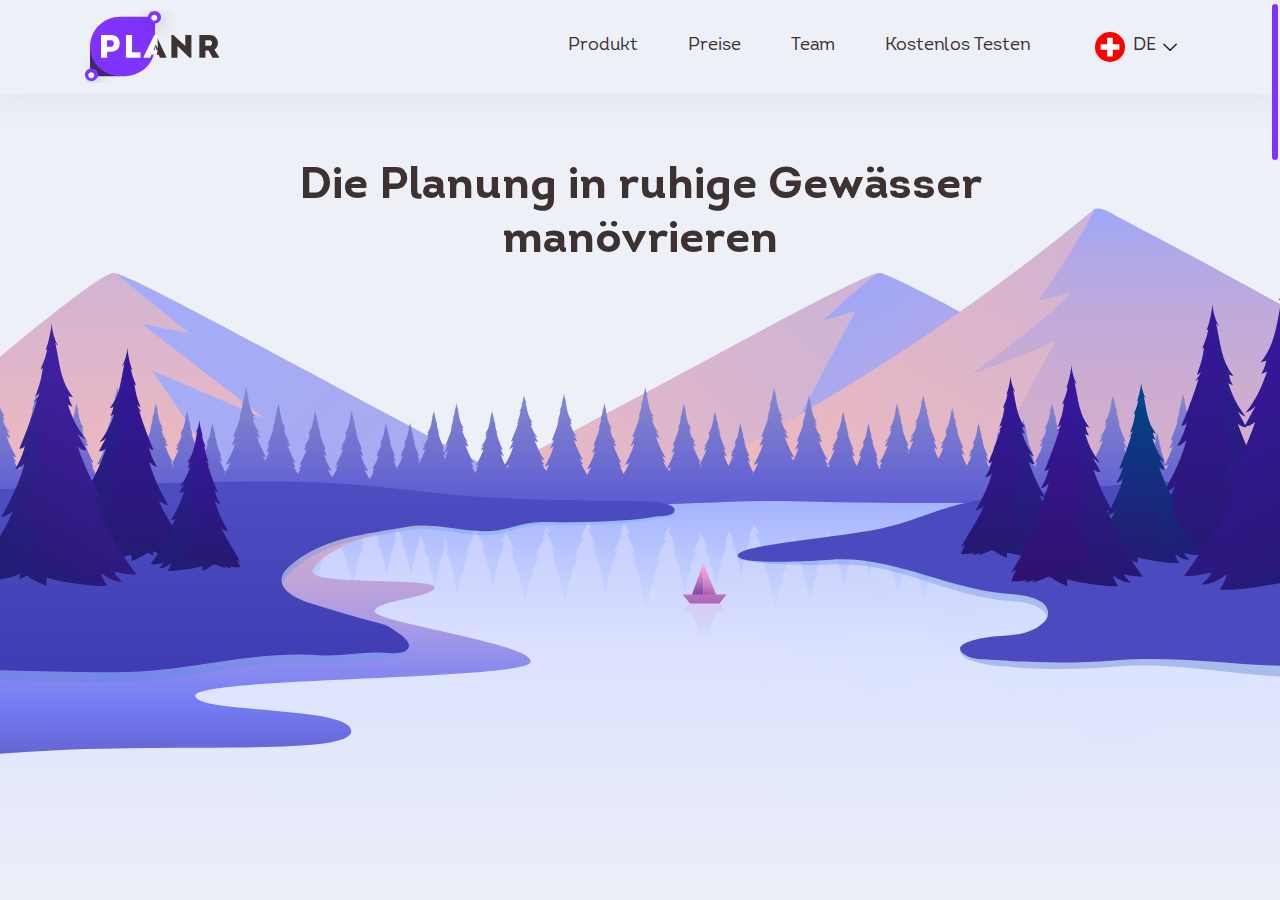
<file: index.html>
<!DOCTYPE html>
<html lang="de">
  <head>
    <meta charset="UTF-8" />
    <meta http-equiv="X-UA-Compatible" content="IE=edge" />
    <meta name="viewport" content="width=device-width, initial-scale=1.0" />
    <link rel="apple-touch-icon" sizes="76x76" href="./img/favicon/apple-touch-icon.png" />
    <link rel="icon" type="image/png" sizes="32x32" href="./img/favicon/favicon-32x32.png" />
    <link rel="icon" type="image/png" sizes="16x16" href="./img/favicon/favicon-16x16.png" />
    <link rel="manifest" href="./img/favicon/site.webmanifest" />
    <link rel="mask-icon" href="./img/favicon/safari-pinned-tab.svg" color="#5bbad5" />
    <meta name="msapplication-TileColor" content="#da532c" />
    <meta name="theme-color" content="#ffffff" />
    <title>Planr</title>

    <!-- Import Style's -->
    <link rel="stylesheet" href="./css/vendor.min.css" />
    <link rel="stylesheet" href="./css/main.css" />
  </head>

  <body>
    <!-- Header -->
    <header class="header fixed-scroll">
      <div class="container">
        <a href="index.html" class="logo">
          <picture>
            <source srcset="img/logo.svg" type="image/webp" />
            <img src="img/logo.svg" alt="Logo of Planr" />
          </picture>
        </a>
        <nav class="nav">
          <ul class="nav__list">
            <li class="nav__item">
              <a href="product.html" class="nav__link"> Produkt </a>
            </li>
            <li class="nav__item">
              <a href="price.html" class="nav__link"> Preise </a>
            </li>
            <li class="nav__item">
              <a href="team.html" class="nav__link"> Team </a>
            </li>
            <li class="nav__item">
              <a href="testing.html" class="nav__link"> Kostenlos Testen </a>
            </li>
          </ul>
          <div class="language dropdown">
            <button class="language__item dropdown__trigger">
              <picture>
                <source srcset="img/languages/ch.svg" type="image/webp" />
                <img src="img/languages/ch.svg" alt="Icon of Language" />
              </picture>
              <span class="language__title"> DE </span>
              <i class="icon-arrow-dropdown"></i>
            </button>
            <div class="language__list dropdown__item">
              <a href="en-index.html" class="language__item">
                <picture>
                  <source srcset="img/languages/en.svg" type="image/webp" />
                  <img src="img/languages/en.svg" alt="Icon of Language" />
                </picture>
                <span class="language__title"> EN </span>
              </a>
            </div>
          </div>
          <picture>
            <source srcset="img/nav-background.svg" type="image/webp" />
            <img src="img/nav-background.svg" alt="Background picture" class="nav__background" />
          </picture>
        </nav>
        <button class="burger"></button>
      </div>
    </header>
    <main>
      <!-- Hero -->
      <section class="hero">
        <div class="container">
          <h1>Die Planung in ruhige Gewässer manövrieren</h1>
          <div class="hero__image">
            <picture>
              <source srcset="img/hero-background.svg" type="image/webp" />
              <img src="img/hero-background.svg" alt="Decor image" />
            </picture>
          </div>
          <p class="hero__description">In <span class="planr">planr</span> kommt zusammen, was die Planung, Kommunikation und Informationsübermittlung jedes Unternehmens in der Baubranche vereinfacht!</p>
        </div>
        <div class="swiper plan__slider">
          <div class="swiper-wrapper">
            <div class="swiper-slide">
              <div class="plan__card">
                <div class="plan__icon">
                  <picture>
                    <source srcset="img/plan/icon-1.svg" type="image/webp" />
                    <img src="img/plan/icon-1.svg" alt="Decor icon" />
                  </picture>
                </div>
                <p class="site-description">Personalplanung</p>
              </div>
            </div>
            <div class="swiper-slide">
              <div class="plan__card">
                <div class="plan__icon">
                  <picture>
                    <source srcset="img/plan/icon-2.svg" type="image/webp" />
                    <img src="img/plan/icon-2.svg" alt="Decor icon" />
                  </picture>
                </div>
                <p class="site-description">Absenzverwaltung</p>
              </div>
            </div>
            <div class="swiper-slide">
              <div class="plan__card">
                <div class="plan__icon">
                  <picture>
                    <source srcset="img/plan/icon-3.svg" type="image/webp" />
                    <img src="img/plan/icon-3.svg" alt="Decor icon" />
                  </picture>
                </div>
                <p class="site-description">Langfristige Planung mit provisorischen Vakanzmitarbeitern</p>
              </div>
            </div>
            <div class="swiper-slide">
              <div class="plan__card">
                <div class="plan__icon">
                  <picture>
                    <source srcset="img/plan/icon-4.svg" type="image/webp" />
                    <img src="img/plan/icon-4.svg" alt="Decor icon" />
                  </picture>
                </div>
                <p class="site-description">Arbeitsmittelverwaltung</p>
              </div>
            </div>
            <div class="swiper-slide">
              <div class="plan__card">
                <div class="plan__icon">
                  <picture>
                    <source srcset="img/plan/icon-5.svg" type="image/webp" />
                    <img src="img/plan/icon-5.svg" alt="Decor icon" />
                  </picture>
                </div>
                <p class="site-description">Berechnung der Firmen- und Mitarbeiterauslastung</p>
              </div>
            </div>
            <div class="swiper-slide">
              <div class="plan__card">
                <div class="plan__icon">
                  <picture>
                    <source srcset="img/plan/icon-6.svg" type="image/webp" />
                    <img src="img/plan/icon-6.svg" alt="Decor icon" />
                  </picture>
                </div>
                <p class="site-description">Individuelle Arbeitszeiten und Feiertage</p>
              </div>
            </div>
            <div class="swiper-slide">
              <div class="plan__card">
                <div class="plan__icon">
                  <picture>
                    <source srcset="img/plan/icon-7.svg" type="image/webp" />
                    <img src="img/plan/icon-7.svg" alt="Decor icon" />
                  </picture>
                </div>
                <p class="site-description">Verschiedene Ansichten und Filtermöglichkeiten</p>
              </div>
            </div>
            <div class="swiper-slide">
              <div class="plan__card">
                <div class="plan__icon">
                  <picture>
                    <source srcset="img/plan/icon-8.svg" type="image/webp" />
                    <img src="img/plan/icon-8.svg" alt="Decor icon" />
                  </picture>
                </div>
                <p class="site-description">Von der Tages- bis zur Jahresplanung</p>
              </div>
            </div>
          </div>
          <div class="swiper-navigation">
            <div class="swiper-button-prev plan__button-prev"></div>
            <div class="swiper-pagination plan__pagination"></div>
            <div class="swiper-button-next plan__button-next"></div>
          </div>
        </div>
        <div class="container">
          <div class="video">
            <div class="video__preview">
              <picture>
                <source srcset="img/video-preview.webp" type="image/webp" />
                <img src="img/video-preview.png" alt="Video preview" />
              </picture>
            </div>
            <button class="video__play">
              <span class="video__play-content">
                <i class="icon-play"></i>
              </span>
            </button>
            <div class="video__item">
              <iframe src="https://www.youtube.com/embed/IUX1GNpdilA" title="YouTube video player" frameborder="0" allowfullscreen> </iframe>
            </div>
          </div>
        </div>
      </section>
      <!-- Benefits -->
      <section class="benefits">
        <div class="container">
          <h2>Vorteile von <span class="planr">planr</span></h2>
          <div class="swiper benefits__slider">
            <div class="swiper-wrapper benefits__wrapper">
              <div class="swiper-slide benefits__slide">
                <div class="benefits__card">
                  <img class="benefits__icon" src="./img/check-icon.svg" />
                  <p class="site-description">Einfache Benutzeroberfläche und intuitive Bedienung mittels Drag & Drop. Durch individuell erstellbare Filter und verschiedene Ansichten ist auch bei grossen Datenmengen der Überblick garantiert.</p>
                </div>
              </div>
              <div class="swiper-slide benefits__slide">
                <div class="benefits__card">
                  <img class="benefits__icon" src="./img/check-icon.svg" />
                  <p class="site-description">Ein Produkt von codeto, wird in der Schweiz entwickelt und gehostet und unterliegt somit den schweizerischen Datenschutzbedingungen.</p>
                </div>
              </div>
              <div class="swiper-slide benefits__slide">
                <div class="benefits__card">
                  <img class="benefits__icon" src="./img/check-icon.svg" />
                  <p class="site-description">Haben Sie Wünsche oder Ideen? Zusammen evaluieren wir Ihre Bedürfnisse und passen <span class="planr">planr</span> individuell für Sie an. Wir wollen gemeinsam mit Ihnen wachsen.
                  </p>
                </div>
              </div>
              <div class="swiper-slide benefits__slide">
                <div class="benefits__card">
                  <img class="benefits__icon" src="./img/check-icon.svg" />
                  <p class="site-description">
                    Mittels Schnittstellen oder manuellem Datenimport lassen sich Daten aus beliebigen Umsystemen (z.B. ERPs) in <span class="planr">planr</span> importieren und ermöglichen so eine einfache Systemintegration.
                    <span class="planr">planr</span> ist eine cloudbasierte Software und erfordert deshalb keine Installation und ist jederzeit bereit für Sie.
                  </p>
                </div>
              </div>
              <div class="swiper-slide benefits__slide">
                <div class="benefits__card">
                  <img class="benefits__icon" src="./img/check-icon.svg" />
                  <p class="site-description">
                    Egal ob Desktop, Notebook, Tablet oder Smartphone: Nutzen Sie <span class="planr">planr</span> von überall aus direkt via Webbrowser. Die Projektleitende Person plant und teilt ein und alle Mitarbeitenden erhalten die relevanten
                    Informationen mit einem Blick auf ihr Smartphone.
                  </p>
                </div>
              </div>
              <div class="swiper-slide benefits__slide">
                <div class="benefits__card">
                  <img class="benefits__icon" src="./img/check-icon.svg" />
                  <p class="site-description">Engpässe und freie Kapazitäten werden angezeigt, um frühzeitig zu handeln und optimieren.</p>
                </div>
              </div>
            </div>
            <div class="swiper-navigation">
              <div class="swiper-button-prev benefits__button-prev"></div>
              <div class="swiper-pagination benefits__pagination"></div>
              <div class="swiper-button-next benefits__button-next"></div>
            </div>
          </div>
        </div>
        <div class="benefits__background">
          <picture>
            <source srcset="img/benefits-background.svg" type="image/webp" />
            <img src="img/benefits-background.svg" alt="Decor image" />
          </picture>
        </div>
      </section>
      <!-- Testimonials -->
      <section class="testimonials">
        <div class="container">
          <h2>Kunden</h2>
          <div class="swiper testimonials__slider">
            <div class="swiper-wrapper testimonials__wrapper">
              <div class="swiper-slide">
                <div class="testimonials__card">
                  <div class="icon-quote">
                    <picture>
                      <source srcset="img/quote.svg" type="image/webp" />
                      <img src="img/quote.svg" alt="Icon of Quotes" />
                    </picture>
                  </div>
                  <p class="site-description">
                    Mit <span class="planr">planr</span> haben wir nach längerer Evaluation ein professionelles Tool für die Einsatzplanung unserer Mitarbeitenden gefunden. Für uns war wichtig, dass wir das Projektgeschäft mit einem Planungshorizont
                    von Wochen und Monaten mit der gleichen Applikation planen können wie Serviceaufträge, welche eher Stundengeschäfte sind. Weitere Highlights sind für uns das Verhindern von Doppelbuchungen, die Möglichkeit zur Speicherung der
                    exakten Arbeitszeiten sowie die verschiedenen Filter. Ich bin überzeugt, dass wir mit dem Einsatz von <span class="planr">planr</span> unsere Leerzeiten reduziert und die Mitarbeitereinsätze optimiert haben:
                    <span class="planr">planr</span> sorgt dafür, dass wir zur richtigen Zeit am richtigen Ort sind, und das freut nicht nur uns, sondern vor allem unsere Kunden.
                  </p>

                  <div class="testimonials__photo">
                    <img src="img/testimonials/testimonial-author-1.jpg" alt="Author photo" />
                  </div>
                  <h3 class="testimonials__author">Bruno Huonder</h3>
                  <span class="testimonials__company"> Leiter Baumann Koelliker Gruppe </span>
                </div>
              </div>
            </div>
          </div>
          <div class="swiper-navigation">
            <div class="swiper-button-prev testimonials__button-prev"></div>
            <div class="swiper-pagination testimonials__pagination"></div>
            <div class="swiper-button-next testimonials__button-next"></div>
          </div>
        </div>
      </section>
      <!-- Contacts -->
      <section class="contacts">
        <div class="container">
          <h3>Melden Sie sich für eine kostenlose Beratung, eine Demo oder mit allgemeinen Fragen. Wir antworten innerhalb eines Arbeitstages und freuen uns auf Sie.</h3>
          <form action="" id="form" class="form">
            <div class="form__field">
              <input type="text" name="user_name" id="user_name" placeholder="Name" />
            </div>
            <div class="form__field">
              <input type="text" name="user_company" id="user_company" placeholder="Unternehmen" />
            </div>
            <div class="form__field">
              <input type="email" name="user_email" id="user_email" placeholder="E-Mail" />
            </div>
            <div class="form__field">
              <textarea name="" id="" placeholder="Nachricht"></textarea>
            </div>
            <button type="submit" class="btn-primary">Senden</button>
          </form>
        </div>
        <div class="contacts__background">
          <picture>
            <source srcset="img/contacts-background.svg" type="image/webp" />
            <img src="img/contacts-background.svg" alt="Background image" />
          </picture>
        </div>
      </section>
    </main>

    <!-- Footer -->
    <footer class="footer">
      <div class="container">
        <a href="index.html" class="logo">
          <picture>
            <source srcset="img/logo.svg" type="image/webp" />
            <img src="img/logo.svg" alt="Logo of Planr" />
          </picture>
        </a>
        <div class="footer__wrapper">
          <ul class="footer__list">
            <li class="footer__item">
              <a href="product.html" class="footer__link">Produkt </a>
            </li>
            <li class="footer__item">
              <a href="price.html" class="footer__link">Preise </a>
            </li>
            <li class="footer__item">
              <a href="team.html" class="footer__link">Team </a>
            </li>
            <li class="footer__item">
              <a href="testing.html" class="footer__link">Kostenlos Testen </a>
            </li>
          </ul>
          <div class="footer__software">
            <picture>
              <source srcset="img/swiss-made-software.svg" type="image/webp" />
              <img src="img/swiss-made-software.svg" alt="Icon of Briefcase" />
            </picture>
          </div>
        </div>
        <div class="footer__wrapper secondary">
          <!-- <ul class="footer__list">
          <li class="footer__item">
            <a href="#" class="footer__link">
              FAQ
            </a>
          </li>
          <li class="footer__item">
            <a href="#" class="footer__link">
              Impressum
            </a>
          </li>
          <li class="footer__item">
            <a href="#" class="footer__link">
              Datenschutzerklärung
            </a>
          </li>
          <li class="footer__item">
            <a href="#" class="footer__link">
              AGB
            </a>
          </li>
        </ul> -->
          <a href="https://codeto.ch/" class="footer__copyright"> @ 2020 - 2022 codeto GmbH </a>
        </div>
      </div>
    </footer>

    <!-- Import Script's -->
    <script src="./js/vendor.min.js"></script>
    <script src="./js/main.js"></script>
  </body>
</html>
</file>
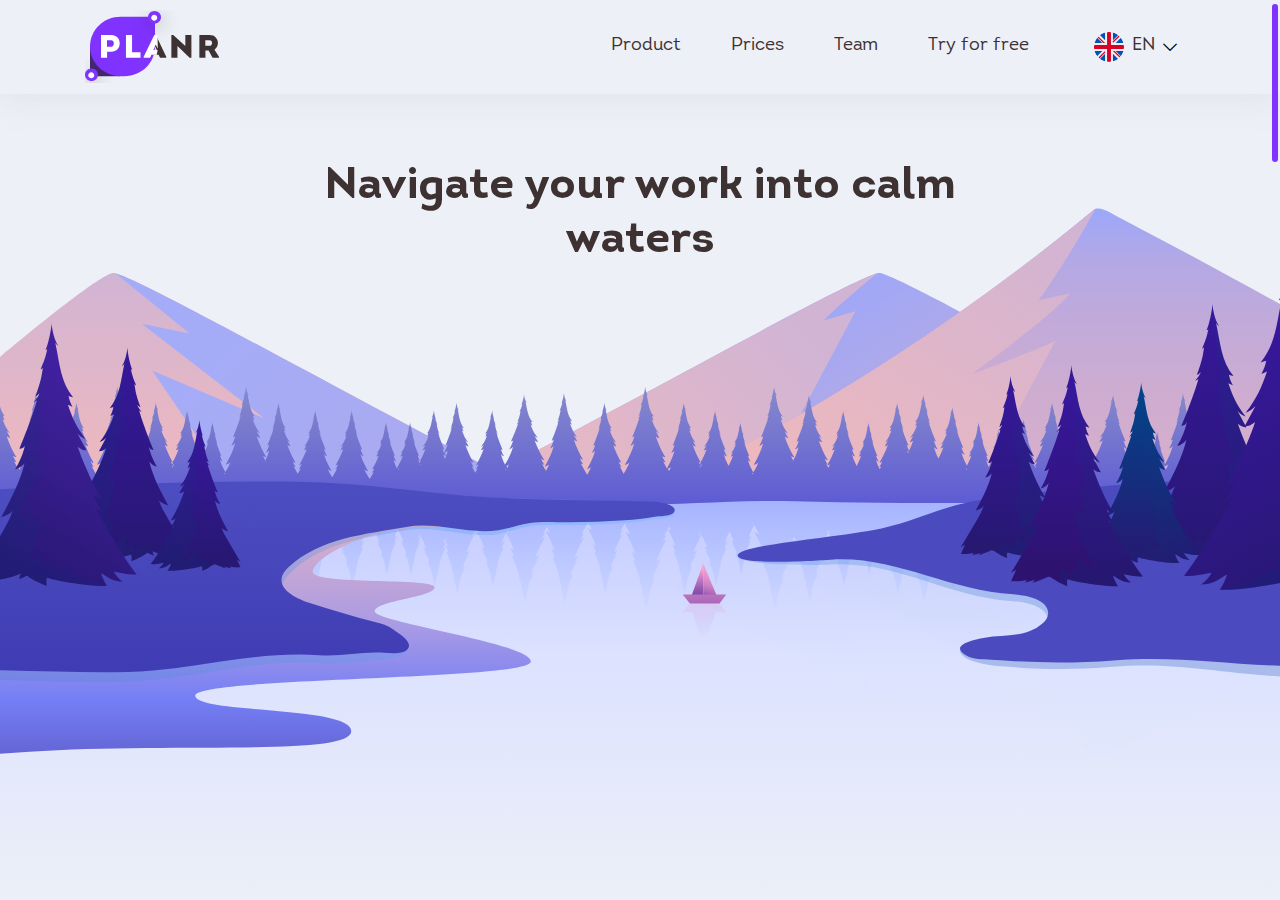
<file: en-index.html>
<!DOCTYPE html>
<html lang="en">

<head>
  <meta charset="UTF-8">
  <meta http-equiv="X-UA-Compatible" content="IE=edge">
  <meta name="viewport" content="width=device-width, initial-scale=1.0">
  <link rel="apple-touch-icon" sizes="76x76" href="./img/favicon/apple-touch-icon.png">
  <link rel="icon" type="image/png" sizes="32x32" href="./img/favicon/favicon-32x32.png">
  <link rel="icon" type="image/png" sizes="16x16" href="./img/favicon/favicon-16x16.png">
  <link rel="manifest" href="./img/favicon/site.webmanifest">
  <link rel="mask-icon" href="./img/favicon/safari-pinned-tab.svg" color="#5bbad5">
  <meta name="msapplication-TileColor" content="#da532c">
  <meta name="theme-color" content="#ffffff">
  <title>Planr</title>

  <!-- Import Style's -->
  <link rel="stylesheet" href="./css/vendor.min.css">
  <link rel="stylesheet" href="./css/main.css">
</head>

<body>

  <!-- Header -->
  <header class="header">
    <div class="container">
      <a href="en-index.html" class="logo">
        <picture>
          <source srcset="img/logo.svg" type="image/webp"><img src="img/logo.svg" alt="Logo of Planr">
        </picture>
      </a>
      <nav class="nav">
        <ul class="nav__list">
          <li class="nav__item">
            <a href="en-product.html" class="nav__link">
              Product
            </a>
          </li>
          <li class="nav__item">
            <a href="en-price.html" class="nav__link">
              Prices
            </a>
          </li>
          <li class="nav__item">
            <a href="en-team.html" class="nav__link">
              Team
            </a>
          </li>
          <li class="nav__item">
            <a href="en-testing.html" class="nav__link">
              Try for free
            </a>
          </li>
        </ul>
        <div class="language dropdown">
          <button class="language__item dropdown__trigger">
            <picture>
              <source srcset="img/languages/en.svg" type="image/webp"><img src="img/languages/en.svg"
                alt="Icon of Language">
            </picture>
            <span class="language__title">
              EN
            </span>
            <i class="icon-arrow-dropdown"></i>
          </button>
          <div class="language__list dropdown__item">
            <a href="index.html" class="language__item">
              <picture>
                <source srcset="img/languages/ch.svg" type="image/webp"><img src="img/languages/ch.svg"
                  alt="Icon of Language">
              </picture>
              <span class="language__title">
                DE
              </span>
            </a>
          </div>
        </div>
        <picture>
          <source srcset="img/nav-background.svg" type="image/webp"><img src="img/nav-background.svg"
            alt="Background picture" class="nav__background">
        </picture>
      </nav>
      <button class="burger"></button>
    </div>
  </header>
  <main>
    <!-- Hero -->
    <section class="hero">
      <div class="container">
        <h1>Navigate your work into calm waters</h1>
        <div class="hero__image">
          <picture>
            <source srcset="img/hero-background.svg" type="image/webp"><img src="img/hero-background.svg"
              alt="Decor image">
          </picture>
        </div>
        <p class="hero__description"><span class="planr">planr</span> brings together what simplifies the planning, communication and information transfer for every company in the construction industry!
        </p>
      </div>
      <div class="swiper plan__slider">
        <div class="swiper-wrapper">
          <div class="swiper-slide">
            <div class="plan__card">
              <div class="plan__icon">
                <picture>
                  <source srcset="img/plan/icon-1.svg" type="image/webp"><img src="img/plan/icon-1.svg"
                    alt="Decor icon">
                </picture>
              </div>
              <p class="site-description">
                Personnel planning
              </p>
            </div>
          </div>
          <div class="swiper-slide">
            <div class="plan__card">
              <div class="plan__icon">
                <picture>
                  <source srcset="img/plan/icon-2.svg" type="image/webp"><img src="img/plan/icon-2.svg"
                    alt="Decor icon">
                </picture>
              </div>
              <p class="site-description">
                Absence management
              </p>
            </div>
          </div>
          <div class="swiper-slide">
            <div class="plan__card">
              <div class="plan__icon">
                <picture>
                  <source srcset="img/plan/icon-3.svg" type="image/webp"><img src="img/plan/icon-3.svg"
                    alt="Decor icon">
                </picture>
              </div>
              <p class="site-description">
                Long-term planning with provisional vacancy employees
              </p>
            </div>
          </div>
          <div class="swiper-slide">
            <div class="plan__card">
              <div class="plan__icon">
                <picture>
                  <source srcset="img/plan/icon-4.svg" type="image/webp"><img src="img/plan/icon-4.svg"
                    alt="Decor icon">
                </picture>
              </div>
              <p class="site-description">
                Work equipment management
              </p>
            </div>
          </div>
          <div class="swiper-slide">
            <div class="plan__card">
              <div class="plan__icon">
                <picture>
                  <source srcset="img/plan/icon-5.svg" type="image/webp"><img src="img/plan/icon-5.svg"
                    alt="Decor icon">
                </picture>
              </div>
              <p class="site-description">
                Calculation of company and employee utilization
              </p>
            </div>
          </div>
          <div class="swiper-slide">
            <div class="plan__card">
              <div class="plan__icon">
                <picture>
                  <source srcset="img/plan/icon-6.svg" type="image/webp"><img src="img/plan/icon-6.svg"
                    alt="Decor icon">
                </picture>
              </div>
              <p class="site-description">
                Individual working hours and holidays
              </p>
            </div>
          </div>
          <div class="swiper-slide">
            <div class="plan__card">
              <div class="plan__icon">
                <picture>
                  <source srcset="img/plan/icon-7.svg" type="image/webp"><img src="img/plan/icon-7.svg"
                    alt="Decor icon">
                </picture>
              </div>
              <p class="site-description">
                Different views and filter options
              </p>
            </div>
          </div>
          <div class="swiper-slide">
            <div class="plan__card">
              <div class="plan__icon">
                <picture>
                  <source srcset="img/plan/icon-8.svg" type="image/webp"><img src="img/plan/icon-8.svg"
                    alt="Decor icon">
                </picture>
              </div>
              <p class="site-description">
                From daily to yearly planning
              </p>
            </div>
          </div>
        </div>
        <div class="swiper-navigation">
          <div class="swiper-button-prev plan__button-prev"></div>
          <div class="swiper-pagination plan__pagination"></div>
          <div class="swiper-button-next plan__button-next"></div>
        </div>
      </div>
      <div class="container">
        <div class="video">
          <div class="video__preview">
            <picture>
              <source srcset="img/video-preview.webp" type="image/webp"><img src="img/video-preview.png"
                alt="Video preview">
            </picture>
          </div>
          <button class="video__play">
            <span class="video__play-content">
              <i class="icon-play"></i>
            </span>
          </button>
          <div class="video__item">
            <iframe src="https://www.youtube.com/embed/IUX1GNpdilA" title="YouTube video player" frameborder="0"
              allowfullscreen>
            </iframe>
          </div>
        </div>
      </div>
    </section>
    <!-- Benefits -->
    <section class="benefits">
      <div class="container">
        <h2>Advantages of <span class="planr">planr</span></h2>
        <div class="swiper benefits__slider">
          <div class="swiper-wrapper benefits__wrapper">
            <div class="swiper-slide benefits__slide">
              <div class="benefits__card">
                <img class="benefits__icon" src="./img/check-icon.svg">
                <p class="site-description">
                  Simple user interface and intuitive operation via drag & drop. Due to individually createable filters and different views, the clear  overview is guaranteed even with large amounts of data. 
                </p>
              </div>
            </div>
            <div class="swiper-slide benefits__slide">
              <div class="benefits__card">
                <img class="benefits__icon" src="./img/check-icon.svg">
                <p class="site-description">
                  A product of codeto, developed and hosted in Switzerland and is therefore subject to Swiss data protection law. 

                </p>
              </div>
            </div>
            <div class="swiper-slide benefits__slide">
              <div class="benefits__card">
                <img class="benefits__icon" src="./img/check-icon.svg">
                <p class="site-description">
                  Do you have any wishes or ideas? Together we evaluate your needs and customize <span class="planr">planr</span> individually for you. We want to grow together with you.

                </p>
              </div>
            </div>
            <div class="swiper-slide benefits__slide">
              <div class="benefits__card">
                <img class="benefits__icon" src="./img/check-icon.svg">
                <p class="site-description">
                  Using interfaces or manual data import, data from any surrounding systems (e.g. ERPs) can be imported into <span class="planr">planr</span>, enabling easy system integration. <span class="planr">planr</span> is a cloud-based software and therefore requires no installation and is available everywhere anytime.

                </p>
              </div>
            </div>
            <div class="swiper-slide benefits__slide">
              <div class="benefits__card">
                <img class="benefits__icon" src="./img/check-icon.svg">
                <p class="site-description">
                  Whether desktop, notebook, tablet or smartphone: Use <span class="planr">planr</span> from anywhere directly via web browser. The project manager plans and assigns tasks, and all employees receive the relevant information on their smartphones. 

                </p>
              </div>
            </div>
            <div class="swiper-slide benefits__slide">
              <div class="benefits__card">
                <img class="benefits__icon" src="./img/check-icon.svg">
                <p class="site-description">
                  By using business intelligence, planning can be largely automated in the longer term if desired. Bottlenecks and free capacities are displayed in order to act and optimize at an early stage.

                </p>
              </div>
            </div>
          </div>
          <div class="swiper-navigation">
            <div class="swiper-button-prev benefits__button-prev"></div>
            <div class="swiper-pagination benefits__pagination"></div>
            <div class="swiper-button-next benefits__button-next"></div>
          </div>
        </div>
      </div>
      <div class="benefits__background">
        <picture>
          <source srcset="img/benefits-background.svg" type="image/webp"><img src="img/benefits-background.svg"
            alt="Decor image">
        </picture>
      </div>
    </section>
    <!-- Testimonials -->
    <section class="testimonials">
      <div class="container">
        <h2>Customers</h2>
        <div class="swiper testimonials__slider">
          <div class="swiper-wrapper testimonials__wrapper">
            <div class="swiper-slide">
              <div class="testimonials__card">
                <div class="icon-quote">
                  <picture>
                    <source srcset="img/quote.svg" type="image/webp"><img src="img/quote.svg" alt="Icon of Quotes">
                  </picture>
                </div>
                <p class="site-description">
                  After a lengthy evaluation, we found a professional tool for scheduling our employees in <span class="planr">planr</span>. It was important for us that we can plan project business with a planning horizon of weeks and months with the same application as service orders, which are more of an hourly business. Other highlights for us are the prevention of double bookings, the possibility to save exact working times and the various filters. I am convinced that by using <span class="planr">planr</span>, we have reduced our idle times and optimized employee deployments: <span class="planr">planr</span> ensures that we are in the right place at the right time, and that pleases not only us, but above all our customers.

                </p>
                <div class="testimonials__photo">
                  <img src="img/testimonials/testimonial-author-1.jpg" alt="Author photo">
                </div>
                <h3 class="testimonials__author">
                  Bruno Huonder
                </h3>
                <span class="testimonials__company">
                  CEO Baumann Koelliker Gruppe
                </span>
              </div>
            </div>
          </div>
        </div>
        <div class="swiper-navigation">
          <div class="swiper-button-prev testimonials__button-prev"></div>
          <div class="swiper-pagination testimonials__pagination"></div>
          <div class="swiper-button-next testimonials__button-next"></div>
        </div>
      </div>
    </section>
    <!-- Contacts -->
    <section class="contacts">
      <div class="container">
        <h3>Contact us for a free consultation, demo or with general questions. We will respond within one working day and look forward to hearing from you. 

        </h3>
        <form action="" id="form" class="form">
          <div class="form__field">
            <input type="text" name="user_name" id="user_name" placeholder="Name">
          </div>
          <div class="form__field">
            <input type="text" name="user_company" id="user_company" placeholder="Company">
          </div>
          <div class="form__field">
            <input type="email" name="user_email" id="user_email" placeholder="E-mail">
          </div>
          <div class="form__field">
            <textarea name="" id="" placeholder="Message"></textarea>
          </div>
          <button type="submit" class="btn-primary">
            Send
          </button>
        </form>
      </div>
      <div class="contacts__background">
        <picture>
          <source srcset="img/contacts-background.svg" type="image/webp"><img src="img/contacts-background.svg"
            alt="Background image">
        </picture>
      </div>
    </section>
  </main>

  <!-- Footer -->
  <footer class="footer">
    <div class="container">
      <a href="en-index.html" class="logo">
        <picture>
          <source srcset="img/logo.svg" type="image/webp"><img src="img/logo.svg" alt="Logo of Planr">
        </picture>
      </a>
      <div class="footer__wrapper">
        <ul class="footer__list">
          <li class="footer__item">
            <a href="en-product.html" class="footer__link">
              Product
            </a>
          </li>
          <li class="footer__item">
            <a href="en-price.html" class="footer__link">
              Prices
            </a>
          </li>
          <li class="footer__item">
            <a href="en-team.html" class="footer__link">
              Team
            </a>
          </li>
          <li class="footer__item">
            <a href="en-testing.html" class="footer__link">
              Try for free
            </a>
          </li>
        </ul>
        <div class="footer__software">
          <picture>
            <source srcset="img/swiss-made-software.svg" type="image/webp"><img src="img/swiss-made-software.svg"
              alt="Icon of Briefcase">
          </picture>
        </div>
      </div>
      <div class="footer__wrapper secondary">
        <!-- <ul class="footer__list">
          <li class="footer__item">
            <a href="#" class="footer__link">
              FAQ
            </a>
          </li>
          <li class="footer__item">
            <a href="#" class="footer__link">
              Impressum
            </a>
          </li>
          <li class="footer__item">
            <a href="#" class="footer__link">
              Datenschutzerklärung
            </a>
          </li>
          <li class="footer__item">
            <a href="#" class="footer__link">
              AGB
            </a>
          </li>
        </ul> -->
        <a href="https://codeto.ch/" class="footer__copyright">
          @ 2020 - 2022 codeto GmbH
          </span>
      </div>
    </div>
  </footer>

  <!-- Import Script's -->
  <script src="./js/vendor.min.js"></script>
  <script src="./js/main.js"></script>
</body>

</html>
</file>
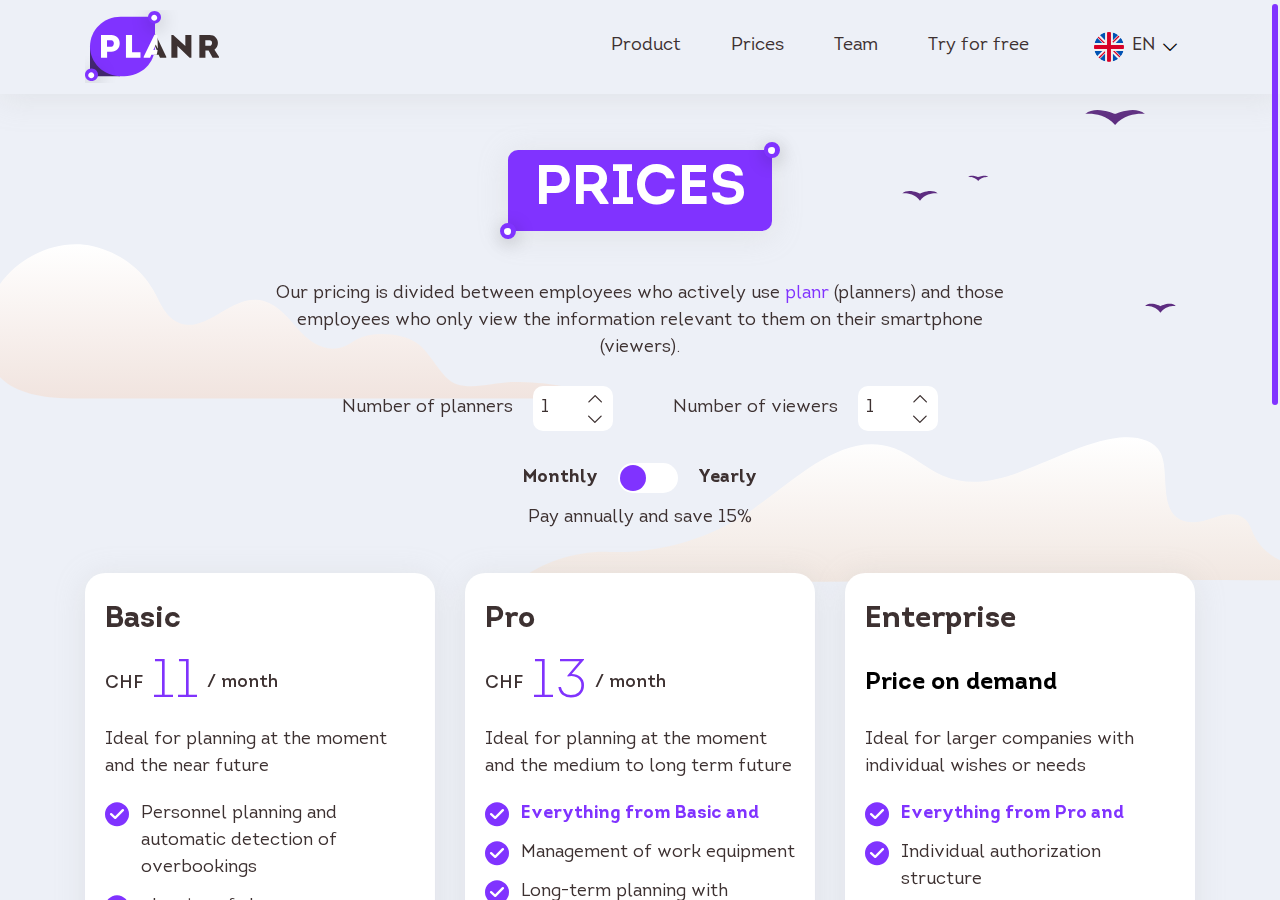
<file: en-price.html>
<!DOCTYPE html>
<html lang="en">

<head>
  <meta charset="UTF-8">
  <meta http-equiv="X-UA-Compatible" content="IE=edge">
  <meta name="viewport" content="width=device-width, initial-scale=1.0">
  <link rel="apple-touch-icon" sizes="76x76" href="./img/favicon/apple-touch-icon.png">
  <link rel="icon" type="image/png" sizes="32x32" href="./img/favicon/favicon-32x32.png">
  <link rel="icon" type="image/png" sizes="16x16" href="./img/favicon/favicon-16x16.png">
  <link rel="manifest" href="./img/favicon/site.webmanifest">
  <link rel="mask-icon" href="./img/favicon/safari-pinned-tab.svg" color="#5bbad5">
  <meta name="msapplication-TileColor" content="#da532c">
  <meta name="theme-color" content="#ffffff">
  <title>Planr</title>

  <!-- Import Style's -->
  <link rel="stylesheet" href="./css/vendor.min.css">
  <link rel="stylesheet" href="./css/main.css">
</head>

<body>
  <div class="overlay"></div>
  <!-- Header -->
  <header class="header">
    <div class="container">
      <a href="en-index.html" class="logo">
        <picture>
          <source srcset="img/logo.svg" type="image/webp"><img src="img/logo.svg" alt="Logo of Planr">
        </picture>
      </a>
      <nav class="nav">
        <ul class="nav__list">
          <li class="nav__item">
            <a href="en-product.html" class="nav__link">
              Product
            </a>
          </li>
          <li class="nav__item">
            <a href="en-price.html" class="nav__link">
              Prices
            </a>
          </li>
          <li class="nav__item">
            <a href="en-team.html" class="nav__link">
              Team
            </a>
          </li>
          <li class="nav__item">
            <a href="en-testing.html" class="nav__link">
              Try for free
            </a>
          </li>
        </ul>
        <div class="language dropdown">
          <button class="language__item dropdown__trigger">
            <picture>
              <source srcset="img/languages/en.svg" type="image/webp"><img src="img/languages/en.svg"
                alt="Icon of Language">
            </picture>
            <span class="language__title">
              EN
            </span>
            <i class="icon-arrow-dropdown"></i>
          </button>
          <div class="language__list dropdown__item">
            <a href="price.html" class="language__item">
              <picture>
                <source srcset="img/languages/ch.svg" type="image/webp"><img src="img/languages/ch.svg"
                  alt="Icon of Language">
              </picture>
              <span class="language__title">
                DE
              </span>
            </a>
          </div>
        </div>
        <picture>
          <source srcset="img/nav-background.svg" type="image/webp"><img src="img/nav-background.svg"
            alt="Background picture" class="nav__background">
        </picture>
      </nav>
      <button class="burger"></button>
    </div>
  </header>
  <main>
    <!-- Hero -->
    <section class="rate">
      <div class="container">
        <h1 class="site__title">Prices</h1>
        <p class="site-description">
          Our pricing is divided between employees who actively use <span class="planr">planr</span> (planners) and those employees who only view the information relevant to them on their smartphone (viewers). 
        </p>
        <div class="counter__table">
          <div class="counter__item">
            <div class="counter__text">
              <h5>Number of planners</h5>
            </div>
            <div class="counter__wrapper">
              <input type="number" class="counter__input counter__planners" min="1" max="999" value="1">
              <div class="counter__buttons">
                <div class="counter__plus">
                  <i class="icon-arrow-dropdown"></i>
                </div>
                <div class="counter__minus">
                  <i class="icon-arrow-dropdown"></i>
                </div>
              </div>
            </div>
          </div>
          <div class="counter__item">
            <div class="counter__text">
              <h5>Number of viewers</h5>
            </div>
            <div class="counter__wrapper">
              <input type="number" class="counter__input counter__viewers" min="1" max="999" value="1">
              <div class="counter__buttons">
                <div class="counter__plus">
                  <i class="icon-arrow-dropdown"></i>
                </div>
                <div class="counter__minus">
                  <i class="icon-arrow-dropdown"></i>
                </div>
              </div>
            </div>
          </div>
        </div>
        <div class="switch">
          <span class="switch__text">Monthly</span>
          <label class="switch__label">
            <input class="switch__input" type="checkbox">
          </label>
          <span class="switch__text">Yearly</span>
        </div>
        <p class="site-description small">Pay annually and save 15%</p>
        <div class="rate__table">
          <div class="rate__wrapper">
            <div class="rate-card">
              <div class="rate-card__body">
                <h3>Basic</h3>
                <div class="total total-basic-wrapper">
                  <div class="total-text">CHF</div>
                  <div class="total-number total-basic price-month-eng">11</div>
                  <div class="total-number total-basic discount discount-basic price-year-eng">10</div>
                </div>
                <p class="site-description">Ideal for planning at the moment and the near future</p>
                <ul>
                  <li>Personnel planning and automatic detection of overbookings</li>
                  <li>planning of absences</li>
                  <li>Individualization of working hours and holidays</li>
                  <li>Views for daily, weekly and annual planning</li>
                  <li>Filter options</li>
                </ul>
              </div>
              <div class="rate-card__price">
                <span class="price">
                  <strong>CHF 8</strong> / planners and month
                </span>
                <span class="price">
                  <strong>CHF 3</strong> / viewers and month
                </span>
              </div>
              <div class="rate-card__background">
                <picture>
                  <source srcset="img/rate/rate-1.svg" type="image/webp"><img src="img/rate/rate-1.svg"
                    alt="Decor image">
                </picture>
              </div>
              <button class="btn-primary modal-trigger">
                Start
              </button>
            </div>
          </div>
          <div class="rate__wrapper">
            <div class="rate-card">
              <div class="rate-card__body">
                <h3>Pro</h3>
                <div class="total total-pro-wrapper">
                  <div class="total-text">CHF </div>
                  <div class="total-number total-pro price-month-eng">13</div>
                  <div class="total-number total-pro discount discount-pro price-year-eng">12</div>
                </div>
                <p class="site-description">Ideal for planning at the moment and the medium to long term future</p>
                <ul>
                  <li class="rate-card__includes"><strong>Everything from Basic and</strong></li>
                  <li>Management of work equipment</li>
                  <li>Long-term planning with provisional vacancy employees
                  </li>
                  <li>Calculation of company and employee workload incl. graphical overview</li>
                </ul>
              </div>
              <div class="rate-card__price">
                <span class="price">
                  <strong>CHF 10</strong> / planners and month
                </span>
                <span class="price">
                  <strong>CHF 3</strong> / viewers and month
                </span>
              </div>
              <div class="rate-card__background">
                <picture>
                  <source srcset="img/rate/rate-2.svg" type="image/webp"><img src="img/rate/rate-2.svg"
                    alt="Decor image">
                </picture>
              </div>
              <button class="btn-primary modal-trigger">
                Start
              </button>
            </div>
          </div>
          <div class="rate__wrapper">
            <div class="rate-card">
              <div class="rate-card__body">
                <h3>Enterprise</h3>
                <h4 class="rate-card__enterprise__price">Price on demand</h4>
                <p class="site-description">Ideal for larger companies with individual wishes or needs</p>
                <ul>
                  <li class="rate-card__includes"><strong>Everything from Pro and</strong></li>
                  <li>Individual authorization structure</li>
                  <li>ERP connection</li>
                  <li>Single Sign-On (SSO) connection (e.g. Microsoft Active Directory)</li>
                  <li>Companies with multiple branches</li>
                  <li>Company-wide training</li>
                  <li>White label solution</li>
                </ul>
              </div>
              <div class="rate-card__price rate-card__no-price">
                <!-- <span class="price">
                  
                </span> -->
              </div>
              <div class="rate-card__background">
                <picture>
                  <source srcset="img/rate/rate-3.svg" type="image/webp"><img src="img/rate/rate-3.svg"
                    alt="Decor image">
                </picture>
              </div>
              <button class="btn-primary modal-trigger">
                Contact us
              </button>
            </div>
          </div>
        </div>
      </div>
      <div class="rate__background">
        <picture>
          <source srcset="img/team-background.svg" type="image/webp"><img src="img/team-background.svg"
            alt="Decor image">
        </picture>
      </div>
    </section>
    <!-- Contacts-modal -->
    <div class="modal">
      <div class="modal__container">
        <form action="" id="form" class="modal__form">
          <h4>Please, fill out the contact form. We will get back to you within one working day</h4>
          <div class="form__field">
            <input type="text" name="user_name" id="user_name" placeholder="Name">
          </div>
          <div class="form__field">
            <input type="email" name="user_email" id="user_email" placeholder="E-Mail">
          </div>
          <div class="form__field">
            <textarea name="" id="" placeholder="Message"></textarea>
          </div>
          <button type="submit" class="btn-primary">Send</button>
        </form>
        <button class="modal__close modal-trigger">
          <i class="icon-close"></i>
        </button>
      </div>
      <div class="modal__container submit">
        <h4>Thank you, your information was sent successfully!</h4>
        <button class="btn-primary modal-trigger">
          Okay
        </button>
      </div>
    </div>
  </main>

  <!-- Footer -->
  <footer class="footer">
    <div class="container">
      <a href="en-index.html" class="logo">
        <picture>
          <source srcset="img/logo.svg" type="image/webp"><img src="img/logo.svg" alt="Logo of Planr">
        </picture>
      </a>
      <div class="footer__wrapper">
        <ul class="footer__list">
          <li class="footer__item">
            <a href="en-product.html" class="footer__link">
              Product
            </a>
          </li>
          <li class="footer__item">
            <a href="en-price.html" class="footer__link">
              Prices
            </a>
          </li>
          <li class="footer__item">
            <a href="en-team.html" class="footer__link">
              Team
            </a>
          </li>
          <li class="footer__item">
            <a href="en-testing.html" class="footer__link">
              Try for free
            </a>
          </li>
        </ul>
        <div class="footer__software">
          <picture>
            <source srcset="img/swiss-made-software.svg" type="image/webp"><img src="img/swiss-made-software.svg"
              alt="Icon of Briefcase">
          </picture>
        </div>
      </div>
      <div class="footer__wrapper secondary">
        <!-- <ul class="footer__list">
          <li class="footer__item">
            <a href="#" class="footer__link">
              FAQ
            </a>
          </li>
          <li class="footer__item">
            <a href="#" class="footer__link">
              Impressum
            </a>
          </li>
          <li class="footer__item">
            <a href="#" class="footer__link">
              Datenschutzerklärung
            </a>
          </li>
          <li class="footer__item">
            <a href="#" class="footer__link">
              AGB
            </a>
          </li>
        </ul> -->
        <a href="https://codeto.ch/" class="footer__copyright">
          @ 2020 - 2022 codeto GmbH
          </span>
      </div>
    </div>
  </footer>

  <!-- Import Script's -->
  <script src="./js/vendor.min.js"></script>
  <script src="./js/main.js"></script>
</body>

</html>
</file>
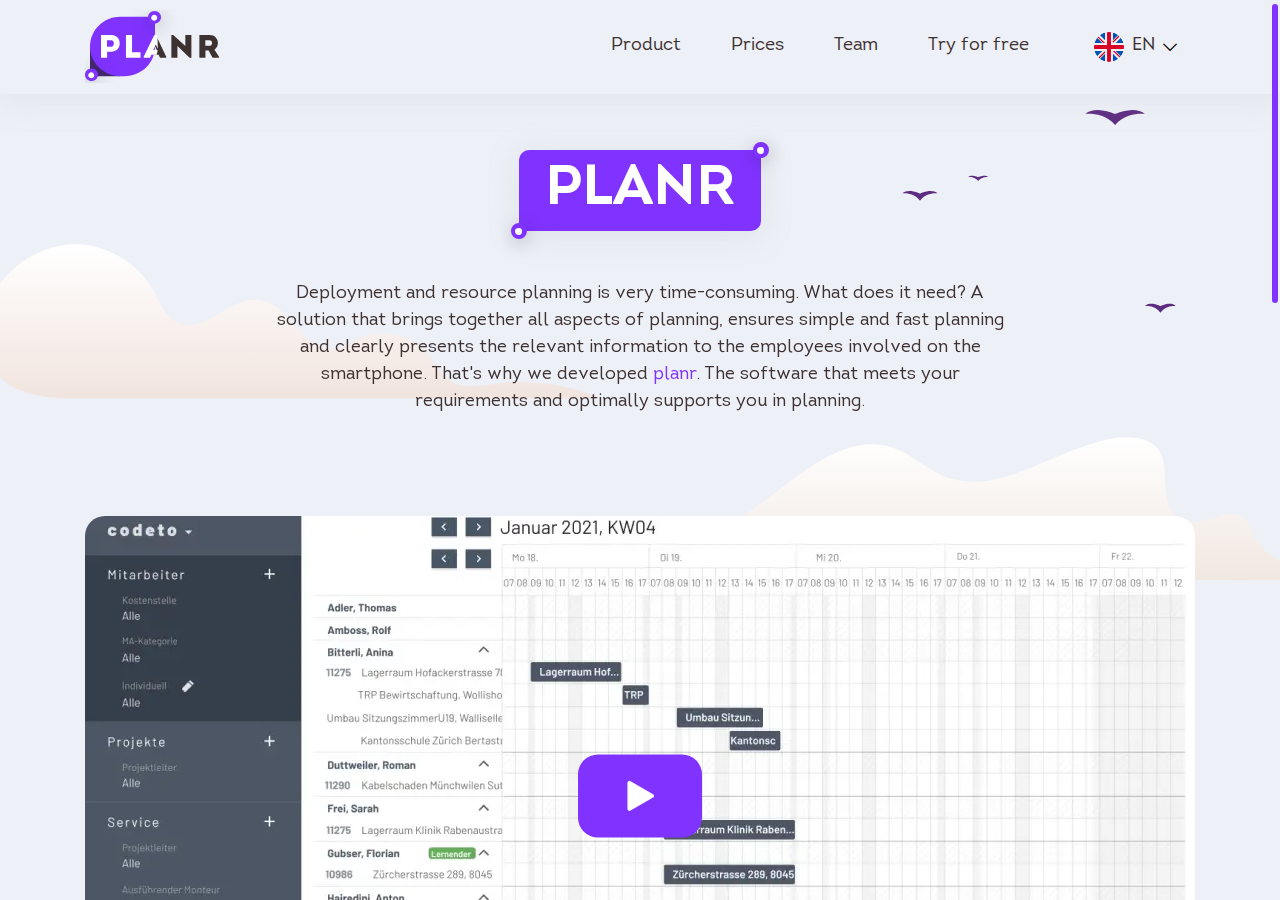
<file: en-product.html>
<!DOCTYPE html>
<html lang="en">

<head>
  <meta charset="UTF-8">
  <meta http-equiv="X-UA-Compatible" content="IE=edge">
  <meta name="viewport" content="width=device-width, initial-scale=1.0">
  <link rel="apple-touch-icon" sizes="76x76" href="./img/favicon/apple-touch-icon.png">
  <link rel="icon" type="image/png" sizes="32x32" href="./img/favicon/favicon-32x32.png">
  <link rel="icon" type="image/png" sizes="16x16" href="./img/favicon/favicon-16x16.png">
  <link rel="manifest" href="./img/favicon/site.webmanifest">
  <link rel="mask-icon" href="./img/favicon/safari-pinned-tab.svg" color="#5bbad5">
  <meta name="msapplication-TileColor" content="#da532c">
  <meta name="theme-color" content="#ffffff">
  <title>Planr</title>

  <!-- Import Style's -->
  <link rel="stylesheet" href="./css/vendor.min.css">
  <link rel="stylesheet" href="./css/main.css">
</head>

<body>

  <!-- Header -->
  <header class="header">
    <div class="container">
      <a href="en-index.html" class="logo">
        <picture>
          <source srcset="img/logo.svg" type="image/webp"><img src="img/logo.svg" alt="Logo of Planr">
        </picture>
      </a>
      <nav class="nav">
        <ul class="nav__list">
          <li class="nav__item">
            <a href="en-product.html" class="nav__link">
              Product
            </a>
          </li>
          <li class="nav__item">
            <a href="en-price.html" class="nav__link">
              Prices
            </a>
          </li>
          <li class="nav__item">
            <a href="en-team.html" class="nav__link">
              Team
            </a>
          </li>
          <li class="nav__item">
            <a href="en-testing.html" class="nav__link">
              Try for free
            </a>
          </li>
        </ul>
        <div class="language dropdown">
          <button class="language__item dropdown__trigger">
            <picture>
              <source srcset="img/languages/en.svg" type="image/webp"><img src="img/languages/en.svg"
                alt="Icon of Language">
            </picture>
            <span class="language__title">
              EN
            </span>
            <i class="icon-arrow-dropdown"></i>
          </button>
          <div class="language__list dropdown__item">
            <a href="product.html" class="language__item">
              <picture>
                <source srcset="img/languages/ch.svg" type="image/webp"><img src="img/languages/ch.svg"
                  alt="Icon of Language">
              </picture>
              <span class="language__title">
                DE
              </span>
            </a>
          </div>
        </div>
        <picture>
          <source srcset="img/nav-background.svg" type="image/webp"><img src="img/nav-background.svg"
            alt="Background picture" class="nav__background">
        </picture>
      </nav>
      <button class="burger"></button>
    </div>
  </header>
  <main>
    <div class="body-blackout"></div>
    <!-- Product -->
    <section class="product">
      <div class="container">
        <h1 class="site__title">PLANR</h1>
        <p class="site-description">
          Deployment and resource planning is very time-consuming. What does it need? A solution that brings together all aspects of planning, ensures simple and fast planning and clearly presents the relevant information to the employees involved on the smartphone. That's why we developed <span class="planr">planr</span>. The software that meets your requirements and optimally supports you in planning. 

        </p>
        <div class="video">
          <div class="video__preview">
            <picture>
              <source srcset="img/video-preview.webp" type="image/webp"><img src="img/video-preview.png"
                alt="Video preview">
            </picture>
          </div>
          <button class="video__play">
            <span class="video__play-content">
              <i class="icon-play"></i>
            </span>
          </button>
          <div class="video__item">
            <iframe src="https://www.youtube.com/embed/IUX1GNpdilA" title="YouTube video player" frameborder="0"
              allowfullscreen>
            </iframe>
          </div>
        </div>
        <h2>Feature</h2>
      </div>
      <div class="swiper plan__slider product-plan__slider">
        <div class="swiper-wrapper">
          <div class="swiper-slide">
            <div class="plan__card">
              <div class="plan__icon">
                <picture>
                  <source srcset="img/plan/icon-1.svg" type="image/webp"><img src="img/plan/icon-1.svg"
                    alt="Decor icon">
                </picture>
              </div>
              <p class="site-description">
                Personnel planning
              </p>
              <!-- <div class="plan-modal-trigger" data-popup-trigger="plan-popup-1">See more</div> -->
            </div>
          </div>
          <div class="swiper-slide">
            <div class="plan__card">
              <div class="plan__icon">
                <picture>
                  <source srcset="img/plan/icon-2.svg" type="image/webp"><img src="img/plan/icon-2.svg"
                    alt="Decor icon">
                </picture>
              </div>
              <p class="site-description">
                Absence management
              </p>
              <!-- <div class="plan-modal-trigger" data-popup-trigger="plan-popup-2">See more</div> -->
            </div>
          </div>
          <div class="swiper-slide">
            <div class="plan__card">
              <div class="plan__icon">
                <picture>
                  <source srcset="img/plan/icon-3.svg" type="image/webp"><img src="img/plan/icon-3.svg"
                    alt="Decor icon">
                </picture>
              </div>
              <p class="site-description">
                Long-term planning with provisional vacancy employees
              </p>
              <!-- <div class="plan-modal-trigger" data-popup-trigger="plan-popup-3">See more</div> -->
            </div>
          </div>
          <div class="swiper-slide">
            <div class="plan__card">
              <div class="plan__icon">
                <picture>
                  <source srcset="img/plan/icon-4.svg" type="image/webp"><img src="img/plan/icon-4.svg"
                    alt="Decor icon">
                </picture>
              </div>
              <p class="site-description">
                Work equipment management
              </p>
              <!-- <div class="plan-modal-trigger" data-popup-trigger="plan-popup-4">See more</div> -->
            </div>
          </div>
          <div class="swiper-slide">
            <div class="plan__card">
              <div class="plan__icon">
                <picture>
                  <source srcset="img/plan/icon-5.svg" type="image/webp"><img src="img/plan/icon-5.svg"
                    alt="Decor icon">
                </picture>
              </div>
              <p class="site-description">
                Calculation of company and employee utilization
              </p>
              <!-- <div class="plan-modal-trigger" data-popup-trigger="plan-popup-5">See more</div> -->
            </div>
          </div>
          <div class="swiper-slide">
            <div class="plan__card">
              <div class="plan__icon">
                <picture>
                  <source srcset="img/plan/icon-6.svg" type="image/webp"><img src="img/plan/icon-6.svg"
                    alt="Decor icon">
                </picture>
              </div>
              <p class="site-description">
                Individual working hours and holidays
              </p>
              <!-- <div class="plan-modal-trigger" data-popup-trigger="plan-popup-6">See more</div> -->
            </div>
          </div>
          <div class="swiper-slide">
            <div class="plan__card">
              <div class="plan__icon">
                <picture>
                  <source srcset="img/plan/icon-7.svg" type="image/webp"><img src="img/plan/icon-7.svg"
                    alt="Decor icon">
                </picture>
              </div>
              <p class="site-description">
                Different views and filter options
              </p>
              <!-- <div class="plan-modal-trigger" data-popup-trigger="plan-popup-7">See more</div> -->
            </div>
          </div>
          <div class="swiper-slide">
            <div class="plan__card">
              <div class="plan__icon">
                <picture>
                  <source srcset="img/plan/icon-8.svg" type="image/webp"><img src="img/plan/icon-8.svg"
                    alt="Decor icon">
                </picture>
              </div>
              <p class="site-description">
                From daily to yearly planning
              </p>
              <!-- <div class="plan-modal-trigger" data-popup-trigger="plan-popup-7">See more</div> -->
            </div>
          </div>
        </div>
        <div class="swiper-navigation">
          <div class="swiper-button-prev plan__button-prev"></div>
          <div class="swiper-pagination plan__pagination"></div>
          <div class="swiper-button-next plan__button-next"></div>
        </div>
      </div>
      <div class="container">
        <div class="product__offer">
          <h2 class="site__title">
            30 days free trial
          </h2>
          <p class="site-description">
            30 days free trial incl. basic setup of your data and introduction via online meeting
          </p>
          <a href="en-testing.html" class="btn-primary">
            Try now
          </a>
        </div>
      </div>
      <div class="product__background">
        <picture>
          <source srcset="img/contacts-background.svg" type="image/webp"><img src="img/contacts-background.svg"
            alt="Decor image">
        </picture>
      </div>
      <div class="product__background-second">
        <picture>
          <source srcset="img/team-background.svg" type="image/webp"><img src="img/team-background.svg"
            alt="Decor image">
        </picture>
      </div>
    </section>
  </main>

  <!-- <div class="plan-popup" data-popup-modal="plan-popup-1">
    <div class="plan-content">
      <div class="plan-popup__close"></div>
      <div class="plan-popup__title">Personnel planning</div>
      <div class="plan-popup__image">
        <img src="./img/plan/personal-planning.jpg" alt="Personnel planning">
      </div>
    </div>
  </div>
  <div class="plan-popup" data-popup-modal="plan-popup-2">
    <div class="plan-content">
      <div class="plan-popup__close"></div>
      <div class="plan-popup__title">Absence management</div>
      <div class="plan-popup__image">
        <img src="./img/plan/absence-planning.jpg" alt="Absence management">
      </div>
    </div>
  </div>
  <div class="plan-popup" data-popup-modal="plan-popup-3">
    <div class="plan-content">
      <div class="plan-popup__close"></div>
      <div class="plan-popup__title">Long-term planning with provisional vacancy employees</div>
      <div class="plan-popup__image">
        <img src="./img/plan/vacancy-planning.jpg" alt="Long-term planning with provisional vacancy employees">
      </div>
    </div>
  </div>
  <div class="plan-popup" data-popup-modal="plan-popup-4">
    <div class="plan-content">
      <div class="plan-popup__close"></div>
      <div class="plan-popup__title"> Work equipment management</div>
      <div class="plan-popup__image">
        <img src="./img/plan/work-resource-planning.jpg" alt="Work equipment management">
      </div>
    </div>
  </div>
  <div class="plan-popup" data-popup-modal="plan-popup-5">
    <div class="plan-content">
      <div class="plan-popup__close"></div>
      <div class="plan-popup__title">Calculation of company and employee utilization</div>
      <div class="plan-popup__image">
        <img src="./img/plan/calculation-of-workload.jpg" alt="Calculation of company and employee utilization">
      </div>
    </div>
  </div>
  <div class="plan-popup" data-popup-modal="plan-popup-6">
    <div class="plan-content">
      <div class="plan-popup__close"></div>
      <div class="plan-popup__title">Individual working hours and holidays</div>
      <div class="plan-popup__image">
        <img src="./img/plan/individualization-of-working-hours-and-holidays.jpg" alt="Individual working hours and holidays">
      </div>
    </div>
  </div>
  <div class="plan-popup" data-popup-modal="plan-popup-7">
    <div class="plan-content">
      <div class="plan-popup__close"></div>
      <div class="plan-popup__title">Different views and filter options</div>
      <div class="plan-popup__image">
        <img src="./img/plan/different-views-and-filter-options.jpg" alt="Different views and filter options">
      </div>
    </div>
  </div> -->

  <!-- Footer -->
  <footer class="footer">
    <div class="container">
      <a href="en-index.html" class="logo">
        <picture>
          <source srcset="img/logo.svg" type="image/webp"><img src="img/logo.svg" alt="Logo of Planr">
        </picture>
      </a>
      <div class="footer__wrapper">
        <ul class="footer__list">
          <li class="footer__item">
            <a href="en-product.html" class="footer__link">
              Product
            </a>
          </li>
          <li class="footer__item">
            <a href="en-price.html" class="footer__link">
              Prices
            </a>
          </li>
          <li class="footer__item">
            <a href="en-team.html" class="footer__link">
              Team
            </a>
          </li>
          <li class="footer__item">
            <a href="en-testing.html" class="footer__link">
              Try for free
            </a>
          </li>
        </ul>
        <div class="footer__software">
          <picture>
            <source srcset="img/swiss-made-software.svg" type="image/webp"><img src="img/swiss-made-software.svg"
              alt="Icon of Briefcase">
          </picture>
        </div>
      </div>
      <div class="footer__wrapper secondary">
        <!-- <ul class="footer__list">
          <li class="footer__item">
            <a href="#" class="footer__link">
              FAQ
            </a>
          </li>
          <li class="footer__item">
            <a href="#" class="footer__link">
              Impressum
            </a>
          </li>
          <li class="footer__item">
            <a href="#" class="footer__link">
              Datenschutzerklärung
            </a>
          </li>
          <li class="footer__item">
            <a href="#" class="footer__link">
              AGB
            </a>
          </li>
        </ul> -->
        <a href="https://codeto.ch/" class="footer__copyright">
          @ 2020 - 2022 codeto GmbH
          </span>
      </div>
    </div>
  </footer>
  <!-- Import Script's -->
  <script src="./js/vendor.min.js"></script>
  <script src="./js/main.js"></script>
</body>

</html>
</file>
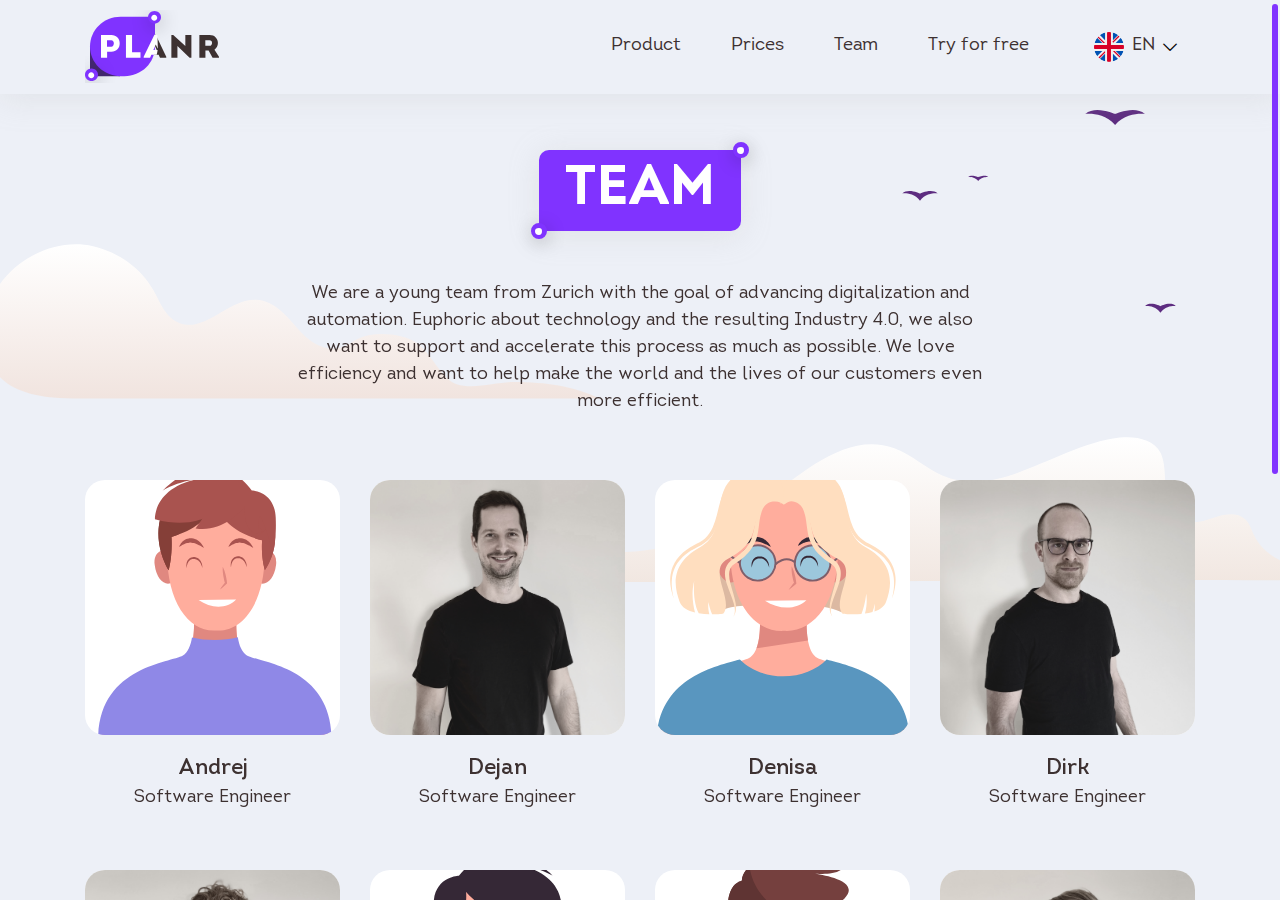
<file: en-team.html>
<!DOCTYPE html>
<html lang="en">

<head>
  <meta charset="UTF-8">
  <meta http-equiv="X-UA-Compatible" content="IE=edge">
  <meta name="viewport" content="width=device-width, initial-scale=1.0">
  <link rel="apple-touch-icon" sizes="76x76" href="./img/favicon/apple-touch-icon.png">
  <link rel="icon" type="image/png" sizes="32x32" href="./img/favicon/favicon-32x32.png">
  <link rel="icon" type="image/png" sizes="16x16" href="./img/favicon/favicon-16x16.png">
  <link rel="manifest" href="./img/favicon/site.webmanifest">
  <link rel="mask-icon" href="./img/favicon/safari-pinned-tab.svg" color="#5bbad5">
  <meta name="msapplication-TileColor" content="#da532c">
  <meta name="theme-color" content="#ffffff">
  <title>Planr</title>

  <!-- Import Style's -->
  <link rel="stylesheet" href="./css/vendor.min.css">
  <link rel="stylesheet" href="./css/main.css">
</head>

<body>

  <!-- Header -->
  <header class="header">
    <div class="container">
      <a href="en-index.html" class="logo">
        <picture>
          <source srcset="img/logo.svg" type="image/webp"><img src="img/logo.svg" alt="Logo of Planr">
        </picture>
      </a>
      <nav class="nav">
        <ul class="nav__list">
          <li class="nav__item">
            <a href="en-product.html" class="nav__link">
              Product
            </a>
          </li>
          <li class="nav__item">
            <a href="en-price.html" class="nav__link">
              Prices
            </a>
          </li>
          <li class="nav__item">
            <a href="en-team.html" class="nav__link">
              Team
            </a>
          </li>
          <li class="nav__item">
            <a href="en-testing.html" class="nav__link">
              Try for free
            </a>
          </li>
        </ul>
        <div class="language dropdown">
          <button class="language__item dropdown__trigger">
            <picture>
              <source srcset="img/languages/en.svg" type="image/webp"><img src="img/languages/en.svg"
                alt="Icon of Language">
            </picture>
            <span class="language__title">
              EN
            </span>
            <i class="icon-arrow-dropdown"></i>
          </button>
          <div class="language__list dropdown__item">
            <a href="team.html" class="language__item">
              <picture>
                <source srcset="img/languages/ch.svg" type="image/webp"><img src="img/languages/ch.svg"
                  alt="Icon of Language">
              </picture>
              <span class="language__title">
                DE
              </span>
            </a>
          </div>
        </div>
        <picture>
          <source srcset="img/nav-background.svg" type="image/webp"><img src="img/nav-background.svg"
            alt="Background picture" class="nav__background">
        </picture>
      </nav>
      <button class="burger"></button>
    </div>
  </header>
  <main>
    <!-- Team -->
    <section class="team">
      <div class="container">
        <h1 class="site__title">Team</h1>
        <p class="site-description">
          We are a young team from Zurich with the goal of advancing digitalization and automation. Euphoric about technology and the resulting Industry 4.0, we also want to support and accelerate this process as much as possible. We love efficiency and want to help make the world and the lives of our customers even more efficient.

        </p>
        <div class="team__table">
          <div class="team__wrapper">
            <div class="team__card">
              <div class="team__photo">
                <img src="./img/team/user-1.svg" alt="Andrej">
              </div>
              <h3 class="team__name">Andrej </h3>
              <span class="team__position">Software Engineer</span>
            </div>
          </div>
          <div class="team__wrapper">
            <div class="team__card">
              <div class="team__photo">
                <img src="./img/team/Dejan.JPEG" alt="Dejan">
              </div>
              <h3 class="team__name">Dejan</h3>
              <span class="team__position">Software Engineer</span>
            </div>
          </div>
          <div class="team__wrapper">
            <div class="team__card">
              <div class="team__photo">
                <img src="./img/team/user-5.svg" alt="Denisa">
              </div>
              <h3 class="team__name">Denisa</h3>
              <span class="team__position">Software Engineer</span>
            </div>
          </div>
          <div class="team__wrapper">
            <div class="team__card">
              <div class="team__photo">
                <img src="./img/team/Dirk.JPEG" alt="Dirk">
              </div>
              <h3 class="team__name">Dirk</h3>
              <span class="team__position">Software Engineer</span>
            </div>
          </div>
          <div class="team__wrapper">
            <div class="team__card">
              <div class="team__photo">
                <img src="./img/team/Nicolas.JPEG" alt="Nicolas">
              </div>
              <h3 class="team__name">Nicolas </h3>
              <span class="team__position">Business Developer</span>
            </div>
          </div>

          <div class="team__wrapper">
            <div class="team__card">
              <div class="team__photo">
                <img src="./img/team/user-7.svg" alt="Patrik">
              </div>
              <h3 class="team__name">Patrik </h3>
              <span class="team__position">Software Engineer</span>
            </div>
          </div>
          <div class="team__wrapper">
            <div class="team__card">
              <div class="team__photo">
                <img src="./img/team/user-8.svg" alt="Simon">
              </div>
              <h3 class="team__name">Simon </h3>
              <span class="team__position">Software Entwickler</span>
            </div>
          </div>
          <div class="team__wrapper">
            <div class="team__card">
              <div class="team__photo">
                <img src="./img/team/Tobi.JPEG" alt="Tobi">
              </div>
              <h3 class="team__name">Tobi </h3>
              <span class="team__position">Product Manager</span>
            </div>
          </div>
        </div>
      </div>
      <div class="team__background">
        <picture>
          <source srcset="img/team-background.svg" type="image/webp"><img src="img/team-background.svg"
            alt="Decor image">
        </picture>
      </div>
    </section>
  </main>

  <!-- Footer -->
  <footer class="footer">
    <div class="container">
      <a href="en-index.html" class="logo">
        <picture>
          <source srcset="img/logo.svg" type="image/webp"><img src="img/logo.svg" alt="Logo of Planr">
        </picture>
      </a>
      <div class="footer__wrapper">
        <ul class="footer__list">
          <li class="footer__item">
            <a href="en-product.html" class="footer__link">
              Product
            </a>
          </li>
          <li class="footer__item">
            <a href="en-price.html" class="footer__link">
              Prices
            </a>
          </li>
          <li class="footer__item">
            <a href="en-team.html" class="footer__link">
              Team
            </a>
          </li>
          <li class="footer__item">
            <a href="en-testing.html" class="footer__link">
              Try for free
            </a>
          </li>
        </ul>
        <div class="footer__software">
          <picture>
            <source srcset="img/swiss-made-software.svg" type="image/webp"><img src="img/swiss-made-software.svg"
              alt="Icon of Briefcase">
          </picture>
        </div>
      </div>
      <div class="footer__wrapper secondary">
        <!-- <ul class="footer__list">
          <li class="footer__item">
            <a href="#" class="footer__link">
              FAQ
            </a>
          </li>
          <li class="footer__item">
            <a href="#" class="footer__link">
              Impressum
            </a>
          </li>
          <li class="footer__item">
            <a href="#" class="footer__link">
              Datenschutzerklärung
            </a>
          </li>
          <li class="footer__item">
            <a href="#" class="footer__link">
              AGB
            </a>
          </li>
        </ul> -->
        <a href="https://codeto.ch/" class="footer__copyright">
          @ 2020 - 2022 codeto GmbH
          </span>
      </div>
    </div>
  </footer>

  <!-- Import Script's -->
  <script src="./js/vendor.min.js"></script>
  <script src="./js/main.js"></script>
</body>

</html>
</file>
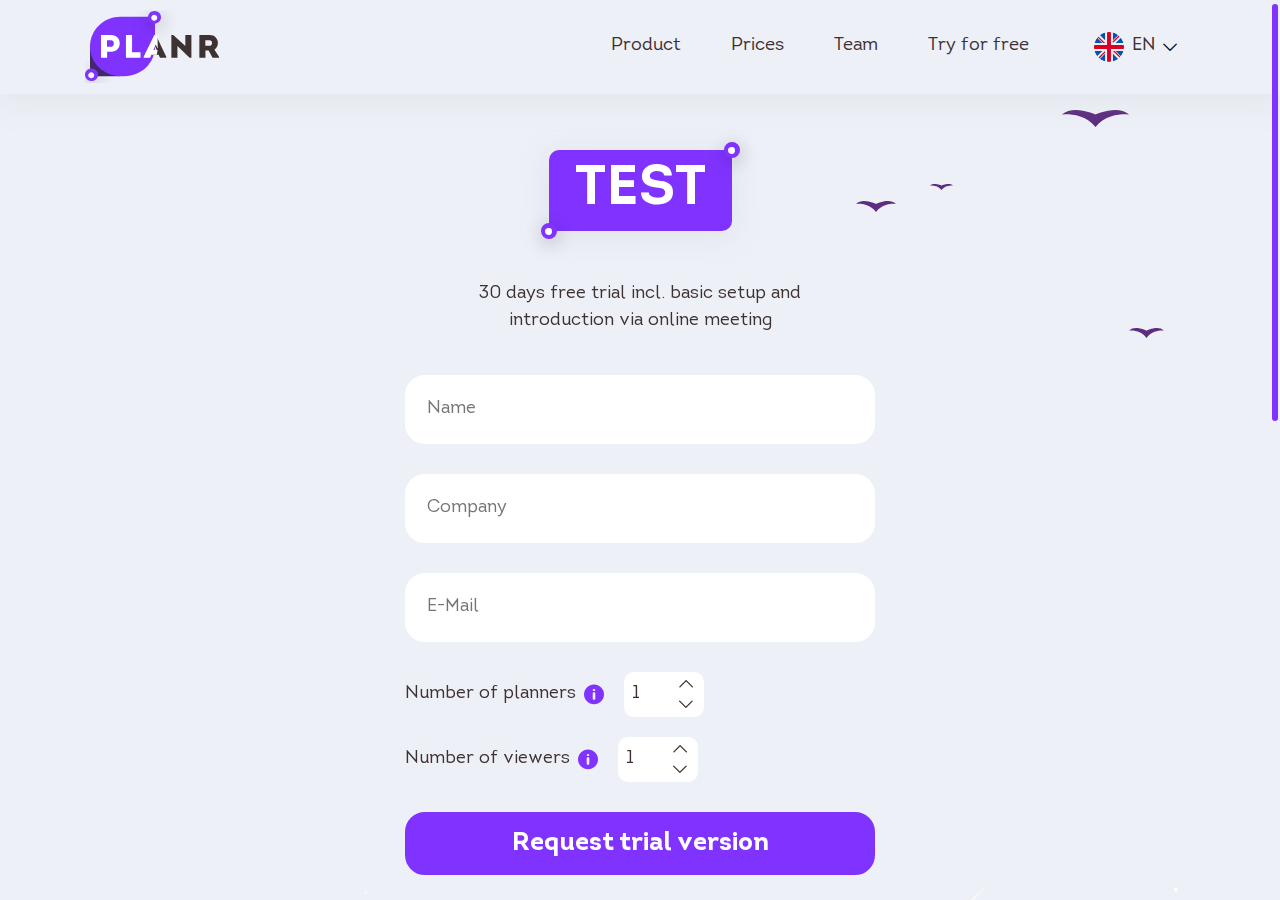
<file: en-testing.html>
<!DOCTYPE html>
<html lang="en">

<head>
  <meta charset="UTF-8">
  <meta http-equiv="X-UA-Compatible" content="IE=edge">
  <meta name="viewport" content="width=device-width, initial-scale=1.0">
  <link rel="apple-touch-icon" sizes="76x76" href="./img/favicon/apple-touch-icon.png">
  <link rel="icon" type="image/png" sizes="32x32" href="./img/favicon/favicon-32x32.png">
  <link rel="icon" type="image/png" sizes="16x16" href="./img/favicon/favicon-16x16.png">
  <link rel="manifest" href="./img/favicon/site.webmanifest">
  <link rel="mask-icon" href="./img/favicon/safari-pinned-tab.svg" color="#5bbad5">
  <meta name="msapplication-TileColor" content="#da532c">
  <meta name="theme-color" content="#ffffff">
  <title>Planr</title>

  <!-- Import Style's -->
  <link rel="stylesheet" href="./css/vendor.min.css">
  <link rel="stylesheet" href="./css/main.css">
</head>

<body>

  <!-- Header -->
  <header class="header">
    <div class="container">
      <a href="en-index.html" class="logo">
        <picture>
          <source srcset="img/logo.svg" type="image/webp"><img src="img/logo.svg" alt="Logo of Planr">
        </picture>
      </a>
      <nav class="nav">
        <ul class="nav__list">
          <li class="nav__item">
            <a href="en-product.html" class="nav__link">
              Product
            </a>
          </li>
          <li class="nav__item">
            <a href="en-price.html" class="nav__link">
              Prices
            </a>
          </li>
          <li class="nav__item">
            <a href="en-team.html" class="nav__link">
              Team
            </a>
          </li>
          <li class="nav__item">
            <a href="en-testing.html" class="nav__link">
              Try for free
            </a>
          </li>
        </ul>
        <div class="language dropdown">
          <button class="language__item dropdown__trigger">
            <picture>
              <source srcset="img/languages/en.svg" type="image/webp"><img src="img/languages/en.svg"
                alt="Icon of Language">
            </picture>
            <span class="language__title">
              EN
            </span>
            <i class="icon-arrow-dropdown"></i>
          </button>
          <div class="language__list dropdown__item">
            <a href="testing.html" class="language__item">
              <picture>
                <source srcset="img/languages/ch.svg" type="image/webp"><img src="img/languages/ch.svg"
                  alt="Icon of Language">
              </picture>
              <span class="language__title">
                DE
              </span>
            </a>
          </div>
        </div>
        <picture>
          <source srcset="img/nav-background.svg" type="image/webp"><img src="img/nav-background.svg"
            alt="Background picture" class="nav__background">
        </picture>
      </nav>
      <button class="burger"></button>
    </div>
  </header>
  <main>
    <!-- Testing -->
    <section class="testing">
      <div class="container">
        <h1 class="site__title">Test</h1>
        <p class="site-description">30 days free trial incl. basic setup and introduction via online meeting</p>
        <form action="" id="form" class="form">
          <div class="form__field">
            <input type="text" name="user_name" id="user_name" placeholder="Name">
          </div>
          <div class="form__field">
            <input type="text" name="user_company" id="user_company" placeholder="Company">
          </div>
          <div class="form__field">
            <input type="email" name="user_email" id="user_email" placeholder="E-Mail">
          </div>
          <div class="counter__table">
            <div class="counter__item">
              <div class="counter__text">
                <h5>Number of planners</h5>
                <div class="tooltip">
                  <i class="icon-info tooltip__trigger"></i>
                  <span class="tooltip__label">Number of planners (Info: “Planners are those employees who are responsible for planning and scheduling in <span class="planr">planr</span>.”)

                  </span>
                </div>
              </div>
              <div class="counter__wrapper">
                <input type="number" class="counter__input" min="1" max="999" value="1">
                <div class="counter__buttons">
                  <div class="counter__plus">
                    <i class="icon-arrow-dropdown"></i>
                  </div>
                  <div class="counter__minus">
                    <i class="icon-arrow-dropdown"></i>
                  </div>
                </div>
              </div>
            </div>
            <div class="counter__item">
              <div class="counter__text">
                <h5>Number of viewers</h5>
                <div class="tooltip">
                  <i class="icon-info tooltip__trigger"></i>
                  <span class="tooltip__label">Number of viewers (Info: “Viewers are those employees who only look up the information on their smartphone.”)</span>
                </div>
              </div>
              <div class="counter__wrapper">
                <input type="number" class="counter__input" min="1" max="999" value="1">
                <div class="counter__buttons">
                  <div class="counter__plus">
                    <i class="icon-arrow-dropdown"></i>
                  </div>
                  <div class="counter__minus">
                    <i class="icon-arrow-dropdown"></i>
                  </div>
                </div>
              </div>
            </div>
          </div>
          <button type="submit" class="btn-primary">
            Request trial version
          </button>
          <p class="site-description">We will contact you within one working day</p>
        </form>
      </div>
      <div class="testing__background">
        <picture>
          <source srcset="img/contacts-background.svg" type="image/webp"><img src="img/contacts-background.svg"
            alt="Decor image">
        </picture>
      </div>
      <div class="birds">
        <picture>
          <source srcset="img/birds.svg" type="image/webp"><img src="img/birds.svg" alt="Decor image">
        </picture>
      </div>
    </section>
  </main>

  <!-- Footer -->
  <footer class="footer">
    <div class="container">
      <a href="en-index.html" class="logo">
        <picture>
          <source srcset="img/logo.svg" type="image/webp"><img src="img/logo.svg" alt="Logo of Planr">
        </picture>
      </a>
      <div class="footer__wrapper">
        <ul class="footer__list">
          <li class="footer__item">
            <a href="en-product.html" class="footer__link">
              Product
            </a>
          </li>
          <li class="footer__item">
            <a href="en-price.html" class="footer__link">
              Prices
            </a>
          </li>
          <li class="footer__item">
            <a href="en-team.html" class="footer__link">
              Team
            </a>
          </li>
          <li class="footer__item">
            <a href="en-testing.html" class="footer__link">
              Try for free
            </a>
          </li>
        </ul>
        <div class="footer__software">
          <picture>
            <source srcset="img/swiss-made-software.svg" type="image/webp"><img src="img/swiss-made-software.svg"
              alt="Icon of Briefcase">
          </picture>
        </div>
      </div>
      <div class="footer__wrapper secondary">
        <!-- <ul class="footer__list">
          <li class="footer__item">
            <a href="#" class="footer__link">
              FAQ
            </a>
          </li>
          <li class="footer__item">
            <a href="#" class="footer__link">
              Impressum
            </a>
          </li>
          <li class="footer__item">
            <a href="#" class="footer__link">
              Datenschutzerklärung
            </a>
          </li>
          <li class="footer__item">
            <a href="#" class="footer__link">
              AGB
            </a>
          </li>
        </ul> -->
        <a href="https://codeto.ch/" class="footer__copyright">
          @ 2020 - 2022 codeto GmbH
          </span>
      </div>
    </div>
  </footer>

  <!-- Import Script's -->
  <script src="./js/vendor.min.js"></script>
  <script src="./js/main.js"></script>
</body>

</html>
</file>
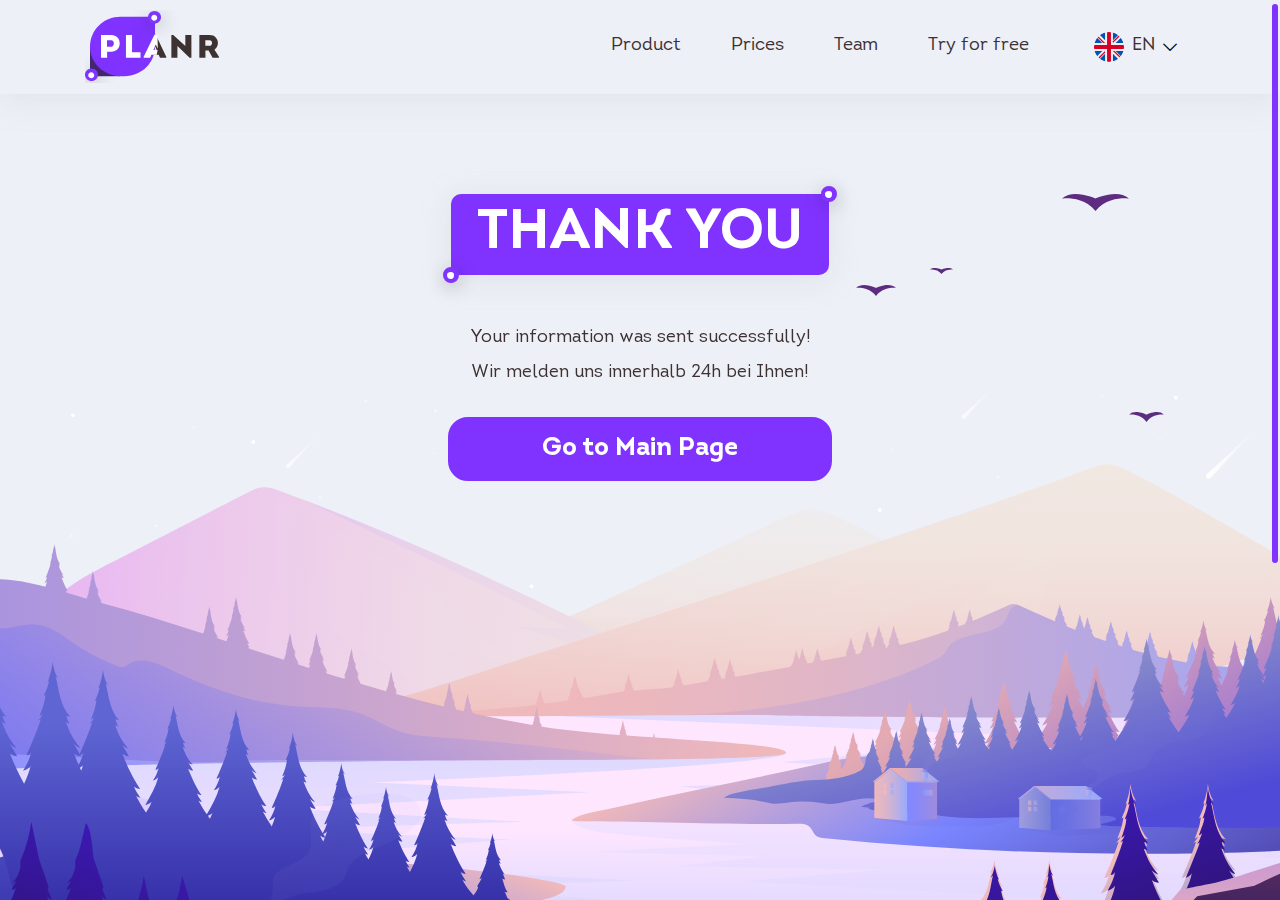
<file: en-thanks.html>
<!DOCTYPE html>
<html lang="en">

<head>
  <meta charset="UTF-8">
  <meta http-equiv="X-UA-Compatible" content="IE=edge">
  <meta name="viewport" content="width=device-width, initial-scale=1.0">
  <link rel="apple-touch-icon" sizes="76x76" href="./img/favicon/apple-touch-icon.png">
  <link rel="icon" type="image/png" sizes="32x32" href="./img/favicon/favicon-32x32.png">
  <link rel="icon" type="image/png" sizes="16x16" href="./img/favicon/favicon-16x16.png">
  <link rel="manifest" href="./img/favicon/site.webmanifest">
  <link rel="mask-icon" href="./img/favicon/safari-pinned-tab.svg" color="#5bbad5">
  <meta name="msapplication-TileColor" content="#da532c">
  <meta name="theme-color" content="#ffffff">
  <title>Planr</title>

  <!-- Import Style's -->
  <link rel="stylesheet" href="./css/vendor.min.css">
  <link rel="stylesheet" href="./css/main.css">
</head>

<body>

  <!-- Header -->
  <header class="header">
    <div class="container">
      <a href="en-index.html" class="logo">
        <picture>
          <source srcset="img/logo.svg" type="image/webp"><img src="img/logo.svg" alt="Logo of Planr">
        </picture>
      </a>
      <nav class="nav">
        <ul class="nav__list">
          <li class="nav__item">
            <a href="en-product.html" class="nav__link">
              Product
            </a>
          </li>
          <li class="nav__item">
            <a href="en-price.html" class="nav__link">
              Prices
            </a>
          </li>
          <li class="nav__item">
            <a href="en-team.html" class="nav__link">
              Team
            </a>
          </li>
          <li class="nav__item">
            <a href="en-testing.html" class="nav__link">
              Try for free
            </a>
          </li>
        </ul>
        <div class="language dropdown">
          <button class="language__item dropdown__trigger">
            <picture>
              <source srcset="img/languages/en.svg" type="image/webp"><img src="img/languages/en.svg"
                alt="Icon of Language">
            </picture>
            <span class="language__title">
              EN
            </span>
            <i class="icon-arrow-dropdown"></i>
          </button>
          <div class="language__list dropdown__item">
            <a href="thanks.html" class="language__item">
              <picture>
                <source srcset="img/languages/ch.svg" type="image/webp"><img src="img/languages/ch.svg"
                  alt="Icon of Language">
              </picture>
              <span class="language__title">
                DE
              </span>
            </a>
          </div>
        </div>
        <picture>
          <source srcset="img/nav-background.svg" type="image/webp"><img src="img/nav-background.svg"
            alt="Background picture" class="nav__background">
        </picture>
      </nav>
      <button class="burger"></button>
    </div>
  </header>
  <main>
    <!-- Thanks -->
    <section class="thanks">
      <div class="container">
        <h1 class="site__title">Thank You</h1>
        <p class="site-description">
          Your information was sent successfully!
        </p>
        <p class="site-description">
          Wir melden uns innerhalb 24h bei Ihnen!
        </p>
        <a href="en-index.html" class="btn-primary">
          Go to Main Page
        </a>
      </div>
      <div class="thanks__background">
        <picture>
          <source srcset="img/contacts-background.svg" type="image/webp"><img src="img/contacts-background.svg"
            alt="Decor image">
        </picture>
      </div>
      <div class="thanks__birds">
        <picture>
          <source srcset="img/birds.svg" type="image/webp"><img src="img/birds.svg" alt="Decor image">
        </picture>
      </div>
    </section>
  </main>

  <!-- Footer -->
  <footer class="footer">
    <div class="container">
      <a href="en-index.html" class="logo">
        <picture>
          <source srcset="img/logo.svg" type="image/webp"><img src="img/logo.svg" alt="Logo of Planr">
        </picture>
      </a>
      <div class="footer__wrapper">
        <ul class="footer__list">
          <li class="footer__item">
            <a href="en-product.html" class="footer__link">
              Product
            </a>
          </li>
          <li class="footer__item">
            <a href="en-price.html" class="footer__link">
              Prices
            </a>
          </li>
          <li class="footer__item">
            <a href="en-team.html" class="footer__link">
              Team
            </a>
          </li>
          <li class="footer__item">
            <a href="en-testing.html" class="footer__link">
              Try for free
            </a>
          </li>
        </ul>
        <div class="footer__software">
          <picture>
            <source srcset="img/swiss-made-software.svg" type="image/webp"><img src="img/swiss-made-software.svg"
              alt="Icon of Briefcase">
          </picture>
        </div>
      </div>
      <div class="footer__wrapper secondary">
        <!-- <ul class="footer__list">
          <li class="footer__item">
            <a href="#" class="footer__link">
              FAQ
            </a>
          </li>
          <li class="footer__item">
            <a href="#" class="footer__link">
              Impressum
            </a>
          </li>
          <li class="footer__item">
            <a href="#" class="footer__link">
              Datenschutzerklärung
            </a>
          </li>
          <li class="footer__item">
            <a href="#" class="footer__link">
              AGB
            </a>
          </li>
        </ul> -->
        <a href="https://codeto.ch/" class="footer__copyright">
          @ 2020 - 2022 codeto GmbH
          </span>
      </div>
    </div>
  </footer>

  <!-- Import Script's -->
  <script src="./js/vendor.min.js"></script>
  <script src="./js/main.js"></script>
</body>

</html>
</file>
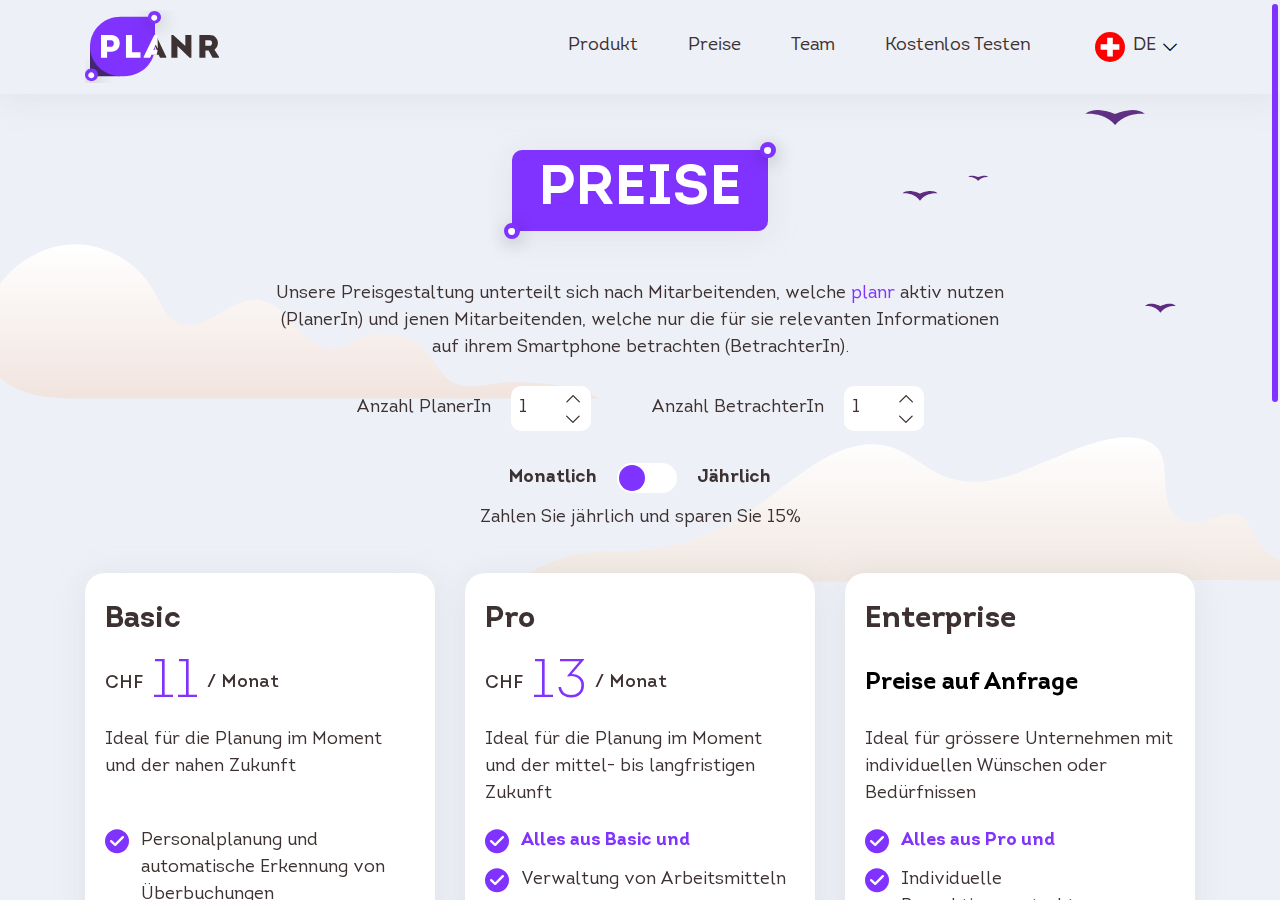
<file: price.html>
<!DOCTYPE html>
<html lang="de">
  <head>
    <meta charset="UTF-8" />
    <meta http-equiv="X-UA-Compatible" content="IE=edge" />
    <meta name="viewport" content="width=device-width, initial-scale=1.0" />
    <link rel="apple-touch-icon" sizes="76x76" href="./img/favicon/apple-touch-icon.png" />
    <link rel="icon" type="image/png" sizes="32x32" href="./img/favicon/favicon-32x32.png" />
    <link rel="icon" type="image/png" sizes="16x16" href="./img/favicon/favicon-16x16.png" />
    <link rel="manifest" href="./img/favicon/site.webmanifest" />
    <link rel="mask-icon" href="./img/favicon/safari-pinned-tab.svg" color="#5bbad5" />
    <meta name="msapplication-TileColor" content="#da532c" />
    <meta name="theme-color" content="#ffffff" />
    <title>Planr</title>

    <!-- Import Style's -->
    <link rel="stylesheet" href="./css/vendor.min.css" />
    <link rel="stylesheet" href="./css/main.css" />
  </head>

  <body>
    <div class="overlay"></div>
    <!-- Header -->
    <header class="header fixed-scroll">
      <div class="container">
        <a href="index.html" class="logo">
          <picture>
            <source srcset="img/logo.svg" type="image/webp" />
            <img src="img/logo.svg" alt="Logo of Planr" />
          </picture>
        </a>
        <nav class="nav">
          <ul class="nav__list">
            <li class="nav__item">
              <a href="product.html" class="nav__link"> Produkt </a>
            </li>
            <li class="nav__item">
              <a href="price.html" class="nav__link"> Preise </a>
            </li>
            <li class="nav__item">
              <a href="team.html" class="nav__link"> Team </a>
            </li>
            <li class="nav__item">
              <a href="testing.html" class="nav__link"> Kostenlos Testen </a>
            </li>
          </ul>
          <div class="language dropdown">
            <button class="language__item dropdown__trigger">
              <picture>
                <source srcset="img/languages/ch.svg" type="image/webp" />
                <img src="img/languages/ch.svg" alt="Icon of Language" />
              </picture>
              <span class="language__title"> DE </span>
              <i class="icon-arrow-dropdown"></i>
            </button>
            <div class="language__list dropdown__item">
              <a href="en-price.html" class="language__item">
                <picture>
                  <source srcset="img/languages/en.svg" type="image/webp" />
                  <img src="img/languages/en.svg" alt="Icon of Language" />
                </picture>
                <span class="language__title"> EN </span>
              </a>
            </div>
          </div>
          <picture>
            <source srcset="img/nav-background.svg" type="image/webp" />
            <img src="img/nav-background.svg" alt="Background picture" class="nav__background" />
          </picture>
        </nav>
        <button class="burger"></button>
      </div>
    </header>
    <main>
      <!-- Hero -->
      <section class="rate">
        <div class="container">
          <h1 class="site__title">PREISE</h1>
          <p class="site-description">
            Unsere Preisgestaltung unterteilt sich nach Mitarbeitenden, welche <span class="planr">planr</span> aktiv nutzen (PlanerIn) und jenen Mitarbeitenden, welche nur die für sie relevanten Informationen auf ihrem Smartphone betrachten (BetrachterIn).
          </p>
          <div class="counter__table">
            <div class="counter__item">
              <div class="counter__text">
                <h5>Anzahl PlanerIn</h5>
              </div>
              <div class="counter__wrapper">
                <input type="number" class="counter__input counter__planners" min="1" max="999" value="1" />
                <div class="counter__buttons">
                  <div class="counter__plus">
                    <i class="icon-arrow-dropdown"></i>
                  </div>
                  <div class="counter__minus">
                    <i class="icon-arrow-dropdown"></i>
                  </div>
                </div>
              </div>
            </div>
            <div class="counter__item">
              <div class="counter__text">
                <h5>Anzahl BetrachterIn</h5>
              </div>
              <div class="counter__wrapper">
                <input type="number" class="counter__input counter__viewers" min="1" max="999" value="1" />
                <div class="counter__buttons">
                  <div class="counter__plus">
                    <i class="icon-arrow-dropdown"></i>
                  </div>
                  <div class="counter__minus">
                    <i class="icon-arrow-dropdown"></i>
                  </div>
                </div>
              </div>
            </div>
          </div>
          <div class="switch">
            <span class="switch__text">Monatlich</span>
            <label class="switch__label">
              <input class="switch__input" type="checkbox" />
            </label>
            <span class="switch__text">Jährlich</span>
          </div>
          <p class="site-description small">Zahlen Sie jährlich und sparen Sie 15%</p>
          <div class="rate__table">
            <div class="rate__wrapper">
              <div class="rate-card">
                <div class="rate-card__body">
                  <h3>Basic</h3>
                  <div class="total total-basic-wrapper">
                    <div class="total-text">CHF</div>
                    <div class="total-number total-basic price-month-de">11</div>
                    <div class="total-number total-basic discount discount-basic price-year-de">10</div>
                  </div>
                  <!-- mb-47 class adding additional space to the bottom because of less text -->
                  <p class="site-description mb-47">Ideal für die Planung im Moment und der nahen Zukunft</p>
                  <ul>
                    <li>Personalplanung und automatische Erkennung von Überbuchungen</li>
                    <li>Planung von Absenzen-Individualisierung der Arbeitszeiten und Feiertage</li>
                    <li>Ansichten für Tages-, Wochen- und Jahresplanung</li>
                    <li>Filtermöglichkeiten</li>
                  </ul>
                </div>
                <div class="rate-card__price">
                  <span class="price"> <strong>CHF 8</strong> / PlanerIn und Monat</span>
                  <span class="price"> <strong>CHF 3</strong> / BetrachterIn und Monat </span>
                </div>
                <div class="rate-card__background">
                  <picture>
                    <source srcset="img/rate/rate-1.svg" type="image/webp" />
                    <img src="img/rate/rate-1.svg" alt="Decor image" />
                  </picture>
                </div>
                <button class="btn-primary modal-trigger">
                  Start
                </button>
              </div>
            </div>
            <div class="rate__wrapper">
              <div class="rate-card">
                <div class="rate-card__body">
                  <h3>Pro</h3>
                  <div class="total total-pro-wrapper">
                    <div class="total-text">CHF</div>
                    <div class="total-number total-pro price-month-de">13</div>
                    <div class="total-number total-pro discount discount-pro price-year-de">12</div>
                  </div>
                  <p class="site-description">Ideal für die Planung im Moment und der mittel- bis langfristigen Zukunft</p>
                  <ul>
                    <li class="rate-card__includes"><strong>Alles aus Basic und </strong></li>
                    <li>Verwaltung von Arbeitsmitteln</li>
                    <li>Langfristige Planung mit provisorischen Vakanzmitarbeitern</li>
                    <li>Berechnung der Unternehmens- und Mitarbeiterauslastung inkl. grafischer Übersicht</li>
                  </ul>
                </div>
                <div class="rate-card__price">
                  <span class="price"> <strong>CHF 10</strong> / PlanerIn und Monat </span>
                  <span class="price"> <strong>CHF 3</strong> / BetrachterIn und Monat </span>
                </div>
                <div class="rate-card__background">
                  <picture>
                    <source srcset="img/rate/rate-2.svg" type="image/webp" />
                    <img src="img/rate/rate-2.svg" alt="Decor image" />
                  </picture>
                </div>
                <button class="btn-primary modal-trigger">
                  Start
                </button>
              </div>
            </div>
            <div class="rate__wrapper">
              <div class="rate-card">
                <div class="rate-card__body">
                  <h3>Enterprise</h3>
                  <h4 class="rate-card__enterprise__price">Preise auf Anfrage</h4>
                  <p class="site-description">Ideal für grössere Unternehmen mit individuellen Wünschen oder Bedürfnissen</p>
                  <ul>
                    <li class="rate-card__includes"><strong>Alles aus Pro und</strong></li>
                    <li>Individuelle Berechtigungsstruktur</li>
                    <li>ERP Anbindung</li>
                    <li>Single Sign-On (SSO) Anbindung (z.B. Microsoft Active Directory)</li>
                    <li>Firmen mit mehreren Niederlassungen</li>
                    <li>Firmenweite Schulung</li>
                    <li>White-Label-Lösung</li>
                  </ul>
                </div>
                <div class="rate-card__price rate-card__no-price">

                </div>
                <div class="rate-card__background">
                  <picture>
                    <source srcset="img/rate/rate-3.svg" type="image/webp" />
                    <img src="img/rate/rate-3.svg" alt="Decor image" />
                  </picture>
                </div>
                <button class="btn-primary modal-trigger">Kontaktieren Sie uns</button>
              </div>
            </div>
          </div>
        </div>
        <div class="rate__background">
          <picture>
            <source srcset="img/team-background.svg" type="image/webp" />
            <img src="img/team-background.svg" alt="Decor image" />
          </picture>
        </div>
      </section>
      <!-- Contacts-modal -->
      <div class="modal">
        <div class="modal__container">
          <form action="" id="form" class="modal__form">
            <h4>Bitte füllen Sie das Kontaktformular aus. Wir werden uns innerhalb eines Arbeitstages bei Ihnen melden</h4>
            <div class="form__field">
              <input type="text" name="user_name" id="user_name" placeholder="Name" />
            </div>
            <div class="form__field">
              <input type="email" name="user_email" id="user_email" placeholder="E-Mail" />
            </div>
            <div class="form__field">
              <textarea name="" id="" placeholder="Nachricht"></textarea>
            </div>
            <button type="submit" class="btn-primary">Senden</button>
          </form>
          <button class="modal__close modal-trigger">
            <i class="icon-close"></i>
          </button>
        </div>
        <div class="modal__container submit">
          <h4>Danke</h4>
          <button class="btn-primary modal-trigger">Okay</button>
        </div>
      </div>
    </main>

    <!-- Footer -->
    <footer class="footer">
      <div class="container">
        <a href="index.html" class="logo">
          <picture>
            <source srcset="img/logo.svg" type="image/webp" />
            <img src="img/logo.svg" alt="Logo of Planr" />
          </picture>
        </a>
        <div class="footer__wrapper">
          <ul class="footer__list">
            <li class="footer__item">
              <a href="product.html" class="footer__link"> Produkt </a>
            </li>
            <li class="footer__item">
              <a href="price.html" class="footer__link"> Preise </a>
            </li>
            <li class="footer__item">
              <a href="team.html" class="footer__link"> Team </a>
            </li>
            <li class="footer__item">
              <a href="testing.html" class="footer__link"> Kostenlos Testen </a>
            </li>
          </ul>
          <div class="footer__software">
            <picture>
              <source srcset="img/swiss-made-software.svg" type="image/webp" />
              <img src="img/swiss-made-software.svg" alt="Icon of Briefcase" />
            </picture>
          </div>
        </div>
        <div class="footer__wrapper secondary">
          <!-- <ul class="footer__list">
          <li class="footer__item">
            <a href="#" class="footer__link">
              FAQ
            </a>
          </li>
          <li class="footer__item">
            <a href="#" class="footer__link">
              Impressum
            </a>
          </li>
          <li class="footer__item">
            <a href="#" class="footer__link">
              Datenschutzerklärung
            </a>
          </li>
          <li class="footer__item">
            <a href="#" class="footer__link">
              AGB
            </a>
          </li>
        </ul> -->
          <a href="https://codeto.ch/" class="footer__copyright"> @ 2020 - 2022 codeto GmbH </a>
        </div>
      </div>
    </footer>

    <!-- Import Script's -->
    <script src="./js/vendor.min.js"></script>
    <script src="./js/main.js"></script>
  </body>
</html>
</file>
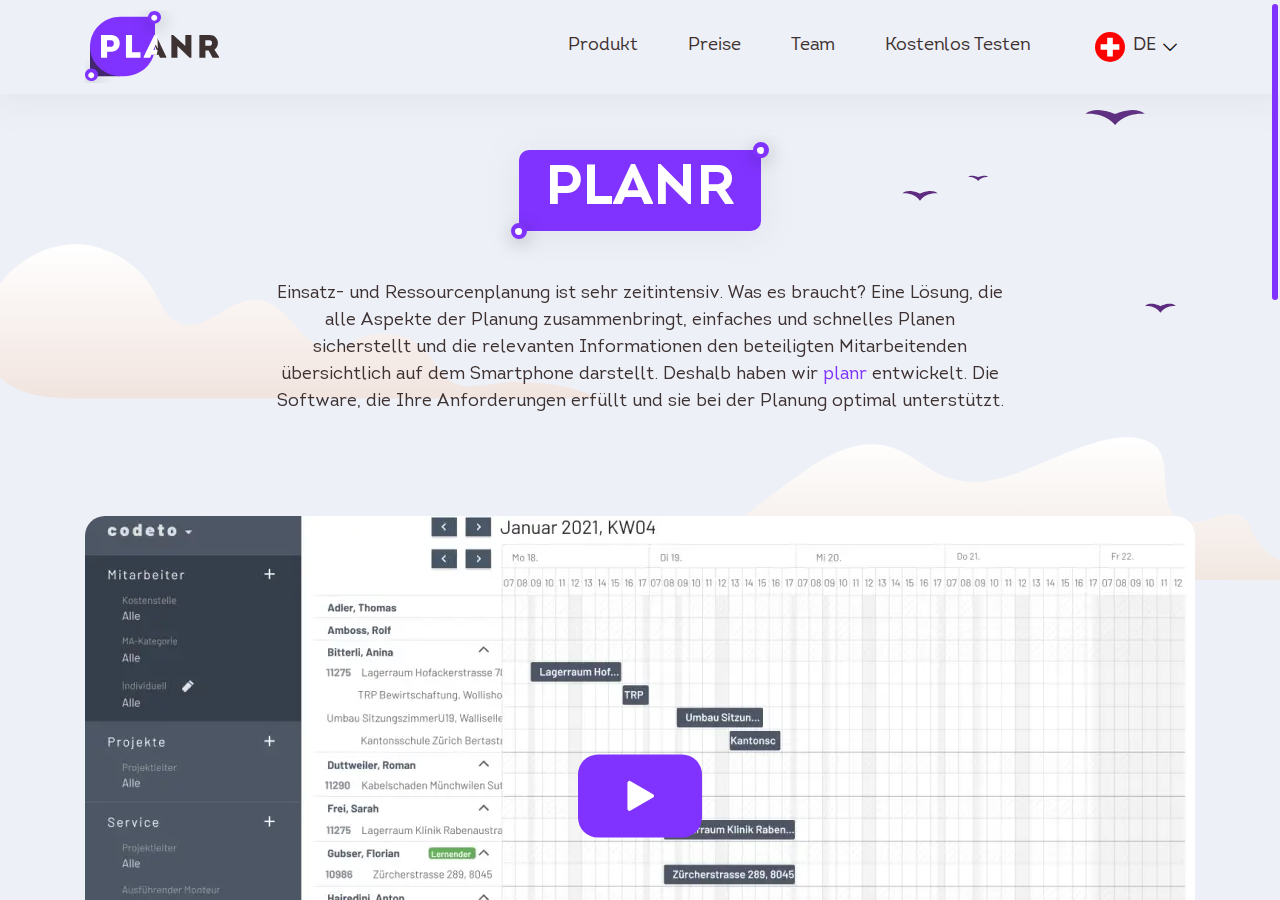
<file: product.html>
<!DOCTYPE html>
<html lang="de">
  <head>
    <meta charset="UTF-8" />
    <meta http-equiv="X-UA-Compatible" content="IE=edge" />
    <meta name="viewport" content="width=device-width, initial-scale=1.0" />
    <link rel="apple-touch-icon" sizes="76x76" href="./img/favicon/apple-touch-icon.png" />
    <link rel="icon" type="image/png" sizes="32x32" href="./img/favicon/favicon-32x32.png" />
    <link rel="icon" type="image/png" sizes="16x16" href="./img/favicon/favicon-16x16.png" />
    <link rel="manifest" href="./img/favicon/site.webmanifest" />
    <link rel="mask-icon" href="./img/favicon/safari-pinned-tab.svg" color="#5bbad5" />
    <meta name="msapplication-TileColor" content="#da532c" />
    <meta name="theme-color" content="#ffffff" />
    <title>Planr</title>

    <!-- Import Style's -->
    <link rel="stylesheet" href="./css/vendor.min.css" />
    <link rel="stylesheet" href="./css/main.css" />
  </head>

  <body>
    <!-- Header -->
    <header class="header fixed-scroll">
      <div class="container">
        <a href="index.html" class="logo">
          <picture>
            <source srcset="img/logo.svg" type="image/webp" />
            <img src="img/logo.svg" alt="Logo of Planr" />
          </picture>
        </a>
        <nav class="nav">
          <ul class="nav__list">
            <li class="nav__item">
              <a href="product.html" class="nav__link"> Produkt </a>
            </li>
            <li class="nav__item">
              <a href="price.html" class="nav__link"> Preise </a>
            </li>
            <li class="nav__item">
              <a href="team.html" class="nav__link"> Team </a>
            </li>
            <li class="nav__item">
              <a href="testing.html" class="nav__link"> Kostenlos Testen </a>
            </li>
          </ul>
          <div class="language dropdown">
            <button class="language__item dropdown__trigger">
              <picture>
                <source srcset="img/languages/ch.svg" type="image/webp" />
                <img src="img/languages/ch.svg" alt="Icon of Language" />
              </picture>
              <span class="language__title"> DE </span>
              <i class="icon-arrow-dropdown"></i>
            </button>
            <div class="language__list dropdown__item">
              <a href="en-product.html" class="language__item">
                <picture>
                  <source srcset="img/languages/en.svg" type="image/webp" />
                  <img src="img/languages/en.svg" alt="Icon of Language" />
                </picture>
                <span class="language__title"> EN </span>
              </a>
            </div>
          </div>
          <picture>
            <source srcset="img/nav-background.svg" type="image/webp" />
            <img src="img/nav-background.svg" alt="Background picture" class="nav__background" />
          </picture>
        </nav>
        <button class="burger"></button>
      </div>
    </header>
    <main>
      <div class="body-blackout"></div>
      <!-- Product -->
      <section class="product">
        <div class="container">
          <h1 class="site__title">PLANR</h1>
          <p class="site-description">
            Einsatz- und Ressourcenplanung ist sehr zeitintensiv. Was es braucht? Eine Lösung, die alle Aspekte der Planung zusammenbringt, einfaches und schnelles Planen sicherstellt und die relevanten Informationen den beteiligten Mitarbeitenden
            übersichtlich auf dem Smartphone darstellt. Deshalb haben wir <span class="planr">planr</span> entwickelt. Die Software, die Ihre Anforderungen erfüllt und sie bei der Planung optimal unterstützt.
          </p>
          <div class="video">
            <div class="video__preview">
              <picture>
                <source srcset="img/video-preview.webp" type="image/webp" />
                <img src="img/video-preview.png" alt="Video preview" />
              </picture>
            </div>
            <button class="video__play">
              <span class="video__play-content">
                <i class="icon-play"></i>
              </span>
            </button>
            <div class="video__item">
              <iframe src="https://www.youtube.com/embed/IUX1GNpdilA" title="YouTube video player" frameborder="0" allowfullscreen> </iframe>
            </div>
          </div>
          <h2>PLANR plant</h2>
        </div>
        <div class="swiper plan__slider product-plan__slider">
          <div class="swiper-wrapper">
            <div class="swiper-slide">
              <div class="plan__card">
                <div class="plan__icon">
                  <picture>
                    <source srcset="img/plan/icon-1.svg" type="image/webp" />
                    <img src="img/plan/icon-1.svg" alt="Decor icon" />
                  </picture>
                </div>
                <p class="site-description">Personalplanung</p>
                <!-- <div class="plan-modal-trigger" data-popup-trigger="plan-popup-1">Mehr dazu</div> -->
              </div>
            </div>
            <div class="swiper-slide">
              <div class="plan__card">
                <div class="plan__icon">
                  <picture>
                    <source srcset="img/plan/icon-2.svg" type="image/webp" />
                    <img src="img/plan/icon-2.svg" alt="Decor icon" />
                  </picture>
                </div>
                <p class="site-description">Absenzverwaltung</p>
                <!-- <div class="plan-modal-trigger" data-popup-trigger="plan-popup-2">Mehr dazu</div> -->
              </div>
            </div>
            <div class="swiper-slide">
              <div class="plan__card">
                <div class="plan__icon">
                  <picture>
                    <source srcset="img/plan/icon-3.svg" type="image/webp" />
                    <img src="img/plan/icon-3.svg" alt="Decor icon" />
                  </picture>
                </div>
                <p class="site-description">Langfristige Planung mit provisorischen Vakanzmitarbeitern</p>
                <!-- <div class="plan-modal-trigger" data-popup-trigger="plan-popup-3">Mehr dazu</div> -->
              </div>
            </div>
            <div class="swiper-slide">
              <div class="plan__card">
                <div class="plan__icon">
                  <picture>
                    <source srcset="img/plan/icon-4.svg" type="image/webp" />
                    <img src="img/plan/icon-4.svg" alt="Decor icon" />
                  </picture>
                </div>
                <p class="site-description">Arbeitsmittelverwaltung</p>
                <!-- <div class="plan-modal-trigger" data-popup-trigger="plan-popup-4">Mehr dazu</div> -->
              </div>
            </div>
            <div class="swiper-slide">
              <div class="plan__card">
                <div class="plan__icon">
                  <picture>
                    <source srcset="img/plan/icon-5.svg" type="image/webp" />
                    <img src="img/plan/icon-5.svg" alt="Decor icon" />
                  </picture>
                </div>
                <p class="site-description">Berechnung der Firmen- und Mitarbeiterauslastung</p>
                <!-- <div class="plan-modal-trigger" data-popup-trigger="plan-popup-5">Mehr dazu</div> -->
              </div>
            </div>
            <div class="swiper-slide">
              <div class="plan__card">
                <div class="plan__icon">
                  <picture>
                    <source srcset="img/plan/icon-6.svg" type="image/webp" />
                    <img src="img/plan/icon-6.svg" alt="Decor icon" />
                  </picture>
                </div>
                <p class="site-description">Individualisierung der Arbeitszeiten und Feiertage</p>
                <!-- <div class="plan-modal-trigger" data-popup-trigger="plan-popup-6">Mehr dazu</div> -->
              </div>
            </div>
            <div class="swiper-slide">
              <div class="plan__card">
                <div class="plan__icon">
                  <picture>
                    <source srcset="img/plan/icon-7.svg" type="image/webp" />
                    <img src="img/plan/icon-7.svg" alt="Decor icon" />
                  </picture>
                </div>
                <p class="site-description">Verschiedene Ansichten und Filtermöglichkeiten</p>
                <!-- <div class="plan-modal-trigger" data-popup-trigger="plan-popup-7">Mehr dazu</div> -->
              </div>
            </div>
            <div class="swiper-slide">
              <div class="plan__card">
                <div class="plan__icon">
                  <picture>
                    <source srcset="img/plan/icon-8.svg" type="image/webp" />
                    <img src="img/plan/icon-8.svg" alt="Decor icon" />
                  </picture>
                </div>
                <p class="site-description">Von der Tages- bis zur Jahresplanung</p>
                <!-- <div class="plan-modal-trigger" data-popup-trigger="plan-popup-7">Mehr dazu</div> -->
              </div>
            </div>
          </div>
          <div class="swiper-navigation">
            <div class="swiper-button-prev plan__button-prev"></div>
            <div class="swiper-pagination plan__pagination"></div>
            <div class="swiper-button-next plan__button-next"></div>
          </div>
        </div>
        <div class="container">
          <div class="product__offer">
            <h2 class="site__title">30 Tage gratis testen</h2>
            <p class="site-description">30 Tage gratis testen inkl. Basiseinrichtung ihrer Stammdaten und Einführung via Online Meeting</p>
            <a href="testing.html" class="btn-primary">Versuchen Sie es jetzt</a>
          </div>
        </div>
        <div class="product__background">
          <picture>
            <source srcset="img/contacts-background.svg" type="image/webp" />
            <img src="img/contacts-background.svg" alt="Decor image" />
          </picture>
        </div>
        <div class="product__background-second">
          <picture>
            <source srcset="img/team-background.svg" type="image/webp" />
            <img src="img/team-background.svg" alt="Decor image" />
          </picture>
        </div>
      </section>
    </main>
    <!-- <div class="plan-popup" data-popup-modal="plan-popup-1">
      <div class="plan-content">
        <div class="plan-popup__close"></div>
        <div class="plan-popup__title">Personalplanung</div>
        <div class="plan-popup__image">
          <img src="./img/plan/personal-planning.jpg" alt="" />
        </div>
      </div>
    </div>
    <div class="plan-popup" data-popup-modal="plan-popup-2">
      <div class="plan-content">
        <div class="plan-popup__close"></div>
        <div class="plan-popup__title">Absenzverwaltung</div>
        <div class="plan-popup__image">
          <img src="./img/plan/absence-planning.jpg" alt="Absenzverwaltung" />
        </div>
      </div>
    </div>
    <div class="plan-popup" data-popup-modal="plan-popup-3">
      <div class="plan-content">
        <div class="plan-popup__close"></div>
        <div class="plan-popup__title">Langfristige Planung mit provisorischen Vakanzmitarbeitern</div>
        <div class="plan-popup__image">
          <img src="./img/plan/vacancy-planning.jpg" alt="Langfristige Planung mit provisorischen Vakanzmitarbeitern" />
        </div>
      </div>
    </div>
    <div class="plan-popup" data-popup-modal="plan-popup-4">
      <div class="plan-content">
        <div class="plan-popup__close"></div>
        <div class="plan-popup__title">Arbeitsmittelverwaltung</div>
        <div class="plan-popup__image">
          <img src="./img/plan/work-resource-planning.jpg" alt="Arbeitsmittelverwaltung" />
        </div>
      </div>
    </div>
    <div class="plan-popup" data-popup-modal="plan-popup-5">
      <div class="plan-content">
        <div class="plan-popup__close"></div>
        <div class="plan-popup__title">Berechnung der Firmen- und Mitarbeiterauslastung</div>
        <div class="plan-popup__image">
          <img src="./img/plan/calculation-of-workload.jpg" alt="Berechnung der Firmen- und Mitarbeiterauslastung" />
        </div>
      </div>
    </div>
    <div class="plan-popup" data-popup-modal="plan-popup-6">
      <div class="plan-content">
        <div class="plan-popup__close"></div>
        <div class="plan-popup__title">Individualisierung der Arbeitszeiten und Feiertage</div>
        <div class="plan-popup__image">
          <img src="./img/plan/individualization-of-working-hours-and-holidays.jpg" alt="Individualisierung der Arbeitszeiten und Feiertage" />
        </div>
      </div>
    </div>
    <div class="plan-popup" data-popup-modal="plan-popup-7">
      <div class="plan-content">
        <div class="plan-popup__close"></div>
        <div class="plan-popup__title">Verschiedene Ansichten und Filtermöglichkeiten</div>
        <div class="plan-popup__image">
          <img src="./img/plan/different-views-and-filter-options.jpg" alt="Verschiedene Ansichten und Filtermöglichkeiten" />
        </div>
      </div>
    </div> -->
    <!-- Footer -->
    <footer class="footer">
      <div class="container">
        <a href="index.html" class="logo">
          <picture>
            <source srcset="img/logo.svg" type="image/webp" />
            <img src="img/logo.svg" alt="Logo of Planr" />
          </picture>
        </a>
        <div class="footer__wrapper">
          <ul class="footer__list">
            <li class="footer__item">
              <a href="product.html" class="footer__link"> Produkt </a>
            </li>
            <li class="footer__item">
              <a href="price.html" class="footer__link"> Preise </a>
            </li>
            <li class="footer__item">
              <a href="team.html" class="footer__link"> Team </a>
            </li>
            <li class="footer__item">
              <a href="testing.html" class="footer__link"> Kostenlos Testen </a>
            </li>
          </ul>
          <div class="footer__software">
            <picture>
              <source srcset="img/swiss-made-software.svg" type="image/webp" />
              <img src="img/swiss-made-software.svg" alt="Icon of Briefcase" />
            </picture>
          </div>
        </div>
        <div class="footer__wrapper secondary">
          <!-- <ul class="footer__list">
          <li class="footer__item">
            <a href="#" class="footer__link">
              FAQ
            </a>
          </li>
          <li class="footer__item">
            <a href="#" class="footer__link">
              Impressum
            </a>
          </li>
          <li class="footer__item">
            <a href="#" class="footer__link">
              Datenschutzerklärung
            </a>
          </li>
          <li class="footer__item">
            <a href="#" class="footer__link">
              AGB
            </a>
          </li>
        </ul> -->
          <a href="https://codeto.ch/" class="footer__copyright"> @ 2020 - 2022 codeto GmbH </a>
        </div>
      </div>
    </footer>

    <!-- Import Script's -->
    <script src="./js/vendor.min.js"></script>
    <script src="./js/main.js"></script>
  </body>
</html>
</file>
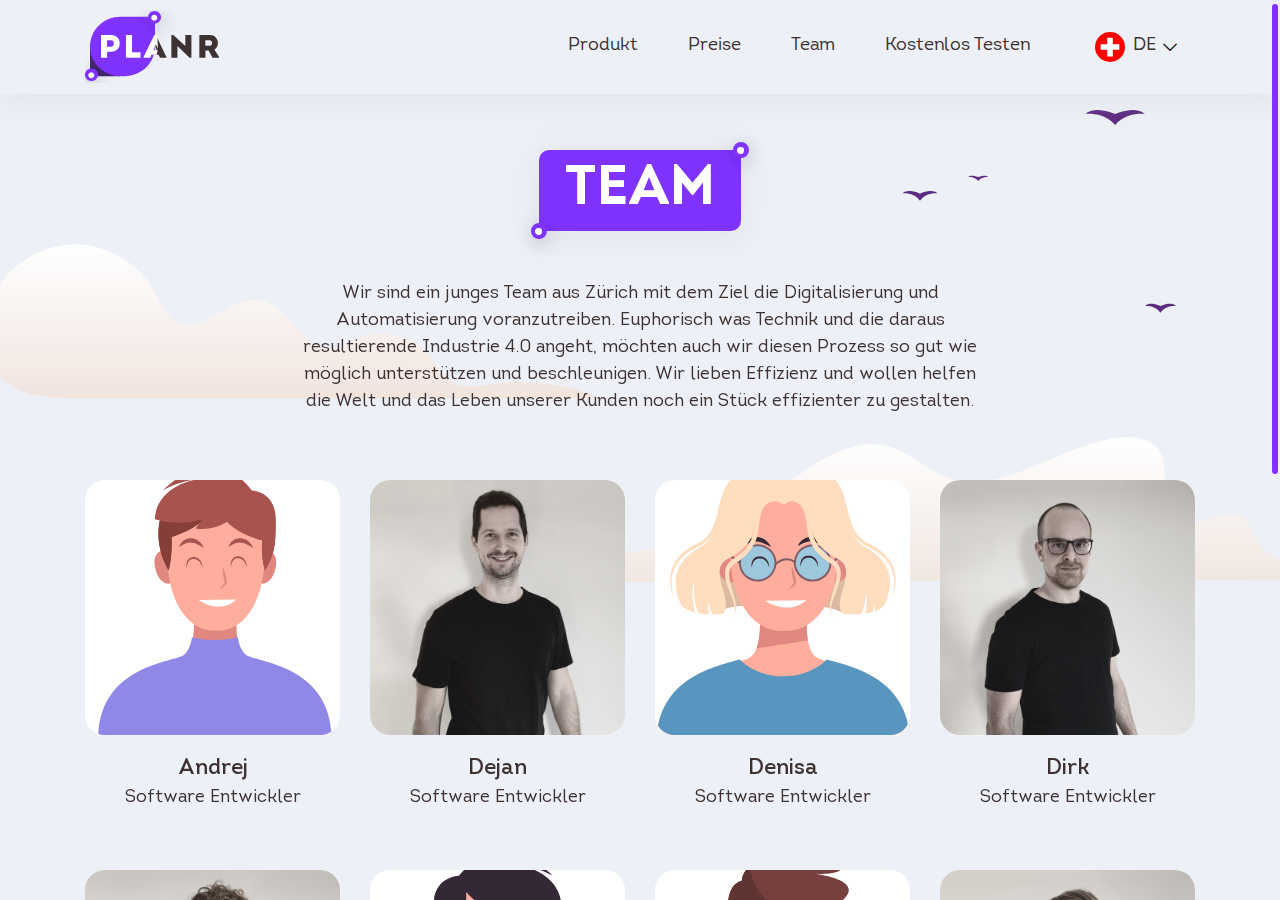
<file: team.html>
<!DOCTYPE html>
<html lang="de">
  <head>
    <meta charset="UTF-8" />
    <meta http-equiv="X-UA-Compatible" content="IE=edge" />
    <meta name="viewport" content="width=device-width, initial-scale=1.0" />
    <link rel="apple-touch-icon" sizes="76x76" href="./img/favicon/apple-touch-icon.png" />
    <link rel="icon" type="image/png" sizes="32x32" href="./img/favicon/favicon-32x32.png" />
    <link rel="icon" type="image/png" sizes="16x16" href="./img/favicon/favicon-16x16.png" />
    <link rel="manifest" href="./img/favicon/site.webmanifest" />
    <link rel="mask-icon" href="./img/favicon/safari-pinned-tab.svg" color="#5bbad5" />
    <meta name="msapplication-TileColor" content="#da532c" />
    <meta name="theme-color" content="#ffffff" />
    <title>Planr</title>

    <!-- Import Style's -->
    <link rel="stylesheet" href="./css/vendor.min.css" />
    <link rel="stylesheet" href="./css/main.css" />
  </head>

  <body>
    <!-- Header -->
    <header class="header fixed-scroll">
      <div class="container">
        <a href="index.html" class="logo">
          <picture>
            <source srcset="img/logo.svg" type="image/webp" />
            <img src="img/logo.svg" alt="Logo of Planr" />
          </picture>
        </a>
        <nav class="nav">
          <ul class="nav__list">
            <li class="nav__item">
              <a href="product.html" class="nav__link"> Produkt </a>
            </li>
            <li class="nav__item">
              <a href="price.html" class="nav__link"> Preise </a>
            </li>
            <li class="nav__item">
              <a href="team.html" class="nav__link"> Team </a>
            </li>
            <li class="nav__item">
              <a href="testing.html" class="nav__link"> Kostenlos Testen </a>
            </li>
          </ul>
          <div class="language dropdown">
            <button class="language__item dropdown__trigger">
              <picture>
                <source srcset="img/languages/ch.svg" type="image/webp" />
                <img src="img/languages/ch.svg" alt="Icon of Language" />
              </picture>
              <span class="language__title"> DE </span>
              <i class="icon-arrow-dropdown"></i>
            </button>
            <div class="language__list dropdown__item">
              <a href="en-team.html" class="language__item">
                <picture>
                  <source srcset="img/languages/en.svg" type="image/webp" />
                  <img src="img/languages/en.svg" alt="Icon of Language" />
                </picture>
                <span class="language__title"> EN </span>
              </a>
            </div>
          </div>
          <picture>
            <source srcset="img/nav-background.svg" type="image/webp" />
            <img src="img/nav-background.svg" alt="Background picture" class="nav__background" />
          </picture>
        </nav>
        <button class="burger"></button>
      </div>
    </header>
    <main>
      <!-- Team -->
      <section class="team">
        <div class="container">
          <h1 class="site__title">Team</h1>
          <p class="site-description">
            Wir sind ein junges Team aus Zürich mit dem Ziel die Digitalisierung und Automatisierung voranzutreiben. Euphorisch was Technik und die daraus resultierende Industrie 4.0 angeht, möchten auch wir diesen Prozess so gut wie möglich
            unterstützen und beschleunigen. Wir lieben Effizienz und wollen helfen die Welt und das Leben unserer Kunden noch ein Stück effizienter zu gestalten.
          </p>
          <div class="team__table">
            <div class="team__wrapper">
              <div class="team__card">
                <div class="team__photo">
                  <img src="./img/team/user-1.svg" alt="Andrej">
                </div>
                <h3 class="team__name">Andrej </h3>
                <span class="team__position">Software Entwickler</span>
              </div>
            </div>
            <div class="team__wrapper">
              <div class="team__card">
                <div class="team__photo">
                  <img src="./img/team/Dejan.JPEG" alt="Dejan">
                </div>
                <h3 class="team__name">Dejan</h3>
                <span class="team__position">Software Entwickler</span>
              </div>
            </div>
            <div class="team__wrapper">
              <div class="team__card">
                <div class="team__photo">
                  <img src="./img/team/user-5.svg" alt="Denisa">
                </div>
                <h3 class="team__name">Denisa</h3>
                <span class="team__position">Software Entwickler</span>
              </div>
            </div>
            <div class="team__wrapper">
              <div class="team__card">
                <div class="team__photo">
                  <img src="./img/team/Dirk.JPEG" alt="Dirk">
                </div>
                <h3 class="team__name">Dirk</h3>
                <span class="team__position">Software Entwickler</span>
              </div>
            </div>
            <div class="team__wrapper">
              <div class="team__card">
                <div class="team__photo">
                  <img src="./img/team/Nicolas.JPEG" alt="Nicolas">
                </div>
                <h3 class="team__name">Nicolas </h3>
                <span class="team__position">Business Developer</span>
              </div>
            </div>
  
            <div class="team__wrapper">
              <div class="team__card">
                <div class="team__photo">
                  <img src="./img/team/user-7.svg" alt="Patrik">
                </div>
                <h3 class="team__name">Patrik </h3>
                <span class="team__position">Software Entwickler</span>
              </div>
            </div>
            <div class="team__wrapper">
              <div class="team__card">
                <div class="team__photo">
                  <img src="./img/team/user-8.svg" alt="Simon">
                </div>
                <h3 class="team__name">Simon </h3>
                <span class="team__position">Software Entwickler</span>
              </div>
            </div>
            <div class="team__wrapper">
              <div class="team__card">
                <div class="team__photo">
                  <img src="./img/team/Tobi.JPEG" alt="Tobi">
                </div>
                <h3 class="team__name">Tobi </h3>
                <span class="team__position">Produkt Manager</span>
              </div>
            </div>
          </div>
        </div>
        <div class="team__background">
          <picture>
            <source srcset="img/team-background.svg" type="image/webp" />
            <img src="img/team-background.svg" alt="Decor image" />
          </picture>
        </div>
      </section>
    </main>

    <!-- Footer -->
    <footer class="footer">
      <div class="container">
        <a href="index.html" class="logo">
          <picture>
            <source srcset="img/logo.svg" type="image/webp" />
            <img src="img/logo.svg" alt="Logo of Planr" />
          </picture>
        </a>
        <div class="footer__wrapper">
          <ul class="footer__list">
            <li class="footer__item">
              <a href="product.html" class="footer__link"> Produkt </a>
            </li>
            <li class="footer__item">
              <a href="price.html" class="footer__link"> Preise </a>
            </li>
            <li class="footer__item">
              <a href="team.html" class="footer__link"> Team </a>
            </li>
            <li class="footer__item">
              <a href="testing.html" class="footer__link"> Kostenlos Testen </a>
            </li>
          </ul>
          <div class="footer__software">
            <picture>
              <source srcset="img/swiss-made-software.svg" type="image/webp" />
              <img src="img/swiss-made-software.svg" alt="Icon of Briefcase" />
            </picture>
          </div>
        </div>
        <div class="footer__wrapper secondary">
          <!-- <ul class="footer__list">
          <li class="footer__item">
            <a href="#" class="footer__link">
              FAQ
            </a>
          </li>
          <li class="footer__item">
            <a href="#" class="footer__link">
              Impressum
            </a>
          </li>
          <li class="footer__item">
            <a href="#" class="footer__link">
              Datenschutzerklärung
            </a>
          </li>
          <li class="footer__item">
            <a href="#" class="footer__link">
              AGB
            </a>
          </li>
        </ul> -->
          <a href="https://codeto.ch/" class="footer__copyright"> @ 2020 - 2022 codeto GmbH </a>
        </div>
      </div>
    </footer>

    <!-- Import Script's -->
    <script src="./js/vendor.min.js"></script>
    <script src="./js/main.js"></script>
  </body>
</html>
</file>
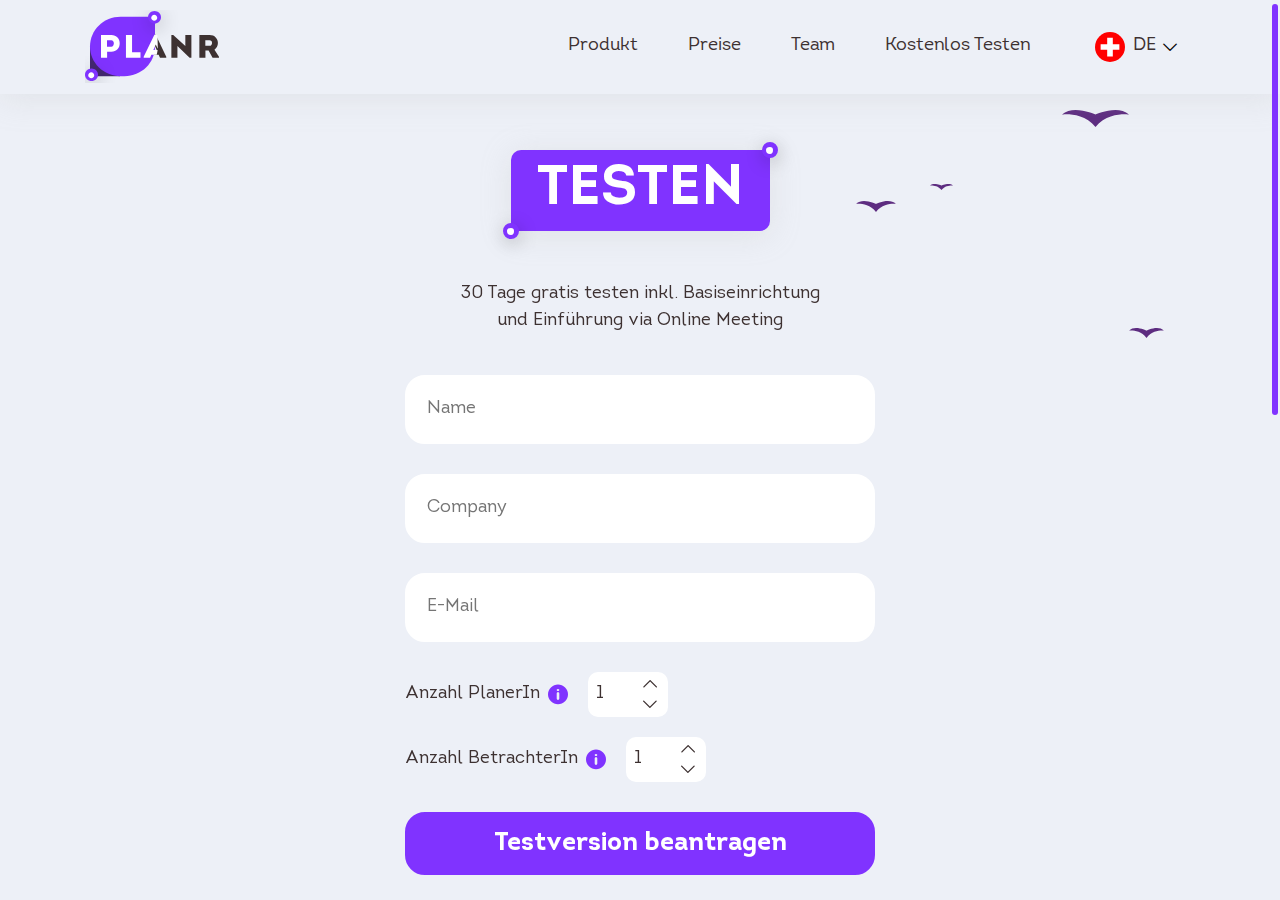
<file: testing.html>
<!DOCTYPE html>
<html lang="de">

<head>
  <meta charset="UTF-8">
  <meta http-equiv="X-UA-Compatible" content="IE=edge">
  <meta name="viewport" content="width=device-width, initial-scale=1.0">
  <link rel="apple-touch-icon" sizes="76x76" href="./img/favicon/apple-touch-icon.png">
  <link rel="icon" type="image/png" sizes="32x32" href="./img/favicon/favicon-32x32.png">
  <link rel="icon" type="image/png" sizes="16x16" href="./img/favicon/favicon-16x16.png">
  <link rel="manifest" href="./img/favicon/site.webmanifest">
  <link rel="mask-icon" href="./img/favicon/safari-pinned-tab.svg" color="#5bbad5">
  <meta name="msapplication-TileColor" content="#da532c">
  <meta name="theme-color" content="#ffffff">
  <title>Planr</title>

  <!-- Import Style's -->
  <link rel="stylesheet" href="./css/vendor.min.css">
  <link rel="stylesheet" href="./css/main.css">
</head>

<body>

  <!-- Header -->
  <header class="header fixed-scroll">
    <div class="container">
      <a href="index.html" class="logo">
        <picture>
          <source srcset="img/logo.svg" type="image/webp"><img src="img/logo.svg" alt="Logo of Planr">
        </picture>
      </a>
      <nav class="nav">
        <ul class="nav__list">
          <li class="nav__item">
            <a href="product.html" class="nav__link">
              Produkt
            </a>
          </li>
          <li class="nav__item">
            <a href="price.html" class="nav__link">
              Preise
            </a>
          </li>
          <li class="nav__item">
            <a href="team.html" class="nav__link">
              Team
            </a>
          </li>
          <li class="nav__item">
            <a href="testing.html" class="nav__link">
              Kostenlos Testen
            </a>
          </li>
        </ul>
        <div class="language dropdown">
          <button class="language__item dropdown__trigger">
            <picture>
              <source srcset="img/languages/ch.svg" type="image/webp"><img src="img/languages/ch.svg"
                alt="Icon of Language">
            </picture>
            <span class="language__title">
              DE
            </span>
            <i class="icon-arrow-dropdown"></i>
          </button>
          <div class="language__list dropdown__item">
            <a href="en-testing.html" class="language__item">
              <picture>
                <source srcset="img/languages/en.svg" type="image/webp"><img src="img/languages/en.svg"
                  alt="Icon of Language">
              </picture>
              <span class="language__title">
                EN
              </span>
            </a>
          </div>
        </div>
        <picture>
          <source srcset="img/nav-background.svg" type="image/webp"><img src="img/nav-background.svg"
            alt="Background picture" class="nav__background">
        </picture>
      </nav>
      <button class="burger"></button>
    </div>
  </header>
  <main>
    <!-- Testing -->
    <section class="testing">
      <div class="container">
        <h1 class="site__title">Testen</h1>
        <p class="site-description">30 Tage gratis testen inkl. Basiseinrichtung und Einführung via Online Meeting</p>
        <form action="" id="form" class="form">
          <div class="form__field">
            <input type="text" name="user_name" id="user_name" placeholder="Name">
          </div>
          <div class="form__field">
            <input type="text" name="user_company" id="user_company" placeholder="Company">
          </div>
          <div class="form__field">
            <input type="email" name="user_email" id="user_email" placeholder="E-Mail">
          </div>
          <div class="counter__table">
            <div class="counter__item">
              <div class="counter__text">
                <h5>Anzahl PlanerIn</h5>
                <div class="tooltip">
                  <i class="icon-info tooltip__trigger"></i>
                  <span class="tooltip__label">Anzahl BetrachterIn (Info: “Jene Mitarbeitenden, welche lediglich die Informationen auf ihrem Smartphone abrufen.”)
                  </span>
                </div>
              </div>
              <div class="counter__wrapper">
                <input type="number" class="counter__input" min="1" max="999" value="1">
                <div class="counter__buttons">
                  <div class="counter__plus">
                    <i class="icon-arrow-dropdown"></i>
                  </div>
                  <div class="counter__minus">
                    <i class="icon-arrow-dropdown"></i>
                  </div>
                </div>
              </div>
            </div>
            <div class="counter__item">
              <div class="counter__text">
                <h5>Anzahl BetrachterIn</h5>
                <div class="tooltip">
                  <i class="icon-info tooltip__trigger"></i>
                  <span class="tooltip__label">Anzahl BetrachterIn (Info: “Jene Mitarbeitenden, welche lediglich die Informationen auf ihrem Smartphone abrufen.”)
                  </span>
                </div>
              </div>
              <div class="counter__wrapper">
                <input type="number" class="counter__input" min="1" max="999" value="1">
                <div class="counter__buttons">
                  <div class="counter__plus">
                    <i class="icon-arrow-dropdown"></i>
                  </div>
                  <div class="counter__minus">
                    <i class="icon-arrow-dropdown"></i>
                  </div>
                </div>
              </div>
            </div>
          </div>
          <button type="submit" class="btn-primary">
            Testversion beantragen
          </button>
          <p class="site-description">Wir melden uns innerhalb eines Arbeitstages bei Ihnen</p>
        </form>
      </div>
      <div class="testing__background">
        <picture>
          <source srcset="img/contacts-background.svg" type="image/webp"><img src="img/contacts-background.svg"
            alt="Decor image">
        </picture>
      </div>
      <div class="birds">
        <picture>
          <source srcset="img/birds.svg" type="image/webp"><img src="img/birds.svg" alt="Decor image">
        </picture>
      </div>
    </section>
  </main>

  <!-- Footer -->
  <footer class="footer">
    <div class="container">
      <a href="index.html" class="logo">
        <picture>
          <source srcset="img/logo.svg" type="image/webp"><img src="img/logo.svg" alt="Logo of Planr">
        </picture>
      </a>
      <div class="footer__wrapper">
        <ul class="footer__list">
          <li class="footer__item">
            <a href="product.html" class="footer__link">
              Produkt
            </a>
          </li>
          <li class="footer__item">
            <a href="price.html" class="footer__link">
              Preise
            </a>
          </li>
          <li class="footer__item">
            <a href="team.html" class="footer__link">
              Team
            </a>
          </li>
          <li class="footer__item">
            <a href="testing.html" class="footer__link">
              Kostenlos Testen
            </a>
          </li>
        </ul>
        <div class="footer__software">
          <picture>
            <source srcset="img/swiss-made-software.svg" type="image/webp"><img src="img/swiss-made-software.svg"
              alt="Icon of Briefcase">
          </picture>
        </div>
      </div>
      <div class="footer__wrapper secondary">
        <!-- <ul class="footer__list">
          <li class="footer__item">
            <a href="#" class="footer__link">
              FAQ
            </a>
          </li>
          <li class="footer__item">
            <a href="#" class="footer__link">
              Impressum
            </a>
          </li>
          <li class="footer__item">
            <a href="#" class="footer__link">
              Datenschutzerklärung
            </a>
          </li>
          <li class="footer__item">
            <a href="#" class="footer__link">
              AGB
            </a>
          </li>
        </ul> -->
        <a href="https://codeto.ch/" class="footer__copyright">
          @ 2020 - 2022 codeto GmbH
        </a>
      </div>
    </div>
  </footer>

  <!-- Import Script's -->
  <script src="./js/vendor.min.js"></script>
  <script src="./js/main.js"></script>
</body>

</html>
</file>
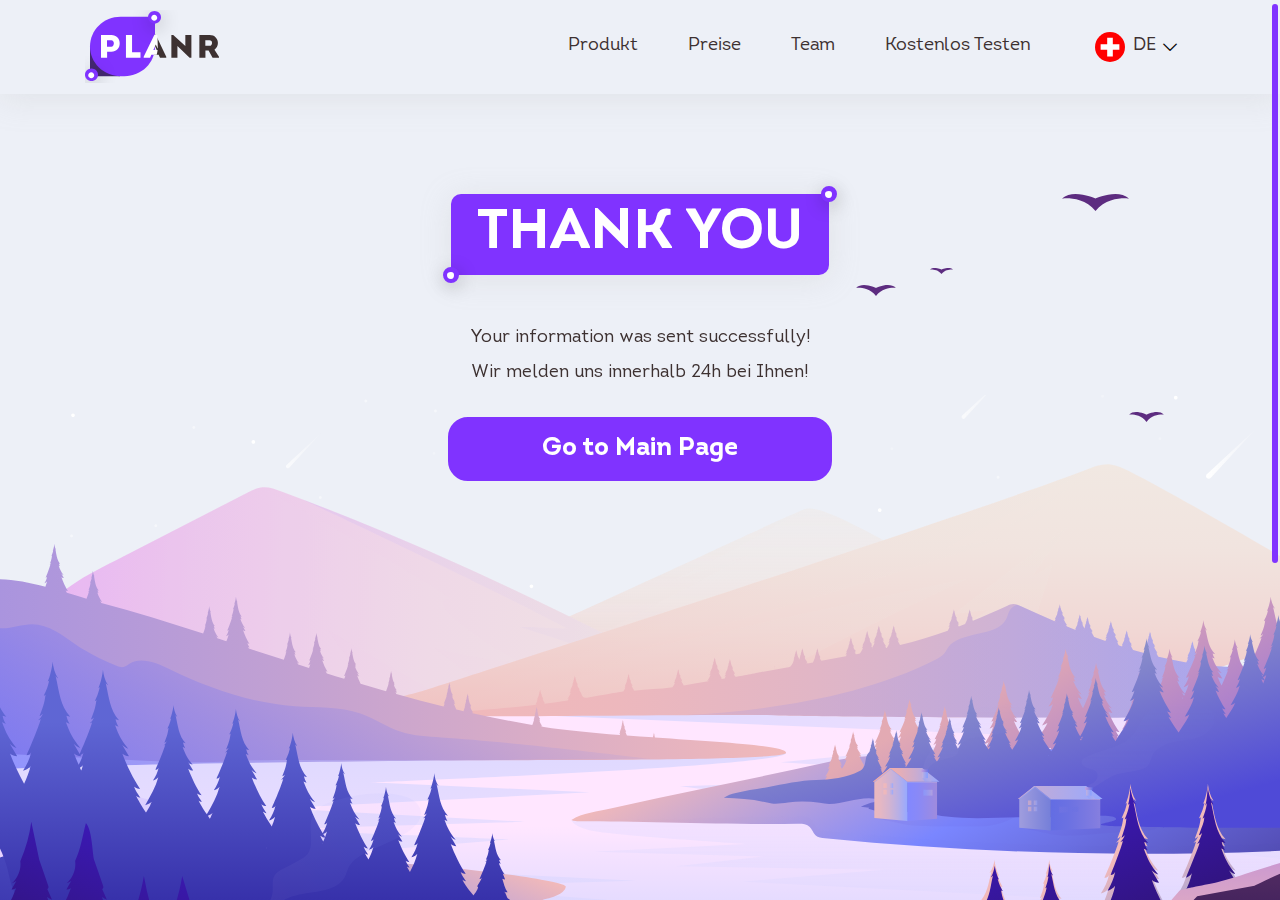
<file: thanks.html>
<!DOCTYPE html>
<html lang="de">

<head>
  <meta charset="UTF-8">
  <meta http-equiv="X-UA-Compatible" content="IE=edge">
  <meta name="viewport" content="width=device-width, initial-scale=1.0">
  <link rel="apple-touch-icon" sizes="76x76" href="./img/favicon/apple-touch-icon.png">
  <link rel="icon" type="image/png" sizes="32x32" href="./img/favicon/favicon-32x32.png">
  <link rel="icon" type="image/png" sizes="16x16" href="./img/favicon/favicon-16x16.png">
  <link rel="manifest" href="./img/favicon/site.webmanifest">
  <link rel="mask-icon" href="./img/favicon/safari-pinned-tab.svg" color="#5bbad5">
  <meta name="msapplication-TileColor" content="#da532c">
  <meta name="theme-color" content="#ffffff">
  <title>Planr</title>

  <!-- Import Style's -->
  <link rel="stylesheet" href="./css/vendor.min.css">
  <link rel="stylesheet" href="./css/main.css">
</head>

<body>

  <!-- Header -->
  <header class="header fixed-scroll">
    <div class="container">
      <a href="index.html" class="logo">
        <picture>
          <source srcset="img/logo.svg" type="image/webp"><img src="img/logo.svg" alt="Logo of Planr">
        </picture>
      </a>
      <nav class="nav">
        <ul class="nav__list">
          <li class="nav__item">
            <a href="product.html" class="nav__link">
              Produkt
            </a>
          </li>
          <li class="nav__item">
            <a href="price.html" class="nav__link">
              Preise
            </a>
          </li>
          <li class="nav__item">
            <a href="team.html" class="nav__link">
              Team
            </a>
          </li>
          <li class="nav__item">
            <a href="testing.html" class="nav__link">
              Kostenlos Testen
            </a>
          </li>
        </ul>
        <div class="language dropdown">
          <button class="language__item dropdown__trigger">
            <picture>
              <source srcset="img/languages/ch.svg" type="image/webp"><img src="img/languages/ch.svg"
                alt="Icon of Language">
            </picture>
            <span class="language__title">
              DE
            </span>
            <i class="icon-arrow-dropdown"></i>
          </button>
          <div class="language__list dropdown__item">
            <a href="en-thanks.html" class="language__item">
              <picture>
                <source srcset="img/languages/en.svg" type="image/webp"><img src="img/languages/en.svg"
                  alt="Icon of Language">
              </picture>
              <span class="language__title">
                EN
              </span>
            </a>
          </div>
        </div>
        <picture>
          <source srcset="img/nav-background.svg" type="image/webp"><img src="img/nav-background.svg"
            alt="Background picture" class="nav__background">
        </picture>
      </nav>
      <button class="burger"></button>
    </div>
  </header>
  <main>
    <!-- Thanks -->
    <section class="thanks">
      <div class="container">
        <h1 class="site__title">Thank You</h1>
        <p class="site-description">
          Your information was sent successfully!
        </p>
        <p class="site-description">
          Wir melden uns innerhalb 24h bei Ihnen!
        </p>
        <a href="index.html" class="btn-primary">
          Go to Main Page
        </a>
      </div>
      <div class="thanks__background">
        <picture>
          <source srcset="img/contacts-background.svg" type="image/webp"><img src="img/contacts-background.svg"
            alt="Decor image">
        </picture>
      </div>
      <div class="thanks__birds">
        <picture>
          <source srcset="img/birds.svg" type="image/webp"><img src="img/birds.svg" alt="Decor image">
        </picture>
      </div>
    </section>
  </main>
  <!-- Footer -->
  <footer class="footer">
    <div class="container">
      <a href="index.html" class="logo">
        <picture>
          <source srcset="img/logo.svg" type="image/webp"><img src="img/logo.svg" alt="Logo of Planr">
        </picture>
      </a>
      <div class="footer__wrapper">
        <ul class="footer__list">
          <li class="footer__item">
            <a href="product.html" class="footer__link">
              Produkt
            </a>
          </li>
          <li class="footer__item">
            <a href="price.html" class="footer__link">
              Preise
            </a>
          </li>
          <li class="footer__item">
            <a href="team.html" class="footer__link">
              Team
            </a>
          </li>
          <li class="footer__item">
            <a href="testing.html" class="footer__link">
              Kostenlos Testen
            </a>
          </li>
        </ul>
        <div class="footer__software">
          <picture>
            <source srcset="img/swiss-made-software.svg" type="image/webp"><img src="img/swiss-made-software.svg"
              alt="Icon of Briefcase">
          </picture>
        </div>
      </div>
      <div class="footer__wrapper secondary">
        <!-- <ul class="footer__list">
          <li class="footer__item">
            <a href="#" class="footer__link">
              FAQ
            </a>
          </li>
          <li class="footer__item">
            <a href="#" class="footer__link">
              Impressum
            </a>
          </li>
          <li class="footer__item">
            <a href="#" class="footer__link">
              Datenschutzerklärung
            </a>
          </li>
          <li class="footer__item">
            <a href="#" class="footer__link">
              AGB
            </a>
          </li>
        </ul> -->
        <a href="https://codeto.ch/" class="footer__copyright">
          @ 2020 - 2022 codeto GmbH
        </a>
      </div>
    </div>
  </footer>

  <!-- Import Script's -->
  <script src="./js/vendor.min.js"></script>
  <script src="./js/main.js"></script>
</body>

</html>
</file>
<file: css/main.css>
@font-face {
  font-family: "Intro";
  font-display: swap;
  src: url("../fonts/Intro-Light.woff2") format("woff2"), url("../fonts/Intro-Light.woff2") format("woff");
  font-weight: 300;
  font-style: normal;
}

@font-face {
  font-family: "Intro";
  font-display: swap;
  src: url("../fonts/Intro-Book.woff2") format("woff2"), url("../fonts/Intro-Book.woff2") format("woff");
  font-weight: 350;
  font-style: normal;
}

@font-face {
  font-family: "Intro";
  font-display: swap;
  src: url("../fonts/Intro-Regular.woff2") format("woff2"), url("../fonts/Intro-Regular.woff2") format("woff");
  font-weight: 400;
  font-style: normal;
}

@font-face {
  font-family: "Intro";
  font-display: swap;
  src: url("../fonts/Intro-Bold.woff2") format("woff2"), url("../fonts/Intro-Bold.woff2") format("woff");
  font-weight: 700;
  font-style: normal;
}

@font-face {
  font-family: 'planr-icons';
  src: url("../fonts/planr-icons.eot?u8snku");
  src: url("../fonts/planr-icons.eot?u8snku#iefix") format("embedded-opentype"), url("../fonts/planr-icons.ttf?u8snku") format("truetype"), url("../fonts/planr-icons.woff?u8snku") format("woff"), url("../fonts/planr-icons.svg?u8snku#planr-icons") format("svg");
  font-weight: normal;
  font-style: normal;
  font-display: block;
}
.planr {
  color: #8033FF;
}
[class^="icon-"],
[class*=" icon-"] {
  font-family: 'planr-icons' !important;
  speak: never;
  font-style: normal;
  font-weight: normal;
  font-variant: normal;
  text-transform: none;
  line-height: 1;
  -webkit-font-smoothing: antialiased;
  -moz-osx-font-smoothing: grayscale;
}

.icon-play:before {
  content: "\e906";
}

.icon-arrow-dropdown:before {
  content: "\e900";
}

.icon-arrow-next:before {
  content: "\e901";
}

.icon-arrow-prev:before {
  content: "\e902";
}

.icon-checked:before {
  content: "\e903";
}

.icon-close:before {
  content: "\e904";
}

.icon-info:before {
  content: "\e905";
}

html {
  line-height: 1.15;
  -webkit-text-size-adjust: 100%;
}

body {
  margin: 0;
}

main {
  display: block;
}

h1 {
  font-size: 2em;
  margin: 0.67em 0;
}

hr {
  -webkit-box-sizing: content-box;
  box-sizing: content-box;
  height: 0;
  overflow: visible;
}

pre {
  font: 1em monospace, monospace;
}

a {
  background: transparent;
}

abbr[title] {
  border-bottom: none;
  text-decoration: underline;
  -webkit-text-decoration: underline dotted;
  text-decoration: underline dotted;
}

b,
strong {
  font-weight: bolder;
}

code,
kbd,
samp {
  font: 1em monospace, monospace;
}

small {
  font-size: 80%;
}

sub,
sup {
  font-size: 75%;
  line-height: 0;
  position: relative;
  vertical-align: baseline;
}

sub {
  bottom: -0.25em;
}

sup {
  top: -0.5em;
}

img {
  border-style: none;
}

button,
input,
optgroup,
select,
textarea {
  font: 100%/1.15 inherit;
  margin: 0;
}

button,
input {
  overflow: visible;
}

button,
select {
  text-transform: none;
}

button,
[type="button"],
[type="reset"],
[type="submit"] {
  -webkit-appearance: button;
}

button::-moz-focus-inner,
[type="button"]::-moz-focus-inner,
[type="reset"]::-moz-focus-inner,
[type="submit"]::-moz-focus-inner {
  border-style: none;
  padding: 0;
}

button:-moz-focusring,
[type="button"]:-moz-focusring,
[type="reset"]:-moz-focusring,
[type="submit"]:-moz-focusring {
  outline: 1px dotted ButtonText;
}

fieldset {
  padding: 0.35em 0.75em 0.625em;
}

legend {
  -webkit-box-sizing: border-box;
  box-sizing: border-box;
  color: inherit;
  display: table;
  max-width: 100%;
  padding: 0;
  white-space: normal;
}

progress {
  vertical-align: baseline;
}

textarea {
  overflow: auto;
}

[type="checkbox"],
[type="radio"] {
  -webkit-box-sizing: border-box;
  box-sizing: border-box;
  padding: 0;
}

[type="number"]::-webkit-inner-spin-button,
[type="number"]::-webkit-outer-spin-button {
  height: auto;
}

[type="search"] {
  -webkit-appearance: textfield;
  outline-offset: -2px;
}

[type="search"]::-webkit-search-decoration {
  -webkit-appearance: none;
}

::-webkit-file-upload-button {
  -webkit-appearance: button;
  font: inherit;
}

details {
  display: block;
}

summary {
  display: list-item;
}

template {
  display: none;
}

[hidden] {
  display: none;
}

html {
  -webkit-box-sizing: border-box;
  box-sizing: border-box;
}

*,
*::before,
*::after {
  -webkit-box-sizing: border-box;
  box-sizing: border-box;
}

:focus-visible {
  outline: #8033FF auto 1px;
}

body {
  background: #EDF0F7;
  margin: 0;
  font-family: "Intro", sans-serif;
}

h1,
h2,
h3,
h4,
h5,
h6,
p,
ul {
  margin: 0;
  padding: 0;
}

img {
  max-width: 100%;
}

input,
button,
textarea {
  font-family: inherit;
}

ul {
  list-style: none;
  padding: 0;
}

button {
  border: none;
  background: transparent;
  cursor: pointer;
  padding: 0;
}

.container {
  max-width: 1140px;
  width: 100%;
  margin: 0 auto;
  padding: 0 15px;
}

.js-lock {
  overflow: hidden;
}

.overlay {
  opacity: 0;
  visibility: hidden;
  z-index: 110;
  position: fixed;
  top: 0;
  left: 0;
  width: 100%;
  height: 100%;
  background: #000000;
  -webkit-transition: all 0.3s ease-in-out;
  -o-transition: all 0.3s ease-in-out;
  transition: all 0.3s ease-in-out;
}

.overlay.js-show {
  opacity: 0.5;
  visibility: visible;
}

.btn-primary {
  text-align: center;
  padding: 14px 60px;
  background: #8033FF;
  border: 2px solid #8033FF;
  border-radius: 20px;
  text-decoration: none;
  color: #ffffff;
  font-size: 26px;
  font-weight: 700;
  line-height: 1.2;
  -webkit-transition: all 0.3s ease-in-out;
  -o-transition: all 0.3s ease-in-out;
  transition: all 0.3s ease-in-out;
}

.btn-primary:hover {
  background: transparent;
  color: #8033FF;
}

.btn-primary:disabled {
  pointer-events: none;
  cursor: not-allowed;
  background: #D9C2FE;
}

.site__title {
  position: relative;
  text-align: center;
  max-width: -webkit-fit-content;
  max-width: -moz-fit-content;
  max-width: fit-content;
  margin: 0 auto;
  padding: 8px 26px 9px;
  color: #ffffff;
  font-size: 45px;
  font-weight: 700;
  text-transform: uppercase;
  background: #8033FF;
  border-radius: 10px 0 10px 0;
  -webkit-box-shadow: 0px 4px 30px rgba(188, 188, 188, 0.25);
  box-shadow: 0px 4px 30px rgba(188, 188, 188, 0.25);
}

.site__title::before,
.site__title::after {
  content: '';
  position: absolute;
  max-width: 16px;
  min-width: 16px;
  max-height: 16px;
  min-height: 16px;
  background: #ffffff;
  border-top-width: 5px;
  border-right-width: 5px;
  border-bottom-width: 4px;
  border-left-width: 4px;
  border-style: solid;
  border-color: #8033FF;
  border-radius: 100px;
  -webkit-box-shadow: 1px 4px 18px rgba(0, 0, 0, 0.25);
  box-shadow: 1px 4px 18px rgba(0, 0, 0, 0.25);
}

.site__title::before {
  right: calc(100% - 8px);
  top: calc(100% - 8px);
}

.site__title::after {
  left: calc(100% - 8px);
  bottom: calc(100% - 8px);
}

h2 {
  text-align: center;
  color: #3D3131;
  font-size: 26px;
  font-weight: 700;
  line-height: 1.2;
}

.site-description {
  color: #3D3131;
  font-size: 18px;
  font-weight: 350;
  line-height: 1.5;
}

.swiper-slide {
  height: auto;
}

.swiper-navigation {
  margin-top: 30px;
  display: -webkit-box;
  display: -ms-flexbox;
  display: flex;
  -webkit-box-align: center;
  -ms-flex-align: center;
  align-items: center;
  -webkit-box-pack: center;
  -ms-flex-pack: center;
  justify-content: center;
}

.swiper-pagination {
  position: relative;
  height: 20px;
  display: -webkit-box;
  display: -ms-flexbox;
  display: flex;
  -webkit-box-align: center;
  -ms-flex-align: center;
  align-items: center;
  -webkit-box-pack: center;
  -ms-flex-pack: center;
  justify-content: center;
  max-width: -webkit-fit-content;
  max-width: -moz-fit-content;
  max-width: fit-content;
  margin: 0 24px;
}

.swiper-pagination-bullet {
  display: block;
  position: relative;
  opacity: 1;
  width: 20px;
  height: 20px;
  background: transparent;
}

.swiper-pagination-bullet::before {
  content: '';
  position: absolute;
  top: 50%;
  left: 50%;
  -webkit-transform: translate(-50%, -50%);
  -ms-transform: translate(-50%, -50%);
  transform: translate(-50%, -50%);
  width: 12px;
  height: 12px;
  background: #ffffff;
  -webkit-transition: all 0.3s ease-in-out;
  -o-transition: all 0.3s ease-in-out;
  transition: all 0.3s ease-in-out;
  border-radius: 100px;
  overflow: hidden;
}

.swiper-pagination-bullet-active::before {
  background: #8033FF;
  width: 20px;
  height: 20px;
}

.swiper-button-prev,
.swiper-button-next {
  outline: none;
  position: relative;
  top: 0;
  margin: 0;
}

.swiper-button-prev::after,
.swiper-button-next::after {
  color: #8033FF;
  font-size: 30px;
  -webkit-transition: all 0.3s ease-in-out;
  -o-transition: all 0.3s ease-in-out;
  transition: all 0.3s ease-in-out;
}

.swiper-button-prev:after,
.swiper-rtl .swiper-button-next:after {
  font-family: 'planr-icons';
  content: '\e902';
}

.swiper-button-next:after,
.swiper-rtl .swiper-button-prev:after {
  font-family: 'planr-icons';
  content: '\e901';
}

.swiper-button-prev,
.swiper-rtl .swiper-button-next {
  left: 0;
}

.swiper-button-next,
.swiper-rtl .swiper-button-prev {
  right: 0;
}

.swiper-horizontal > .swiper-pagination-bullets,
.swiper-pagination-bullets.swiper-pagination-horizontal,
.swiper-pagination-custom,
.swiper-pagination-fraction {
  top: unset;
  bottom: unset;
}

.swiper-horizontal > .swiper-pagination-bullets .swiper-pagination-bullet,
.swiper-pagination-horizontal.swiper-pagination-bullets .swiper-pagination-bullet {
  margin: 0 2px;
}

.os-theme-dark > .os-scrollbar,
.os-theme-light > .os-scrollbar {
  padding: 4px 2px;
}

.os-theme-dark > .os-scrollbar > .os-scrollbar-track > .os-scrollbar-handle {
  background: #8033FF;
}

.os-theme-dark > .os-scrollbar:hover > .os-scrollbar-track > .os-scrollbar-handle,
.os-theme-dark > .os-scrollbar:active > .os-scrollbar-track > .os-scrollbar-handle {
  background: #D9C2FE;
}

.video {
  z-index: 10;
  position: relative;
  border-radius: 20px;
  overflow: hidden;
}

.video__preview picture {
  display: block;
  max-width: 100%;
  max-height: 100%;
}

.video__preview picture img,
.video__preview picture source {
  width: 100%;
  height: 100%;
  display: block;
}

.video__play {
  position: absolute;
  top: 0;
  left: 0;
  width: 100%;
  height: 100%;
  background: transparent;
}

.video__play-content {
  z-index: 1;
  position: absolute;
  top: 50%;
  left: 50%;
  -webkit-transform: translate(-50%, -50%);
  -ms-transform: translate(-50%, -50%);
  transform: translate(-50%, -50%);
  padding: 10px 20px;
  background: #8033FF;
  border-radius: 10px;
  overflow: hidden;
  -webkit-transition: all 0.3s ease-in-out;
  -o-transition: all 0.3s ease-in-out;
  transition: all 0.3s ease-in-out;
}

.video__play-content i {
  color: #ffffff;
  font-size: 16px;
}

.video__play-content:hover {
  -webkit-transform: translate(-50%, -50%) scale(1.05);
  -ms-transform: translate(-50%, -50%) scale(1.05);
  transform: translate(-50%, -50%) scale(1.05);
}

.video__item {
  display: none;
  position: absolute;
  top: 0;
  left: 0;
  width: 100%;
  height: 100%;
}

.video__item iframe {
  width: 100%;
  height: 100%;
}

.footer {
  padding: 60px 0;
  overflow: hidden;
  border-top: 1px solid #DCDCDC;
}

.footer .container {
  padding: 0;
}

.footer .logo {
  display: block;
  margin: 0 auto 40px;
  max-width: 134px;
  min-width: 134px;
  max-height: 74px;
  min-height: 74px;
}

.footer .logo img,
.footer .logo source {
  width: 100%;
  height: 100%;
}

.footer__list {
  display: -webkit-box;
  display: -ms-flexbox;
  display: flex;
  flex-wrap: wrap;
  -webkit-box-pack: center;
  -ms-flex-pack: center;
  justify-content: center;
  margin: -6px -25px;
}

.footer__item {
  padding: 6px 25px;
}
.footer-item:first-child {
  padding-left: 0;
}

.footer__link {
  text-decoration: none;
  position: relative;
  display: inline-block;
  color: #3D3131;
  font-size: 18px;
  font-weight: 350;
  line-height: 1.6;
  -webkit-transition: all 0.3s ease-in-out;
  -o-transition: all 0.3s ease-in-out;
  transition: all 0.3s ease-in-out;
}

.footer__link::before {
  content: '';
  position: absolute;
  bottom: 0;
  left: 0;
  width: 0;
  height: 1px;
  background: #8033FF;
  border-radius: 10px;
  -webkit-transition: all 0.3s ease-in-out;
  -o-transition: all 0.3s ease-in-out;
  transition: all 0.3s ease-in-out;
}

.footer__link:hover {
  color: #8033FF;
}

.footer__link:hover::before {
  width: 100%;
}

.footer__software {
  display: -webkit-box;
  display: -ms-flexbox;
  display: flex;
  -webkit-box-align: center;
  -ms-flex-align: center;
  align-items: center;
  -webkit-box-pack: start;
  -ms-flex-pack: start;
  justify-content: flex-start;
  max-width: -webkit-fit-content;
  max-width: -moz-fit-content;
  max-width: fit-content;
  margin: 24px auto 0;
}

.footer__software img {
  height: 49px;
  border-radius: 100px;
  overflow: hidden;
}

.footer__software span {
  display: block;
  max-width: 180px;
  margin-left: 12px;
  color: #3D3131;
  font-size: 18px;
  font-weight: 350;
  line-height: 1.54;
}

.footer__wrapper {
  padding: 0 15px;
  width: 100%;
}

.footer__wrapper.secondary {
  padding-top: 30px;
  margin-top: 30px;
  border-top: 1px solid #DCDCDC;
}

.footer__wrapper.secondary .footer__link {
  color: #6D6D6D;
}

.footer__wrapper.secondary .footer__link:hover {
  color: #8033FF;
}

.footer__copyright {
  display: block;
  max-width: -webkit-fit-content;
  max-width: -moz-fit-content;
  max-width: fit-content;
  margin: 30px auto 0;
  color: #6D6D6D;
  font-size: 18px;
  font-weight: 350;
  line-height: 1.6;
  text-decoration: none;
  position: relative;
}
.footer__copyright:before {
  content: '';
  background: #DCDCDC;
  height: 2px;
  width: 100%;
  width: 100%;
  position: absolute;
  left: 0;
  bottom: 0;
  transition: all .3s ease-in-out;
}
.footer__copyright:hover:before {
  background: #6D6D6D;
}

.header {
  z-index: 100;
  padding: 10px 0;
  -webkit-box-shadow: 0px 4px 30px rgba(188, 188, 188, 0.25);
  box-shadow: 0px 4px 30px rgba(188, 188, 188, 0.25);
  position: fixed;
  top: 0;
  left: 0;
  width: 100%;
  height: auto;
  background: #EDF0F7;
}

.header .container {
  display: -webkit-box;
  display: -ms-flexbox;
  display: flex;
  -webkit-box-align: center;
  -ms-flex-align: center;
  align-items: center;
  -webkit-box-pack: justify;
  -ms-flex-pack: justify;
  justify-content: space-between;
}

.header .logo {
  z-index: 100;
  display: block;
  max-width: 73px;
  min-width: 73px;
  max-height: 40px;
  min-height: 40px;
}

.header .logo img,
.header .logo source {
  width: 100%;
  height: 100%;
}

.header.js-nav-open .nav {
  opacity: 1;
  visibility: visible;
  pointer-events: all;
}

.header.js-nav-open .burger::before {
  -webkit-transform: rotate(45deg);
  -ms-transform: rotate(45deg);
  transform: rotate(45deg);
  top: 50%;
}

.header.js-nav-open .burger::after {
  -webkit-transform: rotate(-45deg);
  -ms-transform: rotate(-45deg);
  transform: rotate(-45deg);
  top: 50%;
  bottom: unset;
}

.burger {
  z-index: 100;
  position: relative;
  display: -webkit-box;
  display: -ms-flexbox;
  display: flex;
  max-width: 36px;
  min-width: 36px;
  max-height: 36px;
  min-height: 36px;
}

.burger::before,
.burger::after {
  content: '';
  position: absolute;
  left: 0;
  width: 100%;
  height: 2px;
  background: #8033FF;
  border-radius: 10px;
  -webkit-transition: all 0.3s ease-in-out;
  -o-transition: all 0.3s ease-in-out;
  transition: all 0.3s ease-in-out;
}

.burger::before {
  top: 12px;
}

.burger::after {
  bottom: 12px;
}

.nav {
  pointer-events: none;
  opacity: 0;
  visibility: hidden;
  z-index: 99;
  position: fixed;
  top: 60px;
  left: 0;
  width: 100%;
  height: calc(100% - 60px);
  padding: 60px 15px 200px;
  background: #EDF0F7;
  overflow: auto;
  -webkit-transition: all 0.3s ease-in-out;
  -o-transition: all 0.3s ease-in-out;
  transition: all 0.3s ease-in-out;
}

.nav::before {
  z-index: -1;
  content: '';
  position: fixed;
  top: 0;
  left: 0;
  width: 100%;
  height: 60px;
  background: #EDF0F7;
  -webkit-box-shadow: 0px 4px 30px rgba(188, 188, 188, 0.25);
  box-shadow: 0px 4px 30px rgba(188, 188, 188, 0.25);
}

.nav__background {
  z-index: -1;
  position: fixed;
  bottom: 0;
  left: 0;
  width: 100%;
}

.nav__item:not(:last-child) {
  margin-bottom: 30px;
}

.nav__link {
  position: relative;
  display: inline-block;
  text-decoration: none;
  color: #3D3131;
  font-size: 22px;
  font-weight: 350;
  line-height: 1.3;
  -webkit-transition: all 0.3s ease-in-out;
  -o-transition: all 0.3s ease-in-out;
  transition: all 0.3s ease-in-out;
}

.nav__link::before {
  content: '';
  position: absolute;
  bottom: 0;
  left: 0;
  width: 0;
  height: 1px;
  background: #8033FF;
  border-radius: 10px;
  -webkit-transition: all 0.3s ease-in-out;
  -o-transition: all 0.3s ease-in-out;
  transition: all 0.3s ease-in-out;
}

.nav__link:hover {
  color: #8033FF;
}

.nav__link:hover::before {
  width: 100%;
}

.language {
  position: relative;
  margin-top: 30px;
}

.language__item {
  text-decoration: none;
  display: -webkit-box;
  display: -ms-flexbox;
  display: flex;
  -webkit-box-align: center;
  -ms-flex-align: center;
  align-items: center;
  -webkit-box-pack: start;
  -ms-flex-pack: start;
  justify-content: flex-start;
}

.language__item picture {
  max-width: 30px;
  min-width: 30px;
  max-height: 30px;
  min-height: 30px;
  border-radius: 100px;
  overflow: hidden;
}

.language__item picture img,
.language__item picture source {
  width: 100%;
  height: 100%;
}

.language__title {
  color: #3D3131;
  font-size: 22px;
  font-weight: 350;
  line-height: 1.3;
  margin: 0 8px;
}

.language i {
  color: #000000;
  font-size: 20px;
  -webkit-transition: all 0.3s ease-in-out;
  -o-transition: all 0.3s ease-in-out;
  transition: all 0.3s ease-in-out;
}

.language__list {
  display: none;
  margin-top: 20px;
}

.language.js-open .language__item.dropdown__trigger i {
  -webkit-transform: rotate(-180deg);
  -ms-transform: rotate(-180deg);
  transform: rotate(-180deg);
}

.language.js-open .language__list {
  display: block;
}

.benefits {
  padding: 30px 0 0;
}

.benefits h2 {
  margin-bottom: 30px;
}

.benefits__slider {
  padding: 0 0 30px;
}

.benefits__card {
  height: 100%;
  padding: 40px 30px;
  background: #ffffff;
  -webkit-box-shadow: 0px 4px 30px rgba(188, 188, 188, 0.25);
  box-shadow: 0px 4px 30px rgba(188, 188, 188, 0.25);
  border-radius: 20px;
  -webkit-transition: all 0.3s ease-in-out;
  -o-transition: all 0.3s ease-in-out;
  transition: all 0.3s ease-in-out;
}

.benefits__icon {
  margin-bottom: 20px;
  width: 80px;
  height: 80px;
}

.benefits__background {
  display: none;
}

.contacts {
  position: relative;
  padding: 30px 0 120px;
}

.contacts h3 {
  max-width: 620px;
  margin: 0 auto 30px;
  text-align: center;
  color: #3D3131;
  font-size: 20px;
  font-weight: 400;
  line-height: 1.3;
}

.contacts__background {
  z-index: -1;
  position: absolute;
  bottom: 0;
  left: 0;
  width: 100%;
}

.contacts__background img,
.contacts__background picture,
.contacts__background source {
  display: block;
  width: 100%;
}

.form {
  max-width: 500px;
  margin: 0 auto;
}

.form__field {
  position: relative;
  border-radius: 20px;
}

.form__field:not(:last-of-type) {
  margin-bottom: 20px;
}

.form__field input,
.form__field textarea {
  width: 100%;
  padding: 18px 20px;
  background: #ffffff;
  outline: none;
  border: none;
  color: #3D3131;
  font-size: 18px;
  font-weight: 350;
  line-height: 1.6;
  border-radius: 20px;
  border: 2px solid #ffffff;
}

.form__field input:focus,
.form__field textarea:focus {
  border-color: #8033FF;
}

.form__field input.js-invalid,
.form__field textarea.js-invalid {
  border-color: #FF3636;
  color: #FF3636;
}

.form__field input.js-invalid::-webkit-input-placeholder,
.form__field textarea.js-invalid::-webkit-input-placeholder {
  color: #FF3636;
}

.form__field input.js-invalid::-moz-placeholder,
.form__field textarea.js-invalid::-moz-placeholder {
  color: #FF3636;
}

.form__field input.js-invalid:-ms-input-placeholder,
.form__field textarea.js-invalid:-ms-input-placeholder {
  color: #FF3636;
}

.form__field input.js-invalid::-ms-input-placeholder,
.form__field textarea.js-invalid::-ms-input-placeholder {
  color: #FF3636;
}

.form__field input.js-invalid::placeholder,
.form__field textarea.js-invalid::placeholder {
  color: #FF3636;
}

.form__field textarea {
  resize: none;
  max-height: 230px;
  min-height: 230px;
}

.form__field .js-invalid-label {
  position: absolute;
  top: 100%;
  left: 0;
  color: #FF3636;
  font-size: 16px;
  font-weight: 350;
  line-height: 1.5;
}

.form .btn-primary {
  margin-top: 20px;
  width: 100%;
}

.hero {
  position: relative;
  text-align: center;
  padding: 108px 0 30px;
}

.hero h1 {
  max-width: 696px;
  margin: 0 auto;
  color: #3D3131;
  font-size: 26px;
  font-weight: 700;
  line-height: 1.2;
}

.hero__description {
  max-width: 666px;
  margin: 0 auto;
  color: #3D3131;
  font-size: 20px;
  font-weight: 400;
  line-height: 1.3;
}

.hero__image {
  margin: 12px -15px 20px;
  min-height: 200px;
}

.hero__image img {
  width: 100%;
  height: 100%;
}

.hero .video {
  margin-top: 30px;
}

.plan__slider {
  padding: 100px 15px 30px;
  max-width: 1370px;
}

.plan__slider .swiper-navigation {
  margin-top: 20px;
}

.plan__card {
  position: relative;
  display: -webkit-box;
  display: -ms-flexbox;
  display: flex;
  -webkit-box-align: center;
  -ms-flex-align: center;
  align-items: center;
  -webkit-box-pack: center;
  -ms-flex-pack: center;
  justify-content: center;
  height: 100%;
  padding: 52px 6px 30px;
  background: #ffffff;
  -webkit-box-shadow: 0px 4px 30px rgba(188, 188, 188, 0.25);
  box-shadow: 0px 4px 30px rgba(188, 188, 188, 0.25);
  border-radius: 10px;
}

.plan__card:hover .plan__icon {
  -webkit-transform: translateX(-50%) scale(1.1);
  -ms-transform: translateX(-50%) scale(1.1);
  transform: translateX(-50%) scale(1.1);
}

.plan__icon {
  position: absolute;
  top: -44px;
  left: 50%;
  -webkit-transform: translateX(-50%);
  -ms-transform: translateX(-50%);
  transform: translateX(-50%);
  max-width: 80px;
  min-width: 80px;
  max-height: 80px;
  min-height: 80px;
  border-radius: 100px;
  overflow: hidden;
  -webkit-transition: all 0.3s ease-in-out;
  -o-transition: all 0.3s ease-in-out;
  transition: all 0.3s ease-in-out;
}

.plan__icon img,
.plan__icon source {
  width: 100%;
  height: 100%;
}
/* .product-plan__slider .plan__card {
  flex-direction: column;
  padding: 52px 15px  50px;
} */
.product-plan__slider .plan-modal-trigger {
  color: #8033FD;
  font-size: 18px;
  font-weight: 700;
  cursor: pointer;
}
.plan-content {
  display: none;
}
.body-blackout {
  position: fixed;
  z-index: 1010;
  left: 0;
  top: 0;
  width: 100%;
  height: 100%;
  background-color: rgba(0, 0, 0, .4);
  opacity: 0;
  visibility: hidden;
  transition: all .3s ease-in-out;
}
.body-blackout.is-blacked-out {
  opacity: 1;
  visibility: visible;
}
.plan-popup {
  z-index: 1011;
  position: fixed;
  left: 50%;
  top: 50%;
  width: 660px;
  transform: translate(-50%, -50%);
  background: #FFFFFF;
  box-shadow: 0px 4px 30px rgba(188, 188, 188, 0.25);
  border-radius: 10px;
  overflow: hidden;
  opacity: 0;
  visibility: hidden;
  transition: all .3s ease-in-out;
}
.plan-popup .plan-content {
  display: block;
}
.plan-popup.js-show {
  opacity: 1;
  visibility: visible;
}
.plan-popup__title {
  padding: 20px 20px 8px 20px;
  color: #8033FD;
  font-weight: 700;
  font-size: 22px;
  line-height: 28px;
}
.plan-popup__close {
   position: absolute;
   right: 16px;
   top: 16px;
   width: 36px;
   height: 36px;
   background: #D9C2FE;
  border-radius: 8px;
  cursor: pointer;
}
.plan-popup__close:before, .plan-popup__close:after {
  content: '';
  width: 24px;
  height: 2px;
  background: #ffffff;
  position: absolute;
  left: 50%;
  top: 50%;
}
.plan-popup__close:before {
  transform: translate(-50%, -50%) rotate(135deg);
}
.plan-popup__close:after {
  transform: translate(-50%, -50%) rotate(45deg);
}
.plan-popup__description {
  padding: 0 20px 0 36px;
}
.plan-popup__description li {
  color: #3D3131;
  font-size: 18px;
  line-height: 1.6;
  position: relative;
}
.plan-popup__description li:before {
  content: '';
  width: 4px;
  height: 4px;
  border-radius: 100%;
  position: absolute;
  left: -13px;
  top: 12px;
  background: #3D3131;
}
.plan-popup__image {
  height: 372px;
}
.plan-popup__image img {
  display: block;
  height: 100%;
  width: 100%;
  object-fit: cover;
}
.testimonials {
  padding: 30px 0;
}
@media (max-width: 680px) {
  .plan-popup {
    width: 95%;
  }
  .plan-popup__image {
    height: unset;
    max-height: 372px;
  }
  .plan-popup__description li {
    font-size: 16px;
  }
}
.testimonials h2 {
  margin-bottom: 25px;
}
.testimonials__wrapper {
  padding: 25px 0;
}
.testimonials .swiper-navigation {
  margin-top: 0;
}
.testimonials__card {
  position: relative;
  padding: 60px 20px;
  background: #ffffff;
  -webkit-box-shadow: 0px 4px 30px rgba(188, 188, 188, 0.25);
  box-shadow: 0px 4px 30px rgba(188, 188, 188, 0.25);
  border-radius: 20px;
}

.testimonials__card .site-description:not(:last-of-type) {
  margin-bottom: 30px;
}

.testimonials__card .icon-quote {
  position: absolute;
  top: -24px;
  left: 30px;
  max-width: 82px;
  min-width: 82px;
  max-height: 51px;
  min-height: 51px;
}

.testimonials__card .icon-quote img,
.testimonials__card .icon-quote source {
  width: 100%;
  height: 100%;
}

.testimonials__photo {
  margin: 32px auto 0;
  max-width: 110px;
  min-width: 110px;
  max-height: 110px;
  min-height: 110px;
  border-radius: 20px;
  overflow: hidden;
}

.testimonials__photo img,
.testimonials__photo source {
  width: 100%;
  height: 100%;
  -o-object-fit: cover;
  object-fit: cover;
}

.testimonials__author {
  margin-top: 20px;
  color: #3D3131;
  font-size: 22px;
  font-weight: 400;
  line-height: 1.3;
}

.testimonials__company {
  color: #3D3131;
  font-size: 18px;
  font-weight: 350;
  line-height: 1.3;
}

.product {
  position: relative;
  padding: 110px 0 120px;
}

.product .site__title {
  margin-bottom: 50px;
}

.product .site-description {
  text-align: center;
  margin: 0 auto;
  max-width: 732px;
}

.product .video {
  margin: 60px 0;
}

.product .plan__slider {
  padding: 74px 15px;
}

.product .btn-primary {
  display: block;
  width: -webkit-fit-content;
  width: -moz-fit-content;
  width: fit-content;
  margin: 24px auto 0;
}

.product__background {
  z-index: -1;
  position: absolute;
  bottom: 0;
  left: 0;
  width: 100%;
}

.product__background img,
.product__background source,
.product__background picture {
  display: block;
  width: 100%;
}

.product__background-second {
  display: none;
  z-index: -1;
  position: absolute;
  top: 60px;
  left: 0;
  width: 100%;
}

.product__background-second img,
.product__background-second source,
.product__background-second picture {
  display: block;
  width: 100%;
}

.product__offer .site__title {
  text-transform: none;
  margin-bottom: 24px;
}

.rate {
  position: relative;
  padding: 110px 0;
  overflow: hidden;
}

.rate h1 {
  margin-bottom: 50px;
}

.rate .site-description {
  text-align: center;
  max-width: 730px;
  margin: 0 auto;
}

.rate .site-description.small {
  max-width: 400px;
}

.rate .switch {
  margin: 32px 0 12px;
}

.rate__table {
  display: -webkit-box;
  display: -ms-flexbox;
  display: flex;
  -ms-flex-wrap: wrap;
  flex-wrap: wrap;
  -webkit-box-align: stretch;
  -ms-flex-align: stretch;
  align-items: stretch;
  -webkit-box-pack: start;
  -ms-flex-pack: start;
  justify-content: flex-start;
  padding-top: 16px;
  margin: 10px -15px 0 -15px;
}

.rate__wrapper {
  -webkit-box-flex: 0;
  -ms-flex: 0 0 100%;
  flex: 0 0 100%;
  max-width: 100%;
  padding: 15px;
}

.rate-card {
  position: relative;
  display: -webkit-box;
  display: -ms-flexbox;
  display: flex;
  -webkit-box-orient: vertical;
  -webkit-box-direction: normal;
  -ms-flex-direction: column;
  flex-direction: column;
  -webkit-box-align: start;
  -ms-flex-align: start;
  align-items: flex-start;
  padding: 30px 0 0 0;
  height: 100%;
  background: #ffffff;
  border-radius: 20px;
  overflow: hidden;
  -webkit-box-shadow: 0px 4px 30px rgba(188, 188, 188, 0.25);
  box-shadow: 0px 4px 30px rgba(188, 188, 188, 0.25);
}
.rate-card .btn-primary {
  padding: 14px 30px;
}
.rate-card__body {
  padding: 0 20px;
}
.rate-card__price {
  padding: 0 20px;
}
.rate-card__background {
  width: 100%;
}
.rate-card h3 {
  margin-bottom: 20px;
  color: #3D3131;
  font-size: 30px;
  font-weight: 700;
  line-height: 1.1;
}
.rate-card__enterprise__price {
  height: 55px;
  display: flex;
  align-items: center;
  margin-bottom: 16px;
  font-size: 24px;
}
.rate-card .site-description {
  margin-bottom: 20px;
  text-align: left;
}
.rate-card .site-description.mb-47 {
  margin-bottom: 47px;
}

.rate-card ul {
  margin-bottom: 32px;
}

.rate-card ul li {
  position: relative;
  padding-left: 36px;
  color: #3D3131;
  font-size: 18px;
  font-weight: 350;
  line-height: 1.5;
}

.rate-card ul li::before {
  font: 24px 'planr-icons', sans-serif;
  content: "\e903";
  color: #8033FF;
  position: absolute;
  top: 1px;
  left: 0;
  max-width: 24px;
  min-width: 24px;
  max-height: 24px;
  min-height: 24px;
}

.rate-card ul li:not(:last-child) {
  margin-bottom: 12px;
}

.rate-card .price {
  display: block;
  color: #3D3131;
  font-size: 18px;
  font-weight: 350;
  line-height: 1.5;
}

.rate-card .price strong {
  font-weight: 700;
}
.rate-card__includes strong {
  color: #8033FF;
  /* border-bottom: 2px solid #8033FF; */
}
.rate-card .price:not(:last-child) {
  margin-bottom: 12px;
}

.rate-card .price:last-child {
  margin-bottom: 32px;
}

.rate-card .rate-card__no-price .price {
  margin-bottom: 71px;
}


.rate-card .discount {
  display: none;
}

.total-basic-wrapper.active .total-basic {
  display: none;
}
.total-basic-wrapper.active .discount-basic {
  display: flex;
}

.total-pro-wrapper.active .total-pro {
  display: none;
}
.total-pro-wrapper.active .discount-pro {
  display: flex;
}

.rate-card .btn-primary {
  display: flex;
  align-items: center;
  justify-content: center;
  width: 100%;
  border-radius: 0 0 20px 20px;
}
.rate-card .total {
  display: flex;
  align-items: center;
  margin-bottom: 16px;
}
.rate-card .total-text {
  margin-right: 8px;
}
.total-number {
  font-size: 55px;
  line-height: 55px;
  color: #8033FD;
  font-weight: 300;
  display: flex;
  align-items: center;
}
/* .rate-card .total:before {
  content: '('
}
.rate-card .total:after {
  content: ')'
} */
.total-text {
  font-weight: 400;
  font-size: 18px;
  line-height: 28px;
  color: #3D3131;
}
.price-month-eng:after {
  content: '/ month';
  font-size: 18px;
  color: #3D3131;
  margin-left: 8px;
  font-weight: 400;

}
.price-year-eng:after {
  content: '/ month';
  font-size: 18px;
  color: #3D3131;
  margin-left: 8px;
  font-weight: 400;

}
.price-month-de:after {
  content: '/ Monat';
  font-size: 18px;
  color: #3D3131;
  margin-left: 8px;
  font-weight: 400;

}
.price-year-de:after {
  content: '/ Monat';
  font-size: 18px;
  color: #3D3131;
  margin-left: 8px;
  font-weight: 400;

}
.rate-card__background picture,
.rate-card__background img,
.rate-card__background source {
  display: block;
  width: 100%;
}

.rate .counter__table {
  display: -webkit-box;
  display: -ms-flexbox;
  display: flex;
  -webkit-box-orient: vertical;
  -webkit-box-direction: normal;
  -ms-flex-direction: column;
  flex-direction: column;
  -webkit-box-align: center;
  -ms-flex-align: center;
  align-items: center;
  margin: 24px 0 0;
}

.rate .counter__item:not(:last-child) {
  margin-bottom: 24px;
}

.rate__background {
  display: none;
  z-index: -1;
  position: absolute;
  top: 60px;
  left: 0;
  width: 100%;
}

.rate__background img,
.rate__background source,
.rate__background picture {
  display: block;
  width: 100%;
}

.team {
  position: relative;
  padding: 110px 0;
  overflow: hidden;
}

.team h1 {
  margin-bottom: 50px;
}

.team .site-description {
  text-align: center;
  margin: 0 auto 40px;
  max-width: 700px;
}

.team__table {
  display: -webkit-box;
  display: -ms-flexbox;
  display: flex;
  -ms-flex-wrap: wrap;
  flex-wrap: wrap;
  -webkit-box-align: stretch;
  -ms-flex-align: stretch;
  align-items: stretch;
  -webkit-box-pack: center;
  -ms-flex-pack: center;
  justify-content: center;
  margin: -15px;
}

.team__wrapper {
  -webkit-box-flex: 0;
  -ms-flex: 0 0 100%;
  flex: 0 0 100%;
  max-width: 100%;
  padding: 15px;
}

.team__card {
  display: -webkit-box;
  display: -ms-flexbox;
  display: flex;
  -webkit-box-orient: vertical;
  -webkit-box-direction: normal;
  -ms-flex-direction: column;
  flex-direction: column;
  -webkit-box-align: center;
  -ms-flex-align: center;
  align-items: center;
  text-align: center;
}

.team__card:hover .team__photo {
  -webkit-transform: scale(1.05);
  -ms-transform: scale(1.05);
  transform: scale(1.05);
}

.team__photo {
  display: flex;
  -webkit-box-align: end;
  -ms-flex-align: end;
  align-items: flex-end;
  -webkit-box-pack: center;
  -ms-flex-pack: center;
  justify-content: center;
  width: 100%;
  height: 255px;
  background: #ffffff;
  border-radius: 20px;
  overflow: hidden;
  transition: all 0.3s ease-in-out;
}

.team__photo img {
  display: block;
  height: 100%;
  width: 100%;
  object-fit: cover;
}

.team__name {
  margin: 20px 0 4px;
  color: #3D3131;
  font-size: 22px;
  font-weight: 400;
  line-height: 1.3;
}

.team__position {
  display: block;
  color: #3D3131;
  font-size: 18px;
  font-weight: 350;
  line-height: 1.2;
}

.team__background {
  display: none;
  z-index: -1;
  position: absolute;
  top: 60px;
  left: 0;
  width: 100%;
}

.team__background img,
.team__background source,
.team__background picture {
  display: block;
  width: 100%;
}

.testing {
  position: relative;
  padding: 110px 0;
}

.testing .container {
  max-width: 500px;
}

.testing h1 {
  margin-bottom: 50px;
}

.testing .site-description {
  max-width: 380px;
  margin: 0 auto 40px;
  text-align: center;
}

.testing .counter__table {
  display: -webkit-box;
  display: -ms-flexbox;
  display: flex;
  -webkit-box-orient: vertical;
  -webkit-box-direction: normal;
  -ms-flex-direction: column;
  flex-direction: column;
  -webkit-box-align: start;
  -ms-flex-align: start;
  align-items: flex-start;
}

.testing .counter__item:not(:last-child) {
  margin-bottom: 20px;
}

.testing .birds {
  z-index: -1;
  display: none;
  position: absolute;
  top: 60px;
  right: 116px;
}

.testing__background {
  z-index: -1;
  position: absolute;
  bottom: 0;
  left: 0;
  width: 100%;
}

.testing__background img,
.testing__background source,
.testing__background picture {
  display: block;
  width: 100%;
}

.testing .form .btn-primary {
  margin: 30px 0 30px;
  padding: 14px 0;
  width: 100%;
}

.thanks {
  position: relative;
  padding: 60px 0 120px;
}

.thanks .container {
  max-width: 360px;
}

.thanks h1 {
  margin-bottom: 50px;
}

.thanks__background {
  z-index: -1;
  position: absolute;
  bottom: 0;
  left: 0;
  width: 100%;
}

.thanks__background img,
.thanks__background picture,
.thanks__background source {
  display: block;
  width: 100%;
}

.thanks__birds {
  z-index: -1;
  display: none;
  position: absolute;
  top: 100px;
  right: 116px;
}

.thanks__birds img,
.thanks__birds picture,
.thanks__birds source {
  display: block;
}

.thanks .site-description {
  text-align: center;
}

.thanks .site-description:not(:last-of-type) {
  margin-bottom: 8px;
}

.thanks .btn-primary {
  display: block;
  margin: 30px auto 0;
}

.modal {
  opacity: 0;
  visibility: hidden;
  z-index: 120;
  position: fixed;
  top: 50%;
  left: 50%;
  -webkit-transform: translate(-50%, -50%);
  -ms-transform: translate(-50%, -50%);
  transform: translate(-50%, -50%);
  width: calc(100% - 30px);
  max-width: 660px;
  background: #ffffff;
  border-radius: 20px;
  overflow: hidden;
  -webkit-transition: all 0.3s ease-in-out;
  -o-transition: all 0.3s ease-in-out;
  transition: all 0.3s ease-in-out;
}

.modal__container {
  position: relative;
  padding: 40px 20px;
}

.modal__container h4 {
  max-width: 230px;
  margin: 0 auto 20px;
  text-align: center;
  color: #3D3131;
  font-size: 20px;
  font-weight: 400;
  line-height: 1.5;
}

.modal__container .btn-primary {
  display: block;
  width: 100%;
  margin-top: 20px;
}

.modal__container.submit {
  display: none;
}

.modal__container.submit h4 {
  margin-bottom: 30px;
}

.modal__form {
  max-width: 500px;
  margin: 0 auto;
}

.modal__close {
  display: -webkit-box;
  display: -ms-flexbox;
  display: flex;
  position: absolute;
  top: 10px;
  right: 10px;
  padding: 12px;
  background: #D9C2FE;
  border-radius: 8px;
  overflow: hidden;
  -webkit-transition: all 0.3s ease-in-out;
  -o-transition: all 0.3s ease-in-out;
  transition: all 0.3s ease-in-out;
}

.modal__close i {
  color: #ffffff;
  font-size: 16px;
}

.modal__close:hover {
  background: #8033FF;
}

.modal .form__field {
  -webkit-box-shadow: 0px 4px 30px rgba(188, 188, 188, 0.25);
  box-shadow: 0px 4px 30px rgba(188, 188, 188, 0.25);
}

.modal.js-show {
  opacity: 1;
  visibility: visible;
}

.modal.js-submit .modal__container {
  display: none;
}

.modal.js-submit .modal__container.submit {
  display: block;
}

.counter__item {
  display: -webkit-box;
  display: -ms-flexbox;
  display: flex;
  -webkit-box-align: center;
  -ms-flex-align: center;
  align-items: center;
}

.counter__item .tooltip {
  position: relative;
  cursor: pointer;
  margin-left: 8px;
  display: -webkit-box;
  display: -ms-flexbox;
  display: flex;
  -webkit-box-align: center;
  -ms-flex-align: center;
  align-items: center;
  -webkit-box-pack: center;
  -ms-flex-pack: center;
  justify-content: center;
}

.counter__item .tooltip__trigger {
  color: #8033FF;
  font-size: 20px;
}

.counter__item .tooltip__trigger:hover + .tooltip__label {
  opacity: 1;
  visibility: visible;
}

.counter__item .tooltip__label {
  z-index: 10;
  opacity: 0;
  visibility: hidden;
  position: absolute;
  bottom: calc(100% + 16px);
  left: 50%;
  -webkit-transform: translateX(-50%);
  -ms-transform: translateX(-50%);
  transform: translateX(-50%);
  max-width: 300px;
  min-width: 300px;
  width: 100%;
  height: auto;
  padding: 8px;
  background: #ffffff;
  border-radius: 10px;
  -webkit-box-shadow: 0px 4px 30px rgba(188, 188, 188, 0.25);
  box-shadow: 0px 4px 30px rgba(188, 188, 188, 0.25);
  color: #3D3131;
  font-size: 18px;
  font-weight: 350;
  line-height: 1.5;
  -webkit-transition: all 0.3s ease-in-out;
  -o-transition: all 0.3s ease-in-out;
  transition: all 0.3s ease-in-out;
}

.counter__item .tooltip__label::before {
  content: " ";
  position: absolute;
  top: calc(100% - 2px);
  left: 50%;
  width: 0;
  height: 0;
  margin-left: -10px;
  border-left: solid transparent 10px;
  border-right: solid transparent 10px;
  border-top: solid #ffffff 10px;
  border-radius: 10px;
  -webkit-box-shadow: 0px 4px 30px rgba(188, 188, 188, 0.25);
  box-shadow: 0px 4px 30px rgba(188, 188, 188, 0.25);
}

.counter__text {
  display: -webkit-box;
  display: -ms-flexbox;
  display: flex;
  -webkit-box-align: center;
  -ms-flex-align: center;
  align-items: center;
}

.counter__text h5 {
  color: #3D3131;
  font-size: 18px;
  font-weight: 350;
  line-height: 1.5;
}

.counter__wrapper {
  margin-left: 20px;
  display: -webkit-box;
  display: -ms-flexbox;
  display: flex;
  -webkit-box-align: center;
  -ms-flex-align: center;
  align-items: center;
  -webkit-box-pack: end;
  -ms-flex-pack: end;
  justify-content: flex-end;
  padding: 2px 8px;
  max-width: 80px;
  min-width: 80px;
  max-height: 45px;
  min-height: 45px;
  background: #ffffff;
  border-radius: 10px;
}

.counter__input {
  margin-right: 8px;
  width: 100%;
  outline: none;
  border: none;
  background: transparent;
  padding: 0;
  color: #3D3131;
  font-size: 18px;
  font-weight: 350;
  line-height: 1.5;
  -moz-appearance: textfield;
}

.counter__input::-webkit-outer-spin-button,
.counter__input::-webkit-inner-spin-button {
  -webkit-appearance: none;
  margin: 0;
}

.counter__buttons {
  display: -webkit-box;
  display: -ms-flexbox;
  display: flex;
  -webkit-box-orient: vertical;
  -webkit-box-direction: normal;
  -ms-flex-direction: column;
  flex-direction: column;
  -webkit-box-align: center;
  -ms-flex-align: center;
  align-items: center;
}

.counter__plus,
.counter__minus {
  cursor: pointer;
  display: -webkit-box;
  display: -ms-flexbox;
  display: flex;
}

.counter__plus i,
.counter__minus i {
  color: #3D3131;
  font-size: 20px;
}

.counter__plus.counter__plus,
.counter__minus.counter__plus {
  -webkit-transform: rotate(180deg);
  -ms-transform: rotate(180deg);
  transform: rotate(180deg);
}

.switch {
  display: -webkit-box;
  display: -ms-flexbox;
  display: flex;
  -webkit-box-align: center;
  -ms-flex-align: center;
  align-items: center;
  -webkit-box-pack: center;
  -ms-flex-pack: center;
  justify-content: center;
}

.switch__text {
  color: #3D3131;
  font-size: 18px;
  font-weight: 700;
  line-height: 1.5;
}

.switch__input {
  position: absolute;
  top: 0;
  left: 0;
  opacity: 0;
  visibility: hidden;
}

.switch__label {
  cursor: pointer;
  position: relative;
  max-width: 60px;
  min-width: 60px;
  max-height: 30px;
  min-height: 30px;
  margin: 0 20px;
  background: #ffffff;
  border-radius: 20px;
}

.switch__label::before {
  content: '';
  position: absolute;
  top: 2px;
  left: 2px;
  max-width: 26px;
  min-width: 26px;
  max-height: 26px;
  min-height: 26px;
  background: #8033FF;
  border-radius: 100px;
  -webkit-transition: all 0.3s ease-in-out;
  -o-transition: all 0.3s ease-in-out;
  transition: all 0.3s ease-in-out;
}

.switch__label.js-toggle::before {
  left: calc(100% - 28px);
}



@media screen and (min-width: 640px) {
  .team__wrapper {
    -webkit-box-flex: 0;
    -ms-flex: 0 0 50%;
    flex: 0 0 50%;
    max-width: 50%;
  }

  .modal__container h4 {
    max-width: 100%;
    font-size: 26px;
  }
}

@media screen and (min-width: 992px) {
  .rate-card__price {
    padding: 0 20px;
    margin-top: auto;
  }
  
  .rate-card__background {
    width: 100%;
    height: 220px;
    display: flex;
    align-items: flex-end;
  }
  .site__title {
    font-size: 56px;
  }

  .video__play-content {
    padding: 26px 48px;
    border-radius: 20px;
  }

  .video__play-content i {
    font-size: 30px;
  }

  .footer .container {
    padding: 0 15px;
  }

  .footer .logo {
    margin: 0 auto 40px 0;
  }

  .footer__wrapper {
    display: -webkit-box;
    display: -ms-flexbox;
    display: flex;
    -webkit-box-align: center;
    -ms-flex-align: center;
    align-items: center;
    -webkit-box-pack: justify;
    -ms-flex-pack: justify;
    justify-content: space-between;
    padding: 0;
  }

  .footer__software,
  .footer__copyright {
    margin: 0 0 0 auto;
  }

  .header .logo {
    max-width: 134px;
    min-width: 134px;
    max-height: 74px;
    min-height: 74px;
  }

  .burger {
    display: none;
  }

  .nav {
    opacity: 1;
    visibility: visible;
    pointer-events: all;
    position: relative;
    top: 0;
    display: -webkit-box;
    display: -ms-flexbox;
    display: flex;
    -webkit-box-align: center;
    -ms-flex-align: center;
    align-items: center;
    -webkit-box-pack: end;
    -ms-flex-pack: end;
    justify-content: flex-end;
    padding: 0;
    overflow: unset;
  }

  .nav::before {
    display: none;
  }

  .nav__list {
    display: -webkit-box;
    display: -ms-flexbox;
    display: flex;
    -webkit-box-align: center;
    -ms-flex-align: center;
    align-items: center;
    -webkit-box-pack: end;
    -ms-flex-pack: end;
    justify-content: flex-end;
  }

  .nav__item:not(:last-child) {
    margin: 0 50px 0 0;
  }

  .nav__link {
    font-size: 18px;
  }

  .nav__background {
    display: none;
  }

  .language {
    margin: 0 0 0 50px;
  }

  .language__item {
    padding: 10px 15px;
    border-radius: 10px;
    overflow: hidden;
    -webkit-transition: all 0.3s ease-in-out;
    -o-transition: all 0.3s ease-in-out;
    transition: all 0.3s ease-in-out;
  }

  .language__title {
    font-size: 18px;
    margin: 0 4px 0 8px;
  }

  .language__list {
    opacity: 0;
    visibility: hidden;
    display: block;
    position: absolute;
    top: 100%;
    left: 0;
    width: 100%;
    height: auto;
    margin: 0;
    -webkit-transition: all 0.3s ease-in-out;
    -o-transition: all 0.3s ease-in-out;
    transition: all 0.3s ease-in-out;
  }

  .language.js-open .language__item.dropdown__trigger {
    background: #D8CAF9;
  }

  .language.js-open .language__list {
    opacity: 1;
    visibility: visible;
  }

  .benefits {
    position: relative;
    padding: 65px 0 0;
  }

  .benefits__slider {
    padding: 0 0 65px;
  }

  .benefits__wrapper {
    display: grid;
    grid-template-columns: repeat(3, 1fr);
    -webkit-column-gap: 30px;
    -moz-column-gap: 30px;
    column-gap: 30px;
    row-gap: 30px;
  }

  .benefits .swiper-navigation {
    display: none;
  }

  .benefits__background {
    display: block;
    position: absolute;
    top: -216px;
    left: 0;
    z-index: -1;
    width: 100%;
  }

  .benefits__background img,
  .benefits__background source {
    width: 100%;
    height: 100%;
  }

  .contacts h3 {
    margin-bottom: 50px;
  }

  .form__field:not(:last-of-type) {
    margin-bottom: 30px;
  }

  .form .btn-primary {
    margin-top: 30px;
  }

  .plan__card {
    padding: 52px 15px 30px;
  }

  .plan__icon {
    top: -84px;
    max-width: 120px;
    min-width: 120px;
    max-height: 120px;
    min-height: 120px;
  }

  .hero {
    margin-top: 80px;
    padding: 80px 0 65px;
  }

  .hero h1 {
    margin-bottom: 636px;
    font-size: 45px;
  }

  .hero__description {
    font-size: 26px;
  }

  .hero__image {
    z-index: -1;
    margin: 0;
    position: absolute;
    top: 128px;
    left: 0;
    width: 100%;
  }

  .hero .plan__slider {
    margin-top: 136px;
  }

  .testimonials {
    padding: 65px 0;
  }

  .testimonials__card {
    max-width: calc(100% - 160px);
    padding: 60px 80px 60px 70px;
  }

  .testimonials__photo {
    margin: 0;
    position: absolute;
    top: 50%;
    left: calc(100% - 50px);
    -webkit-transform: translateY(-50%);
    -ms-transform: translateY(-50%);
    transform: translateY(-50%);
    max-width: 210px;
    min-width: 210px;
    max-height: 210px;
    min-height: 210px;
  }

  .product {
    margin-top: 50px;
    padding: 100px 0 374px;
  }

  .product__background-second {
    display: block;
  }

  .product__offer .site-description {
    max-width: 366px;
  }

  .product .video {
    margin: 100px 0;
  }

  .product .plan__slider {
    padding: 136px 15px;
  }

  .rate {
    margin-top: 50px;
    padding: 100px 0;
  }

  .rate__wrapper {
    -webkit-box-flex: 0;
    -ms-flex: 0 0 33.3333%;
    flex: 0 0 33.3333%;
    max-width: 33.3333%;
  }

  .rate__background {
    display: block;
  }

  .rate .counter__table {
    -webkit-box-orient: horizontal;
    -webkit-box-direction: normal;
    -ms-flex-direction: row;
    flex-direction: row;
    -webkit-box-pack: center;
    -ms-flex-pack: center;
    justify-content: center;
  }

  .rate .counter__item:not(:last-child) {
    margin: 0 60px 0 0;
  }

  .team {
    margin-top: 50px;
    padding: 100px 0 130px;
  }

  .team h1 {
    margin-bottom: 50px;
  }

  .team .site-description {
    margin-bottom: 64px;
  }

  .team__table {
    margin: -30px -15px;
  }

  .team__wrapper {
    -webkit-box-flex: 0;
    -ms-flex: 0 0 33.3333%;
    flex: 0 0 33.3333%;
    max-width: 33.3333%;
    padding: 30px 15px;
  }

  .team__background {
    display: block;
  }

  .testing {
    margin-top:50px;
    padding: 100px 0 576px;
    min-height: 100vh;
    display: -webkit-box;
    display: -ms-flexbox;
    display: flex;
    -webkit-box-align: center;
    -ms-flex-align: center;
    align-items: center;
    -webkit-box-pack: center;
    -ms-flex-pack: center;
    justify-content: center;
  }

  .testing .birds {
    display: block;
  }

  .thanks {
    margin-top: 94px;
    padding: 100px 0 576px;
    min-height: 100vh;
    display: -webkit-box;
    display: -ms-flexbox;
    display: flex;
    -webkit-box-align: center;
    -ms-flex-align: center;
    align-items: center;
    -webkit-box-pack: center;
    -ms-flex-pack: center;
    justify-content: center;
  }

  .thanks .container {
    max-width: 414px;
  }

  .thanks__birds {
    display: block;
  }
}

@media screen and (min-width: 1200px) {
  .team__wrapper {
    -webkit-box-flex: 0;
    -ms-flex: 0 0 25%;
    flex: 0 0 25%;
    max-width: 25%;
  }
}

@media (max-width: 1200px) {
  .team__photo {
    height: 360px;
  }
}

@media screen and (min-width: 1440px) {
  .plan__slider {
    padding-left: 25px;
    padding-right: 25px;
  }
}

@media (max-width: 992px) {
  .rate-card .rate-card__no-price .price {
    margin-bottom: 32px;
  }  
  .team__photo {
    height: 500px;
  }
  .rate-card .site-description.mb-47 {
    margin-bottom: 20px;
  }
}

@media (max-width: 767px) {
  .team__photo {
    height: 450px;
  }
}
@media (max-width: 640px) {
  .team__photo {  
    height: auto;
  }
}
</file>
